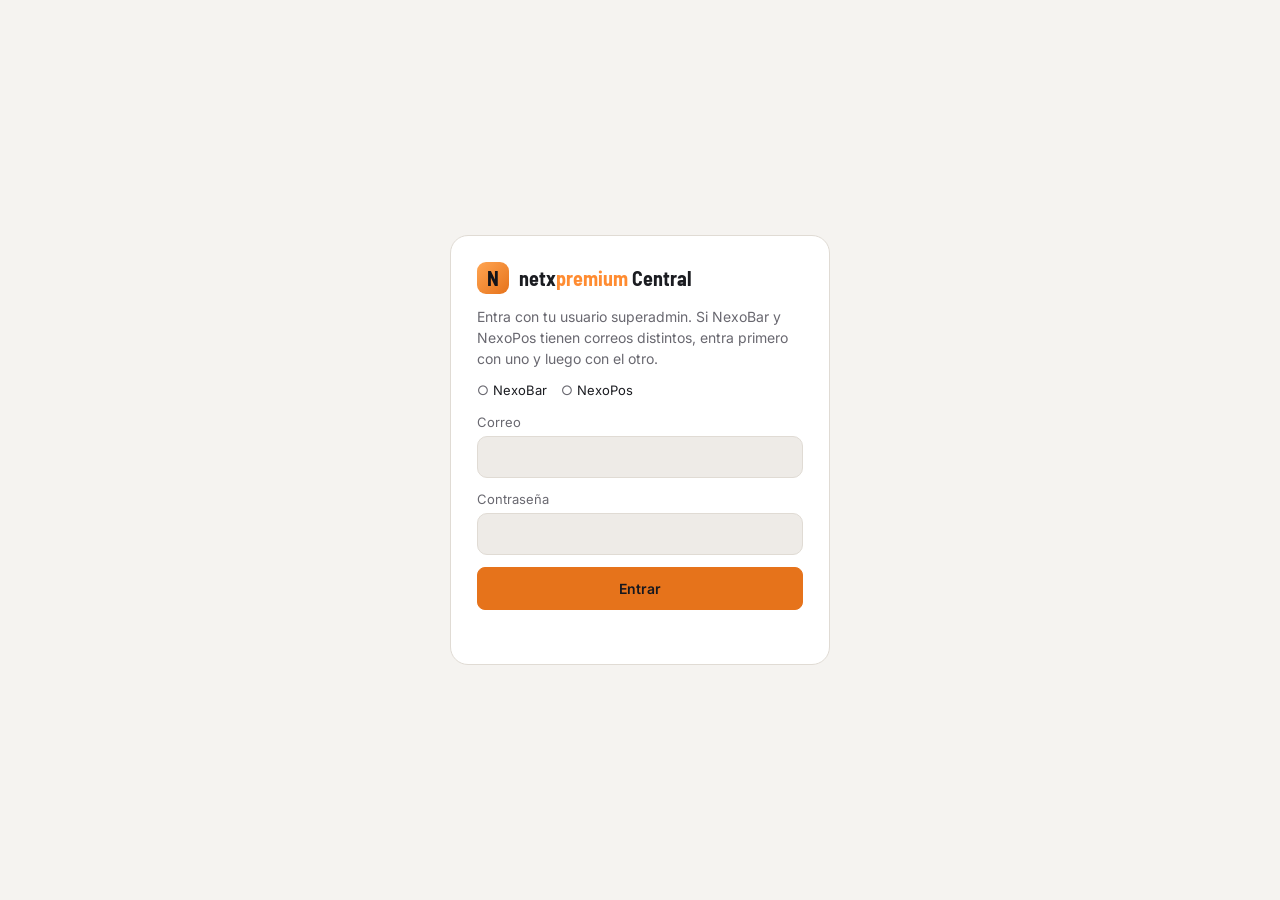
<file: central.html>
<!doctype html>
<html lang="es-CO">
<head>
<meta charset="utf-8">
<meta name="viewport" content="width=device-width, initial-scale=1, viewport-fit=cover">
<meta name="robots" content="noindex, nofollow">
<title>Netxpremium Central</title>
<link rel="stylesheet" href="https://fonts.googleapis.com/css2?family=Barlow+Semi+Condensed:wght@600;700&family=Inter:wght@400;500;600&display=swap">
<script defer src="/assets/vendor/supabase-2.117.3.min.js"></script>
<style>
:root {
  --bg: #F5F3F0; --surface: #FFFFFF; --surface-2: #EEEBE7; --line: #E0DBD4;
  --text: #1B1C21; --muted: #696870; --accent: #E6731B; --accent-soft: rgba(230,115,27,.12);
  --ink: #12141A; --ink-2: #1B1E26; --ink-text: #E9EAEE; --ink-muted: #8E93A0;
  --ok: #0E9F6E; --warn: #B7791F; --bad: #D03B3B; --bar: #E6731B; --pos: #2F6FDB; --retail: #8B5CF6;
  --font-display: "Barlow Semi Condensed", Bahnschrift, "Segoe UI", sans-serif;
  --font-ui: Inter, "Segoe UI", system-ui, sans-serif;
}
@media (prefers-color-scheme: dark) { :root:not([data-theme="light"]) {
  --bg: #181A20; --surface: #20232B; --surface-2: #282C37; --line: #323745; --text: #F3F4F6; --muted: #9CA3AF;
  --accent: #FF8C32; --accent-soft: rgba(255,140,50,.14); --ok: #10B981; --warn: #F59E0B; --bad: #EF4444;
  --bar: #FF8C32; --pos: #60A5FA; --retail: #A78BFA; color-scheme: dark } }
:root[data-theme="dark"] {
  --bg: #181A20; --surface: #20232B; --surface-2: #282C37; --line: #323745; --text: #F3F4F6; --muted: #9CA3AF;
  --accent: #FF8C32; --accent-soft: rgba(255,140,50,.14); --ok: #10B981; --warn: #F59E0B; --bad: #EF4444;
  --bar: #FF8C32; --pos: #60A5FA; --retail: #A78BFA; color-scheme: dark }
* { box-sizing: border-box }
html, body { margin: 0 }
body { background: var(--bg); color: var(--text); font: 14px/1.5 var(--font-ui) }
.app { display: grid; grid-template-columns: 220px minmax(0, 1fr); min-height: 100vh }
aside { background: var(--ink); color: var(--ink-text); padding: 20px 14px; display: flex; flex-direction: column; gap: 18px; position: sticky; top: 0; height: 100vh }
.marca { display: flex; align-items: center; gap: 10px; font-family: var(--font-display); font-size: 20px; font-weight: 700 }
.marca i { width: 32px; height: 32px; border-radius: 9px; background: linear-gradient(135deg, #FFA552, #E6731B); display: grid; place-items: center; font-style: normal; color: var(--ink) }
.marca span { color: #FF8C32 }
nav { display: grid; gap: 2px }
nav a { color: var(--ink-muted); text-decoration: none; padding: 8px 10px; border-radius: 9px; font-weight: 500 }
nav a.on, nav a:hover { background: var(--ink-2); color: var(--ink-text) }
.conexiones { margin-top: auto; display: grid; gap: 6px; font-size: 12px; color: var(--ink-muted) }
.conexiones div { display: flex; align-items: center; gap: 8px }
.punto { width: 8px; height: 8px; border-radius: 50%; flex: none }
main { padding-block: 22px 48px; padding-left: max(24px, env(safe-area-inset-left, 0px)); padding-right: max(24px, env(safe-area-inset-right, 0px)); display: grid; gap: 22px; align-content: start; min-width: 0 }
.borrador { background: var(--accent-soft); border: 1px dashed var(--accent); border-radius: 12px; padding: 10px 14px; font-size: 13px }
.cab { display: flex; justify-content: space-between; align-items: end; gap: 12px; flex-wrap: wrap }
h1 { font-family: var(--font-display); font-size: 30px; margin: 0; line-height: 1.1 }
h2 { font-family: var(--font-display); font-size: 21px; margin: 0 0 10px }
.muted { color: var(--muted) }
.kpis { display: grid; grid-template-columns: repeat(4, minmax(0, 1fr)); gap: 12px }
.kpi { background: var(--surface); border: 1px solid var(--line); border-radius: 14px; padding: 14px 16px; min-width: 0; color: var(--text); text-decoration: none; display: block }
a.kpi:hover { border-color: var(--accent) }
.panel { display: grid; gap: 22px; align-content: start; min-width: 0 }
nav a { display: flex; justify-content: space-between; align-items: center; gap: 8px }
.cuenta { background: var(--bad); color: #fff; font-size: 11px; font-weight: 700; border-radius: 999px; padding: 0 7px; line-height: 18px }
.kpi small { color: var(--muted); font-size: 12px; text-transform: uppercase; letter-spacing: .06em }
.kpi b { display: block; font-family: var(--font-display); font-size: 32px; font-variant-numeric: tabular-nums; line-height: 1.15 }
.kpi .det { font-size: 12px; color: var(--muted) }
.sistemas { display: grid; grid-template-columns: repeat(3, minmax(0, 1fr)); gap: 12px }
.sis { background: var(--surface); border: 1px solid var(--line); border-radius: 14px; padding: 14px 16px; display: grid; gap: 8px; border-top: 3px solid var(--c) }
.sis h3 { margin: 0; font-family: var(--font-display); font-size: 19px; display: flex; justify-content: space-between; align-items: center }
.sis dl { margin: 0; display: grid; grid-template-columns: 1fr auto; gap: 4px 12px; font-variant-numeric: tabular-nums }
.sis dt { color: var(--muted) } .sis dd { margin: 0; font-weight: 600; text-align: right }
.sis.pendiente { border-style: dashed; border-top-style: solid }
.pill { font-size: 11px; font-weight: 600; border-radius: 999px; padding: 2px 9px; border: 1px solid currentColor; white-space: nowrap; font-family: var(--font-ui) }
.dos { display: grid; grid-template-columns: 1.15fr 1fr; gap: 16px; align-items: start }
.bloque { background: var(--surface); border: 1px solid var(--line); border-radius: 14px; padding: 16px; min-width: 0 }
.fila { display: flex; justify-content: space-between; gap: 10px; padding: 9px 0; border-top: 1px solid var(--line); align-items: center }
.fila:first-of-type { border-top: 0 }
.fila .n { font-weight: 600 } .fila .s { font-size: 12px; color: var(--muted) }
.btn { font: inherit; font-size: 12px; font-weight: 600; border: 1px solid var(--line); background: var(--surface-2); color: var(--text); border-radius: 8px; padding: 5px 10px; cursor: pointer; white-space: nowrap }
.btn.pri { background: var(--accent); border-color: var(--accent); color: #16181F }
.sistema { font-size: 11px; font-weight: 700; border-radius: 6px; padding: 2px 7px; color: #fff; white-space: nowrap }
.s-bar { background: var(--bar); color: #16181F } .s-pos { background: var(--pos) } .s-retail { background: var(--retail) }
.ok { color: var(--ok) } .warn { color: var(--warn) } .bad { color: var(--bad) }
.filtros { display: flex; gap: 8px; flex-wrap: wrap; margin-bottom: 10px }
.filtros input, .filtros select { font: inherit; color: var(--text); background: var(--surface-2); border: 1px solid var(--line); border-radius: 9px; padding: 7px 10px; min-width: 0 }
.filtros input { flex: 1 1 200px }
.tabla { overflow-x: auto }
table { width: 100%; border-collapse: collapse; font-variant-numeric: tabular-nums; min-width: 760px }
th { text-align: left; font-size: 12px; color: var(--muted); font-weight: 600; text-transform: uppercase; letter-spacing: .05em; padding: 8px 10px; border-bottom: 1px solid var(--line) }
td { padding: 10px; border-bottom: 1px solid var(--line); vertical-align: middle }
td.num { text-align: right }
.embudo { display: grid; grid-template-columns: repeat(5, minmax(0, 1fr)); gap: 6px }
.etapa { background: var(--surface-2); border-radius: 10px; padding: 10px; text-align: center }
.etapa b { display: block; font-family: var(--font-display); font-size: 24px }
.etapa small { font-size: 11px; color: var(--muted) }
.barra { height: 8px; border-radius: 99px; background: var(--surface-2); overflow: hidden; margin-top: 6px }
.barra i { display: block; height: 100%; background: var(--accent); border-radius: 99px }
a:focus-visible, .btn:focus-visible { outline: 2px solid var(--pos); outline-offset: 2px }
@media (max-width: 900px) {
  .app { grid-template-columns: 1fr } aside { position: static; height: auto; flex-direction: row; flex-wrap: wrap; align-items: center; padding-left: max(16px, env(safe-area-inset-left, 0px)); padding-right: max(16px, env(safe-area-inset-right, 0px)) }
  nav { grid-auto-flow: column; overflow-x: auto } .conexiones { display: none }
  main { padding-left: max(16px, env(safe-area-inset-left, 0px)); padding-right: max(16px, env(safe-area-inset-right, 0px)) }
  .kpis { grid-template-columns: repeat(2, minmax(0, 1fr)) } .sistemas, .dos { grid-template-columns: 1fr }
  .embudo { grid-template-columns: repeat(3, minmax(0, 1fr)) }
}

[hidden] { display: none !important }
.login { min-height: 100vh; display: grid; place-items: center; padding: 24px max(16px, env(safe-area-inset-left, 0px)) }
.login form { width: min(380px, 100%); background: var(--surface); border: 1px solid var(--line); border-radius: 18px; padding: 26px; display: grid; gap: 12px }
.login label { display: grid; gap: 4px; font-size: 13px; color: var(--muted) }
.login input { font: inherit; color: var(--text); background: var(--surface-2); border: 1px solid var(--line); border-radius: 10px; padding: 10px 12px }
.login .btn { padding: 10px; font-size: 14px }
.error { color: var(--bad); font-size: 13px; min-height: 1.2em }
.vacio { color: var(--muted); padding: 10px 0 }
.acciones { display: flex; gap: 6px; flex-wrap: wrap }
.btn.peligro { color: var(--bad); border-color: color-mix(in srgb, var(--bad) 40%, transparent) }
.btn:disabled { opacity: .5; cursor: wait }
dialog { border: 1px solid var(--line); border-radius: 18px; background: var(--surface); color: var(--text); padding: 0; width: min(460px, calc(100vw - 32px)) }
dialog::backdrop { background: rgba(0,0,0,.55) }
dialog form { padding: 22px; display: grid; gap: 12px }
dialog h3 { margin: 0; font-family: var(--font-display); font-size: 22px }
dialog label { display: grid; gap: 4px; font-size: 13px; color: var(--muted) }
dialog input, dialog select, dialog textarea { font: inherit; color: var(--text); background: var(--surface-2); border: 1px solid var(--line); border-radius: 10px; padding: 9px 11px; width: 100%; min-width: 0 }
dialog .pie { display: flex; gap: 8px; justify-content: flex-end; flex-wrap: wrap }
dialog .dos-col { display: grid; grid-template-columns: 1fr 1fr; gap: 10px }
dialog textarea { min-height: 170px; font-family: ui-monospace, Consolas, monospace; font-size: 13px }
.toast { position: fixed; left: 50%; transform: translateX(-50%); bottom: calc(18px + env(safe-area-inset-bottom, 0px)); background: var(--text); color: var(--bg); padding: 9px 18px; border-radius: 999px; font-weight: 600; z-index: 50 }
.prospecto { border-top: 1px solid var(--line); padding: 12px 0; display: grid; gap: 8px }
.prospecto:first-child { border-top: 0 }
.prospecto .top { display: flex; justify-content: space-between; gap: 10px; flex-wrap: wrap; align-items: flex-start }
.prospecto .ctl { display: grid; grid-template-columns: 1fr 1fr 1fr 2fr; gap: 8px }
.prospecto .ctl select, .prospecto .ctl input { font: inherit; font-size: 13px; color: var(--text); background: var(--surface-2); border: 1px solid var(--line); border-radius: 8px; padding: 6px 8px; width: 100%; min-width: 0 }
.chip { font-size: 11px; font-weight: 600; border-radius: 999px; padding: 1px 8px; border: 1px solid currentColor; white-space: nowrap }
.etapa.click { cursor: pointer; border: 1px solid transparent; font: inherit; color: var(--text) }
.etapa.click[aria-pressed="true"] { border-color: var(--accent); background: var(--accent-soft) }
@media (max-width: 700px) { .prospecto .ctl { grid-template-columns: 1fr 1fr } .prospecto .ctl input.notas { grid-column: 1 / -1 } }
.salir { background: none; border: 1px solid #2c303b; color: var(--ink-muted); border-radius: 8px; padding: 6px 10px; font: inherit; font-size: 12px; cursor: pointer }
</style>
</head>
<body>

<div class="login" id="vista-login">
  <form id="form-login">
    <div class="marca" style="color:var(--text)"><i>N</i><b style="font-weight:700">netx<span>premium</span> Central</b></div>
    <p class="muted" style="margin:0">Entra con tu usuario superadmin. Si NexoBar y NexoPos tienen correos distintos, entra primero con uno y luego con el otro.</p>
    <div id="estado-login" style="display:flex; gap:14px; font-size:13px"></div>
    <label>Correo<input id="correo" type="email" autocomplete="username" required></label>
    <label>Contraseña<input id="clave" type="password" autocomplete="current-password" required></label>
    <button class="btn pri" type="submit" id="btn-entrar">Entrar</button>
    <div class="error" id="error-login" role="alert"></div>
    <button class="btn" type="button" id="btn-continuar" hidden>Continuar</button>
  </form>
</div>

<div class="app" id="vista-app" hidden>
  <aside>
    <div class="marca"><i>N</i><b style="font-weight:700">netx<span>premium</span></b></div>
    <nav aria-label="Secciones">
      <a href="#resumen" data-tab="resumen">Resumen</a>
      <a href="#atencion" data-tab="atencion">Requieren atención <span class="cuenta" id="cuenta-atencion" hidden></span></a>
      <a href="#clientes" data-tab="clientes">Clientes</a>
      <a href="#ventas" data-tab="ventas">Ventas</a>
      <a href="#pagos" data-tab="pagos">Pagos</a>
    </nav>
    <div class="conexiones" aria-label="Conexiones" id="conexiones"></div>
    <button class="salir" id="btn-salir" type="button">Cerrar sesión</button>
  </aside>

  <main>
    <div class="panel" data-panel="resumen">
      <section class="cab">
        <div><h1 id="saludo">Resumen</h1><p class="muted" style="margin:2px 0 0" id="fecha-hoy"></p></div>
        <div style="display:flex; gap:8px; flex-wrap:wrap"><button class="btn" id="btn-actualizar" type="button">Actualizar</button><button class="btn pri" type="button" data-nuevo>+ Nuevo negocio</button></div>
      </section>
      <div class="kpis">
        <a class="kpi" href="#clientes"><small>Clientes activos</small><b id="k-activos">—</b><span class="det" id="k-activos-det"></span></a>
        <a class="kpi" href="#pagos"><small>Ingresos del mes</small><b id="k-ingresos">—</b><span class="det" id="k-ingresos-det"></span></a>
        <a class="kpi" href="#atencion"><small>Vencen en 7 días</small><b class="warn" id="k-vencen">—</b><span class="det" id="k-vencen-det"></span></a>
        <a class="kpi" href="#atencion"><small>Suspendidos o vencidos</small><b class="bad" id="k-suspendidos">—</b><span class="det">Hay que renovar o dar de baja</span></a>
      </div>
      <div class="sistemas" id="sistemas"></div>
    </div>

    <div class="panel" data-panel="atencion" hidden>
      <section class="bloque"><h2>Requieren atención</h2><div id="lista-atencion"></div></section>
    </div>

    <section class="bloque panel" data-panel="clientes" hidden>
      <div style="display:flex; justify-content:space-between; gap:10px; flex-wrap:wrap; align-items:center"><h2>Clientes de todos los sistemas</h2><button class="btn pri" type="button" data-nuevo>+ Nuevo negocio</button></div>
      <div class="filtros">
        <input type="search" id="f-buscar" placeholder="Buscar negocio o ID" aria-label="Buscar negocio">
        <select id="f-sistema" aria-label="Sistema"><option value="">Todos los sistemas</option><option>NexoBar</option><option>NexoPos</option></select>
        <select id="f-estado" aria-label="Estado"><option value="">Todos los estados</option><option value="activo">Activos</option><option value="vence">Por vencer (7 días)</option><option value="suspendido">Suspendidos o vencidos</option></select>
      </div>
      <div class="tabla"><table><thead><tr><th>Negocio</th><th>Sistema</th><th>Plan</th><th>Vence</th><th class="num">Ventas</th><th class="num">Productos</th><th>Contacto</th><th>Acciones</th></tr></thead><tbody id="tabla-clientes"></tbody></table></div>
    </section>

    <div class="panel" data-panel="ventas" hidden>
      <section class="bloque">
        <h2>Ventas del mes</h2>
        <div class="embudo" id="embudo-ventas"></div>
        <div style="margin-top:14px" id="ventas-detalle"></div>
      </section>
      <section class="bloque">
        <div style="display:flex; justify-content:space-between; gap:10px; flex-wrap:wrap; align-items:center"><h2>Prospectos</h2><button class="btn pri" type="button" id="btn-nuevo-prospecto">+ Prospecto</button></div>
        <div class="embudo" id="embudo-prospectos" style="grid-template-columns:repeat(6, minmax(0,1fr))"></div>
        <p class="muted" id="competencia" style="margin:10px 0 0; font-size:13px"></p>
        <div class="filtros" style="margin-top:12px">
          <select id="p-vista" aria-label="Vista"><option value="hoy">Para hoy</option><option value="todos">Todos</option></select>
          <input type="search" id="p-buscar" placeholder="Buscar bar, barrio o teléfono" aria-label="Buscar prospecto">
          <select id="p-ciudad" aria-label="Ciudad"><option value="">Todas las ciudades</option></select>
          <select id="p-prioridad" aria-label="Prioridad"><option value="">Toda prioridad</option><option>Alta</option><option>Media</option><option>Baja</option></select>
        </div>
        <div id="lista-prospectos"></div>
      </section>
      <section class="bloque">
        <h2>Guion rápido</h2>
        <p style="margin:0 0 6px"><b>Oferta: un mes gratis en su propia cuenta + su catálogo cargado.</b> Cuando acepte: pídele la foto de su carta o lista de precios, crea su cuenta con «+ Nuevo negocio» (<b>30 días</b>, plan Pro) y súbele el catálogo con el importador de Excel de la caja (Productos → «Importar Productos»; la plantilla sale de «Descargar Plantilla»). Pásale la foto a Claude y te arma el Excel con el formato del importador. Un bar que ya tiene su carta cargada empieza a usarlo el mismo día.</p>
        <p style="margin:0 0 6px"><b>Durante el mes:</b> día 3 «¿cómo te fue el fin de semana?» · día 15 muéstrale su propio reporte de ventas · día 25 recuérdale que vence y que si renueva antes queda con precio fundador. Pon esas fechas en «Próxima acción».</p>
        <p style="margin:0 0 6px"><b>Para pagar:</b> en netxpremium.com/nexobar con el <b>mismo correo</b> de su cuenta: se renueva la misma, sin perder nada, y los días que le queden se suman.</p>
        <p class="muted" style="margin:0">No envíes más de 20 a 30 mensajes nuevos al día desde tu WhatsApp, para evitar bloqueos.</p>
      </section>
    </div>

    <section class="bloque panel" data-panel="pagos" hidden>
      <h2>Últimos pagos</h2>
      <div class="tabla"><table><thead><tr><th>Fecha</th><th>Negocio</th><th>Sistema</th><th>Plan</th><th class="num">Valor</th><th>Estado</th></tr></thead><tbody id="tabla-pagos"></tbody></table></div>
    </section>
  </main>
</div>

<dialog id="dlg-nuevo" aria-labelledby="dlg-nuevo-t">
  <form id="form-nuevo" method="dialog">
    <h3 id="dlg-nuevo-t">Nuevo negocio</h3>
    <label>Sistema<select id="n-sistema"><option>NexoBar</option><option>NexoPos</option></select></label>
    <label>Nombre del negocio<input id="n-nombre" required autocomplete="off"></label>
    <label>ID del negocio<input id="n-id" required pattern="[a-z0-9_]{3,40}" autocomplete="off"></label>
    <label>Correo de la terminal<input id="n-correo" type="email" required autocomplete="off"></label>
    <label>Contraseña temporal<span style="display:flex; gap:6px"><input id="n-clave" required minlength="8" autocomplete="off"><button class="btn" type="button" id="n-generar">Otra</button></span></label>
    <div class="dos-col">
      <label>Plan<select id="n-plan"><option value="pro">Pro</option><option value="basico">Básico</option></select></label>
      <label>Días de vigencia<input id="n-dias" type="number" min="1" max="3650" value="30" required></label>
    </div>
    <p class="muted" style="margin:0; font-size:12px">El cliente deberá cambiar la contraseña la primera vez que vincule su caja.</p>
    <div class="error" id="n-error" role="alert"></div>
    <div class="pie"><button class="btn" type="button" data-cerrar>Cancelar</button><button class="btn pri" type="submit" id="n-crear">Crear negocio</button></div>
  </form>
</dialog>

<dialog id="dlg-creado" aria-labelledby="dlg-creado-t">
  <form method="dialog">
    <h3 id="dlg-creado-t">Negocio creado</h3>
    <p class="muted" style="margin:0">Envía estos datos al cliente por WhatsApp. La contraseña no se vuelve a mostrar.</p>
    <textarea id="creado-texto" readonly></textarea>
    <div class="pie"><button class="btn" type="button" id="btn-copiar-creado">Copiar</button><button class="btn pri" type="submit">Listo</button></div>
  </form>
</dialog>

<dialog id="dlg-confirmar" aria-labelledby="dlg-confirmar-t">
  <form id="form-confirmar" method="dialog">
    <h3 id="dlg-confirmar-t">Confirmar</h3>
    <p id="confirmar-texto" style="margin:0"></p>
    <label id="confirmar-id-label" hidden>Escribe el ID <b id="confirmar-id"></b> para confirmar<input id="confirmar-input" autocomplete="off"></label>
    <div class="error" id="confirmar-error" role="alert"></div>
    <div class="pie"><button class="btn" type="button" data-cerrar>Cancelar</button><button class="btn pri" type="submit" id="confirmar-ok">Confirmar</button></div>
  </form>
</dialog>
<dialog id="dlg-prospecto" aria-labelledby="dlg-prospecto-t">
  <form id="form-prospecto" method="dialog">
    <h3 id="dlg-prospecto-t">Nuevo prospecto</h3>
    <label>Nombre del negocio<input id="pr-nombre" required autocomplete="off"></label>
    <div class="dos-col">
      <label>Ciudad<input id="pr-ciudad" required value="Ibagué" autocomplete="off"></label>
      <label>Teléfono<input id="pr-telefono" inputmode="numeric" autocomplete="off"></label>
    </div>
    <label>Dirección o barrio<input id="pr-direccion" autocomplete="off"></label>
    <div class="dos-col">
      <label>Producto<select id="pr-producto"><option>NexoBar</option><option>NexoPos</option><option>Nexo Retail</option></select></label>
      <label>Prioridad<select id="pr-prioridad"><option>Alta</option><option selected>Media</option><option>Baja</option></select></label>
    </div>
    <label>Notas<input id="pr-notas" autocomplete="off" placeholder="Cómo lo conociste, a quién preguntar…"></label>
    <div class="error" id="pr-error" role="alert"></div>
    <div class="pie"><button class="btn" type="button" data-cerrar>Cancelar</button><button class="btn pri" type="submit">Guardar</button></div>
  </form>
</dialog>
<div class="toast" id="toast" role="status" aria-live="polite" hidden></div>

<script>
// Netxpremium Central (fase 2): reúne y administra los negocios y pagos de NexoBar y NexoPos: reúne los negocios y pagos de NexoBar y NexoPos.
// Cada sistema sigue en su propio proyecto de Supabase; aquí se inicia sesión de superadmin en cada uno y se leen
// las mismas funciones que usan sus paneles (admin_get_all_negocios) y la tabla compras (política superadmin).
const SISTEMAS = [
  { id: 'NexoBar', clase: 's-bar', url: 'https://fthjtbhxqqzqpyhtynaa.supabase.co', key: 'sb_publishable_qg2FVUMhBsIshhIRCOGISg_vLF1PLuy', panel: 'https://nexobar.netxpremium.com/admin.html', compra: 'https://netxpremium.com/nexobar', color: 'var(--bar)' },
  { id: 'NexoPos', clase: 's-pos', url: 'https://voesyutyotonbktndrum.supabase.co', key: 'sb_publishable_FCYyjpjy8SOBzQkEcYAfjA_N6hzP3bh', panel: 'https://nexopos.netxpremium.com/admin.html', compra: 'https://netxpremium.com/nexopos', color: 'var(--pos)' },
];
const ZONA = 'America/Bogota';
const $ = s => document.querySelector(s);
const esc = s => String(s ?? '').replace(/[&<>"']/g, c => ({ '&': '&amp;', '<': '&lt;', '>': '&gt;', '"': '&quot;', "'": '&#39;' }[c]));
const pesos = n => '$' + Math.round(Number(n) || 0).toLocaleString('es-CO');
const fFecha = new Intl.DateTimeFormat('es-CO', { timeZone: ZONA, day: 'numeric', month: 'short', year: 'numeric' });
const fFechaHora = new Intl.DateTimeFormat('es-CO', { timeZone: ZONA, day: 'numeric', month: 'short', hour: 'numeric', minute: '2-digit' });
const planNombre = p => ({ basico: 'Básico', pro: 'Pro', prueba: 'Prueba' }[String(p || '').toLowerCase().replace(/_anual$/, '')] || p || '—');

let datos = { negocios: [], compras: [], estado: {}, prospectos: [] };
const clientes = {};

function cliente(s) {
  if (!clientes[s.id]) {
    let storage; try { storage = sessionStorage; } catch { storage = undefined; }
    clientes[s.id] = window.supabase.createClient(s.url, s.key, { auth: { persistSession: true, autoRefreshToken: true, detectSessionInUrl: false, storageKey: 'netx-central-' + s.id.toLowerCase(), ...(storage ? { storage } : {}) } });
  }
  return clientes[s.id];
}
const esSuperadmin = u => u?.app_metadata?.role === 'superadmin';

// ---------- Sesión ----------
// Solo intenta los sistemas que aún no tienen sesión: cada uno puede tener su propio correo de superadmin.
async function entrar(correo, clave) {
  const conectados = await sesionesActivas();
  const res = await Promise.all(SISTEMAS.filter(s => !conectados.includes(s.id)).map(async s => {
    const { data, error } = await cliente(s).auth.signInWithPassword({ email: correo, password: clave });
    if (error) return { s, ok: false, motivo: error.message === 'Invalid login credentials' ? 'correo o contraseña no válidos' : error.message };
    if (!esSuperadmin(data.user)) { await cliente(s).auth.signOut(); return { s, ok: false, motivo: 'la cuenta no es superadmin' }; }
    return { s, ok: true };
  }));
  return res;
}
async function sesionesActivas() {
  const res = await Promise.all(SISTEMAS.map(async s => { const { data } = await cliente(s).auth.getSession(); return esSuperadmin(data.session?.user) ? s.id : null; }));
  return res.filter(Boolean);
}

// ---------- Datos ----------
async function cargar() {
  $('#btn-actualizar').disabled = true;
  const negocios = [], compras = [], estado = {};
  await Promise.all(SISTEMAS.map(async s => {
    const sb = cliente(s);
    const { data: sesion } = await sb.auth.getSession();
    if (!esSuperadmin(sesion.session?.user)) { estado[s.id] = 'Sin sesión'; return; }
    const [neg, com] = await Promise.all([
      sb.rpc('admin_get_all_negocios'),
      sb.from('compras').select('*').order('created_at', { ascending: false }).limit(500),
    ]);
    if (neg.error) { estado[s.id] = 'Error: ' + neg.error.message; return; }
    estado[s.id] = com.error ? 'Conectado (sin acceso a pagos)' : 'Conectado';
    (neg.data || []).forEach(n => negocios.push({ ...n, sistema: s.id }));
    (com.data || []).forEach(c => compras.push({ ...c, sistema: s.id }));
  }));
  // CRM: la tabla prospectos vive en el proyecto de NexoBar (el proyecto «central»)
  let prospectos = [];
  if (estado.NexoBar?.startsWith('Conectado')) {
    const { data, error } = await cliente(SISTEMAS[0]).from('prospectos').select('*').order('nombre').limit(2000);
    if (!error) prospectos = data || [];
  }
  datos = { negocios, compras, estado, prospectos };
  await enlazarClientes();
  pintar();
  $('#btn-actualizar').disabled = false;
}

// ---------- Cálculos ----------
const DIA = 86400000;
function diasPara(fecha) { if (!fecha) return null; const t = new Date(fecha).getTime(); return Number.isNaN(t) ? null : Math.ceil((t - Date.now()) / DIA); }
function estadoNegocio(n) {
  const d = diasPara(n.fecha_vencimiento);
  if (n.activo === false) return { clave: 'suspendido', texto: 'Suspendido', tono: 'bad' };
  if (d !== null && d < 0) return { clave: 'suspendido', texto: `Vencido hace ${-d} d`, tono: 'bad' };
  if (d !== null && d <= 7) return { clave: 'vence', texto: d === 0 ? 'Vence hoy' : `Vence en ${d} d`, tono: 'warn' };
  return { clave: 'activo', texto: d === null ? 'Sin fecha' : `En ${d} días`, tono: 'ok' };
}
function inicioMes() { const p = new Intl.DateTimeFormat('en-CA', { timeZone: ZONA, year: 'numeric', month: '2-digit' }).format(new Date()); return new Date(p + '-01T00:00:00-05:00').getTime(); }
const pagada = c => ['pagado', 'entregado'].includes(c.estado) && !c.duplicado_de;
function contactoDe(n) { return datos.compras.find(c => c.sistema === n.sistema && c.negocio_id === n.id && c.telefono) || null; }
function waRecordatorio(n) {
  const c = contactoDe(n); if (!c?.telefono) return '';
  const s = SISTEMAS.find(x => x.id === n.sistema);
  const fecha = n.fecha_vencimiento ? fFecha.format(new Date(n.fecha_vencimiento)) : '';
  const txt = `Hola ${c.responsable ? c.responsable.split(' ')[0] : ''}, le escribe Andrés de Netxpremium. El plan ${planNombre(n.plan)} de ${n.sistema} de ${n.nombre} vence el ${fecha}. Puede renovarlo aquí con el mismo correo (${c.email}): ${s.compra} ¡Gracias por confiar en nosotros!`;
  return `https://wa.me/57${c.telefono}?text=${encodeURIComponent(txt)}`;
}

// ---------- Pintar ----------
function pintar() {
  const { negocios, compras, estado } = datos;
  // Conexiones
  $('#conexiones').innerHTML = SISTEMAS.map(s => `<div><span class="punto" style="background:${estado[s.id]?.startsWith('Conectado') ? 'var(--ok)' : 'var(--bad)'}"></span>${s.id} · ${esc(estado[s.id] || '…')}${estado[s.id] === 'Sin sesión' ? ' <button class="salir" data-conectar type="button">Conectar</button>' : ''}</div>`).join('') + '<div><span class="punto" style="background:var(--ink-muted)"></span>Nexo Retail · sin base</div>';
  $('#fecha-hoy').textContent = new Intl.DateTimeFormat('es-CO', { timeZone: ZONA, weekday: 'long', day: 'numeric', month: 'long' }).format(new Date()) + ' · todos tus sistemas en un solo lugar';

  const conEstado = negocios.map(n => ({ ...n, est: estadoNegocio(n) }));
  const activos = conEstado.filter(n => n.est.clave !== 'suspendido');
  const vencen = conEstado.filter(n => n.est.clave === 'vence');
  const suspendidos = conEstado.filter(n => n.est.clave === 'suspendido');
  const desde = inicioMes();
  const delMes = compras.filter(c => pagada(c) && new Date(c.pagado_at || c.created_at).getTime() >= desde);
  const porSis = id => activos.filter(n => n.sistema === id).length;

  $('#k-activos').textContent = activos.length;
  $('#k-activos-det').textContent = SISTEMAS.map(s => `${porSis(s.id)} ${s.id}`).join(' · ');
  $('#k-ingresos').textContent = pesos(delMes.reduce((a, c) => a + (c.monto_cop || 0), 0));
  $('#k-ingresos-det').textContent = `${delMes.length} pago${delMes.length === 1 ? '' : 's'} por Wompi`;
  $('#k-vencen').textContent = vencen.length;
  $('#k-vencen-det').textContent = vencen.length ? 'Toca recordarles la renovación' : 'Nadie vence esta semana';
  $('#k-suspendidos').textContent = suspendidos.length;

  // Tarjetas por sistema
  $('#sistemas').innerHTML = SISTEMAS.map(s => {
    const ns = conEstado.filter(n => n.sistema === s.id), act = ns.filter(n => n.est.clave !== 'suspendido');
    const cs = delMes.filter(c => c.sistema === s.id);
    const fundadores = new Set(compras.filter(c => c.sistema === s.id && c.precio_fundador && pagada(c)).map(c => c.email)).size;
    const ok = estado[s.id]?.startsWith('Conectado');
    return `<article class="sis" style="--c:${s.color}">
      <h3>${s.id} <span class="pill ${ok ? 'ok' : 'bad'}">${ok ? 'En línea' : 'Sin conexión'}</span></h3>
      <dl><dt>Activos</dt><dd>${act.length} de ${ns.length}</dd>
      <dt>Plan Básico / Pro</dt><dd>${act.filter(n => planNombre(n.plan) === 'Básico').length} / ${act.filter(n => planNombre(n.plan) === 'Pro').length}</dd>
      ${s.id === 'NexoBar' ? `<dt>Precio fundador</dt><dd>${fundadores} de 20 cupos</dd>` : ''}
      <dt>Pagos del mes</dt><dd>${pesos(cs.reduce((a, c) => a + (c.monto_cop || 0), 0))}</dd></dl>
      <a class="btn" href="${s.panel}" target="_blank" rel="noopener" style="justify-self:start; text-decoration:none">Abrir panel de ${s.id}</a>
    </article>`;
  }).join('') + `<article class="sis pendiente" style="--c:var(--retail)"><h3>Nexo Retail <span class="pill" style="color:var(--muted)">Sin base de datos</span></h3><p class="muted" style="margin:0">Aparecerá aquí cuando tenga su proyecto de Supabase (requiere el plan Pro).</p></article>`;

  // Atención
  const fallidas = compras.filter(c => c.estado === 'pagado' && c.provision_error && !c.duplicado_de);
  const items = [
    ...fallidas.map(c => ({ orden: -1, html: `<div class="fila"><div><div class="n">Pago sin entregar <span class="sistema ${SISTEMAS.find(s => s.id === c.sistema).clase}">${c.sistema}</span></div><div class="s bad">${esc(c.referencia)} · ${esc(c.comercio)} · ${esc(c.provision_error)}</div></div><a class="btn" href="${SISTEMAS.find(s => s.id === c.sistema).panel}" target="_blank" rel="noopener" style="text-decoration:none">Abrir panel</a></div>` })),
    ...[...vencen, ...suspendidos].map(n => {
      const wa = waRecordatorio(n);
      return { orden: diasPara(n.fecha_vencimiento) ?? 0, html: `<div class="fila"><div><div class="n">${esc(n.nombre)} <span class="sistema ${SISTEMAS.find(s => s.id === n.sistema).clase}">${n.sistema}</span></div><div class="s ${n.est.tono}">${esc(n.est.texto)} · ${esc(planNombre(n.plan))}</div></div>${wa ? `<a class="btn" href="${wa}" target="_blank" rel="noopener" style="text-decoration:none">Recordar por WhatsApp</a>` : '<span class="s">Sin teléfono</span>'}</div>` };
    }),
  ].sort((a, b) => a.orden - b.orden);
  $('#lista-atencion').innerHTML = items.map(i => i.html).join('') || '<p class="vacio">Todo en orden: nadie vence esta semana y no hay pagos con problemas.</p>';
  const pendientesHoy = datos.prospectos.filter(prospectoParaHoy);
  if (pendientesHoy.length) {
    $('#lista-atencion').insertAdjacentHTML('afterbegin', `<div class="fila"><div><div class="n">Prospectos para contactar hoy</div><div class="s warn">${pendientesHoy.length} entre seguimientos y prioridad alta sin contactar</div></div><a class="btn" href="#ventas" style="text-decoration:none">Ver en Ventas</a></div>`);
    $('#lista-atencion .vacio')?.remove();
  }
  const total = items.length + (pendientesHoy.length ? 1 : 0);
  const cuenta = $('#cuenta-atencion'); cuenta.hidden = !total; cuenta.textContent = total;
  pintarProspectos();

  pintarClientes();

  // Ventas del mes
  const nuevos = delMes.filter(c => !c.es_renovacion).length, renov = delMes.filter(c => c.es_renovacion).length;
  const iniciadas = compras.filter(c => new Date(c.created_at).getTime() >= desde && !c.duplicado_de);
  const abandonadas = iniciadas.filter(c => c.estado === 'pendiente').length;
  $('#embudo-ventas').innerHTML = [['Compras iniciadas', iniciadas.length], ['Pagadas', delMes.length], ['Clientes nuevos', nuevos], ['Renovaciones', renov], ['Sin terminar', abandonadas]]
    .map(([t, v]) => `<div class="etapa"><b>${v}</b><small>${t}</small></div>`).join('');
  const meta = 10;
  $('#ventas-detalle').innerHTML = `<div class="fila"><div style="flex:1"><div class="n">Meta del mes: ${meta} clientes nuevos</div><div class="barra"><i style="width:${Math.min(100, nuevos / meta * 100)}%"></i></div><div class="s">${nuevos} de ${meta}</div></div></div>
    <div class="fila"><div><div class="n">Compras sin terminar</div><div class="s">${abandonadas} personas llenaron el formulario y no pagaron este mes: vale la pena escribirles.</div></div></div>`;

  // Pagos
  const ultimos = compras.filter(c => !c.duplicado_de && c.estado !== 'pendiente').slice().sort((a, b) => new Date(b.pagado_at || b.created_at) - new Date(a.pagado_at || a.created_at)).slice(0, 60);
  $('#tabla-pagos').innerHTML = ultimos.map(c => {
    const s = SISTEMAS.find(x => x.id === c.sistema);
    const tono = c.estado === 'entregado' ? 'ok' : c.estado === 'pagado' ? (c.provision_error ? 'bad' : 'warn') : 'bad';
    const txt = c.estado === 'entregado' ? `Entregado${c.es_renovacion ? ' (renovación)' : ''}` : c.estado === 'pagado' ? (c.provision_error ? 'Pagado · falló la creación' : 'Pagado') : esc(c.estado);
    return `<tr><td>${fFechaHora.format(new Date(c.pagado_at || c.created_at))}</td><td>${esc(c.comercio)}</td><td><span class="sistema ${s.clase}">${s.id}</span></td><td>${esc(planNombre(c.plan_id))}${c.plan_id?.endsWith('_anual') ? ' anual' : ' mensual'}${c.precio_fundador ? ' · fundador' : ''}</td><td class="num">${pesos(c.monto_cop)}</td><td class="${tono}">${txt}</td></tr>`;
  }).join('') || '<tr><td colspan="6" class="vacio">Todavía no hay pagos registrados.</td></tr>';
}

function pintarClientes() {
  const q = $('#f-buscar').value.trim().toLowerCase(), sis = $('#f-sistema').value, est = $('#f-estado').value;
  const filas = datos.negocios.map(n => ({ ...n, est: estadoNegocio(n) }))
    .filter(n => (!sis || n.sistema === sis) && (!est || n.est.clave === est) && (!q || `${n.nombre} ${n.id}`.toLowerCase().includes(q)))
    .sort((a, b) => (diasPara(a.fecha_vencimiento) ?? 9999) - (diasPara(b.fecha_vencimiento) ?? 9999));
  $('#tabla-clientes').innerHTML = filas.map(n => {
    const s = SISTEMAS.find(x => x.id === n.sistema), c = contactoDe(n), wa = waRecordatorio(n);
    return `<tr><td><b>${esc(n.nombre)}</b><div class="muted" style="font-size:12px">${esc(n.id)}</div></td><td><span class="sistema ${s.clase}">${s.id}</span></td><td>${esc(planNombre(n.plan))}</td><td class="${n.est.tono}">${esc(n.est.texto)}</td><td class="num">${(Number(n.total_ventas) || 0).toLocaleString('es-CO')}</td><td class="num">${(Number(n.total_productos) || 0).toLocaleString('es-CO')}</td><td>${c ? `<span style="user-select:all">${esc(c.telefono)}</span>${wa ? ` · <a href="${wa}" target="_blank" rel="noopener">WhatsApp</a>` : ''}` : '<span class="muted">—</span>'}</td>
      <td><div class="acciones" data-sis="${esc(n.sistema)}" data-id="${esc(n.id)}">
        <button class="btn" type="button" data-accion="extender">+30 días</button>
        <button class="btn" type="button" data-accion="plan">→ ${planNombre(n.plan) === 'Básico' ? 'Pro' : 'Básico'}</button>
        <button class="btn" type="button" data-accion="estado">${n.activo === false ? 'Reactivar' : 'Suspender'}</button>
        <button class="btn peligro" type="button" data-accion="eliminar">Eliminar</button>
      </div></td></tr>`;
  }).join('') || '<tr><td colspan="8" class="vacio">Ningún negocio coincide con los filtros.</td></tr>';
}

// ---------- Acciones (las mismas funciones que usaban los paneles de cada sistema) ----------
const DIAS_EXTENDER = 30;
const sistemaPor = id => SISTEMAS.find(s => s.id === id);
function toast(t) { const el = $('#toast'); el.textContent = t; el.hidden = false; clearTimeout(toast.t); toast.t = setTimeout(() => { el.hidden = true; }, 2600); }

// Confirmación en página: resuelve true/false. Con `escribirId`, exige teclear el ID (borrado definitivo).
function confirmar({ titulo, texto, boton = 'Confirmar', peligro = false, escribirId = '' }) {
  return new Promise(resolve => {
    const d = $('#dlg-confirmar');
    $('#dlg-confirmar-t').textContent = titulo; $('#confirmar-texto').textContent = texto;
    $('#confirmar-ok').textContent = boton; $('#confirmar-ok').className = 'btn ' + (peligro ? 'peligro' : 'pri');
    $('#confirmar-id-label').hidden = !escribirId; $('#confirmar-id').textContent = escribirId; $('#confirmar-input').value = ''; $('#confirmar-error').textContent = '';
    const alEnviar = e => {
      e.preventDefault();
      if (escribirId && $('#confirmar-input').value.trim() !== escribirId) { $('#confirmar-error').textContent = 'El ID escrito no coincide.'; return; }
      terminar(true);
    };
    const alCerrar = () => terminar(false);
    function terminar(v) { $('#form-confirmar').removeEventListener('submit', alEnviar); d.removeEventListener('close', alCerrar); if (d.open) d.close(); resolve(v); }
    $('#form-confirmar').addEventListener('submit', alEnviar); d.addEventListener('close', alCerrar);
    d.showModal(); (escribirId ? $('#confirmar-input') : $('#confirmar-ok')).focus();
  });
}

async function accionNegocio(sisId, id, accion, boton) {
  const s = sistemaPor(sisId), n = datos.negocios.find(x => x.sistema === sisId && x.id === id); if (!s || !n) return;
  const nombre = n.nombre || n.id, sb = cliente(s);
  const base = { p_negocio_id: String(n.id), p_activo: n.activo !== false, p_plan: n.plan || null, p_extender_dias: 0 };
  let params = null, texto = '';
  if (accion === 'extender') { params = { ...base, p_activo: true, p_extender_dias: DIAS_EXTENDER }; texto = `Se suman ${DIAS_EXTENDER} días a «${nombre}» (${s.id})${n.activo === false ? ' y se reactiva' : ''}.`; }
  if (accion === 'plan') { const nuevo = planNombre(n.plan) === 'Básico' ? 'pro' : 'basico'; params = { ...base, p_plan: nuevo }; texto = `«${nombre}» pasa al plan ${planNombre(nuevo)}.${nuevo === 'basico' ? ' Quedará con 10 mesas, 2 usuarios y sin reportes avanzados.' : ''}`; }
  if (accion === 'estado') { params = { ...base, p_activo: n.activo === false }; texto = n.activo === false ? `Se reactiva «${nombre}» (${s.id}).` : `Se suspende «${nombre}» (${s.id}): su caja quedará bloqueada hasta reactivarlo.`; }
  if (accion === 'eliminar') {
    const ok = await confirmar({ titulo: 'Eliminar negocio', texto: `Se borran para siempre «${nombre}» (${s.id}), sus ventas, productos y cuentas de acceso. No se puede deshacer.`, boton: 'Eliminar definitivamente', peligro: true, escribirId: String(n.id) });
    if (!ok) return;
    boton.disabled = true;
    const { error } = await sb.rpc('admin_delete_negocio', { p_negocio_id: String(n.id), p_confirmacion: String(n.id) });
    boton.disabled = false;
    if (error) return toast('No se pudo eliminar: ' + (error.message || 'error'));
    toast(`«${nombre}» eliminado`); return cargar();
  }
  if (!params) return;
  if (!(await confirmar({ titulo: s.id + ' · ' + nombre, texto, peligro: accion === 'estado' && n.activo !== false }))) return;
  boton.disabled = true;
  const { error } = await sb.rpc('admin_update_negocio_status', params);
  boton.disabled = false;
  if (error) return toast('No se pudo guardar: ' + (error.message || 'error'));
  toast('Guardado'); cargar();
}

// Nuevo negocio: Edge Function admin-crear-negocio de cada proyecto (la contraseña viaja por HTTPS, nunca en SQL)
const CLAVE_SETS = ['ABCDEFGHJKLMNPQRSTUVWXYZ', 'abcdefghijkmnpqrstuvwxyz', '23456789'];
function indiceAzar(max) { const lim = 256 - (256 % max), b = new Uint8Array(1); do { crypto.getRandomValues(b); } while (b[0] >= lim); return b[0] % max; }
function generarClave(largo = 10) {
  const todos = CLAVE_SETS.join(''), c = CLAVE_SETS.map(s => s[indiceAzar(s.length)]);
  while (c.length < largo) c.push(todos[indiceAzar(todos.length)]);
  for (let i = c.length - 1; i > 0; i--) { const j = indiceAzar(i + 1); [c[i], c[j]] = [c[j], c[i]]; }
  return c.join('');
}
function sugerirId(nombre, sisId) {
  const base = String(nombre || '').normalize('NFD').replace(/[̀-ͯ]/g, '').toLowerCase().replace(/[^a-z0-9]+/g, '_').replace(/^_+|_+$/g, '');
  if (!base) return '';
  if (sisId === 'NexoBar') { const core = base.replace(/^(?:(?:gastro)?bar|restobar|pub|taberna|cantina|discoteca|licorera|estadero)_+/, '') || base; return `bar_${core}`.slice(0, 40).replace(/_+$/, ''); }
  return (base.length < 3 ? `negocio_${base}` : base).slice(0, 40).replace(/_+$/, '');
}
let idEditado = false;
function abrirNuevo() {
  $('#form-nuevo').reset(); idEditado = false; $('#n-error').textContent = ''; $('#n-clave').value = generarClave(); $('#n-dias').value = 30;
  $('#dlg-nuevo').showModal(); $('#n-nombre').focus();
}
async function crearNegocio(e) {
  e.preventDefault();
  const s = sistemaPor($('#n-sistema').value);
  const p = { p_id: $('#n-id').value.trim().toLowerCase(), p_nombre: $('#n-nombre').value.trim(), p_email: $('#n-correo').value.trim().toLowerCase(), p_password: $('#n-clave').value, p_plan: $('#n-plan').value, p_dias_vigencia: Number($('#n-dias').value) };
  if (!/^[a-z0-9_]{3,40}$/.test(p.p_id)) { $('#n-error').textContent = 'El ID debe tener entre 3 y 40 caracteres: minúsculas, números o guion bajo.'; return; }
  if (p.p_password.length < 8 || /\s/.test(p.p_password)) { $('#n-error').textContent = 'La contraseña debe tener al menos 8 caracteres y sin espacios.'; return; }
  if (!Number.isInteger(p.p_dias_vigencia) || p.p_dias_vigencia < 1 || p.p_dias_vigencia > 3650) { $('#n-error').textContent = 'Los días deben ser un número entero entre 1 y 3650.'; return; }
  const btn = $('#n-crear'); btn.disabled = true; btn.textContent = 'Creando…'; $('#n-error').textContent = '';
  let res;
  try { res = await cliente(s).functions.invoke('admin-crear-negocio', { body: p }); } catch { res = { error: { message: 'No se pudo conectar con el servidor.' } }; }
  btn.disabled = false; btn.textContent = 'Crear negocio';
  const err = res.error || (!res.data?.ok && (res.data?.error || { message: 'Respuesta inesperada' }));
  if (err) {
    const t = `${err.message || ''} ${err.details || ''}`.toLowerCase();
    $('#n-error').textContent = /already registered|users_email|correo|email/.test(t) ? 'Ya existe una cuenta con ese correo. Usa otro correo para la terminal.'
      : /duplicate|already|ya existe|unique|23505/.test(t) ? 'Ese ID de negocio ya está en uso. Elige otro.' : 'No se pudo crear el negocio: ' + (err.message || 'error');
    return;
  }
  $('#dlg-nuevo').close();
  $('#creado-texto').value = [
    `¡Bienvenido a ${s.id === 'NexoBar' ? 'NexoBar POS' : 'NexoPos'}, ${p.p_nombre}!`, '',
    'Datos para vincular tu caja (pantalla «Vincular Terminal»):',
    `• Enlace: ${s.id === 'NexoBar' ? 'https://nexobar.netxpremium.com' : 'https://nexopos.netxpremium.com'}`,
    `• Correo: ${p.p_email}`, `• Contraseña temporal: ${p.p_password}`, '',
    'La primera vez te pedirá crear tu propia contraseña.',
    `Plan ${planNombre(p.p_plan)} · Vigencia inicial: ${p.p_dias_vigencia} ${p.p_dias_vigencia === 1 ? 'día' : 'días'}`,
    `ID de negocio: ${p.p_id}`,
  ].join('\n');
  $('#dlg-creado').showModal();
  cargar();
}

document.addEventListener('click', e => {
  const b = e.target.closest('button'); if (!b) return;
  if (b.dataset.accion) { const a = b.closest('.acciones'); return accionNegocio(a.dataset.sis, a.dataset.id, b.dataset.accion, b); }
  if ('nuevo' in b.dataset) return abrirNuevo();
  if ('cerrar' in b.dataset) return b.closest('dialog').close();
});
$('#n-nombre').addEventListener('input', () => { if (!idEditado) $('#n-id').value = sugerirId($('#n-nombre').value, $('#n-sistema').value); });
$('#n-sistema').addEventListener('change', () => { if (!idEditado) $('#n-id').value = sugerirId($('#n-nombre').value, $('#n-sistema').value); });
$('#n-id').addEventListener('input', () => { idEditado = true; });
$('#n-generar').addEventListener('click', () => { $('#n-clave').value = generarClave(); });
$('#form-nuevo').addEventListener('submit', crearNegocio);
$('#dlg-creado').addEventListener('close', () => { $('#creado-texto').value = ''; });
$('#btn-copiar-creado').addEventListener('click', async () => {
  try { await navigator.clipboard.writeText($('#creado-texto').value); toast('Copiado'); } catch { $('#creado-texto').select(); toast('Selecciona y copia el texto'); }
});

// ---------- CRM de prospectos ----------
const ETAPAS = ['Prospecto', 'Contactado', 'Cita', 'Demo hecha', 'Cliente', 'Descartado'];
let etapaFiltro = '';
const hoyISO = () => new Intl.DateTimeFormat('en-CA', { timeZone: ZONA }).format(new Date());
const soloDigitos = t => String(t || '').replace(/\D/g, '').replace(/^57(?=3\d{9}$)/, '');
function prospectoParaHoy(p) {
  if (['Cliente', 'Descartado'].includes(p.estado)) return false;
  if (p.proxima) return p.proxima <= hoyISO();
  return p.estado === 'Prospecto' && p.prioridad === 'Alta';
}
// Mensajes por defecto (si el prospecto no tiene uno propio guardado)
function mensajes(p) {
  const bar = p.producto !== 'NexoPos' && p.producto !== 'Nexo Retail', presencial = (p.ciudad || '').toLowerCase().startsWith('ibagu');
  const que = p.producto === 'NexoPos' ? 'NexoPos, un sistema de caja para restaurantes y bares con comandas a cocina y barra'
    : p.producto === 'Nexo Retail' ? 'Nexo Retail, un sistema de caja para tiendas con lector de código de barras, inventario y fiado'
    : 'NexoBar, un sistema de caja hecho solo para bares: se cobra en 2 toques';
  const cita = presencial ? '¿Le puedo mostrar en 15 minutos, en su local y el día que le quede bien, cómo funciona?' : '¿Le puedo mostrar en una videollamada de 15 minutos por Zoom o Meet cómo funciona?';
  const demo = p.producto === 'NexoPos' ? 'nexopos.netxpremium.com/?demo=true' : p.producto === 'Nexo Retail' ? 'nexoretail.netxpremium.com/?demo=true' : 'nexobar.netxpremium.com/?demo=true';
  // Tono: un colega dueño de bar (Elites Drinks) que ofrece un servicio, de tú, con un mes gratis en su propia cuenta
  const sistema = p.producto === 'NexoPos' ? 'NexoPos' : p.producto === 'Nexo Retail' ? 'Nexo Retail' : 'NexoBar';
  const queHace = p.producto === 'NexoPos' ? 'una caja para restaurantes y bares que manda las comandas a cocina y barra, te cuadra al cierre y te deja ver las ventas desde el celular, aunque se vaya el internet'
    : p.producto === 'Nexo Retail' ? 'una caja para tiendas con lector de código de barras, inventario y fiado, que te deja ver las ventas desde el celular, aunque se vaya el internet'
    : 'un sistema para bares donde abres cuentas personalizadas por cliente o por mesa, ves tu salón en un mapa de mesas y tus meseros toman los pedidos en la mesa desde el celular; además te cuadra la caja al cierre y ves las ventas desde tu celular, aunque se vaya el internet';
  // Cierra con la oferta y una pregunta que califica: con lo que responda se elige la respuesta (RESPUESTAS) y se sabe contra quién competimos
  const oferta = `Me gustaría crearte tu cuenta y dejártela un mes gratis, y de plus te dejo cargado todo tu catálogo para que empieces a vender sin perder tiempo. Si te gusta, solo renuevas y sigues en la misma cuenta.\n\nCuéntame, para saber cómo te ayudo mejor: ¿hoy con qué manejas las cuentas en ${p.nombre}? ¿Algún programa, cuaderno o caja registradora?`;
  return [
    p.mensaje1 || `Hola, ¿qué más? 👋 Te escribe Andrés, dueño de Elites Drinks. Te escribo para ofrecerte algo que hice pensando en los que tenemos ${bar ? 'bar' : 'negocio'}: ${sistema}, ${queHace}. ${oferta}`,
    p.mensaje2 || `Hola de nuevo 👋 Por si quieres darle una mirada antes, aquí puedes jugar con un negocio de ejemplo, sin registrarte: ${demo} El mes gratis con tu propia cuenta y tu catálogo ya cargado sigue en pie: me mandas la foto de tu carta y te la dejo lista.`,
    p.mensaje3 || (bar ? `Hola, último mensaje para no molestarte 🙌 Este mes los primeros 20 bares que entren quedan con precio de fundador de por vida, desde $39.990 al mes (y si empiezas con el mes gratis y renuevas antes de que termine, lo conservas). Si más adelante te animas, aquí estoy. ¡Éxitos con ${p.nombre}!`
      : `Hola, último mensaje para no molestarte 🙌 Si más adelante quieres probar ${sistema} un mes gratis con tu propia cuenta y tu catálogo ya cargado, aquí estoy. ¡Éxitos con ${p.nombre}!`),
  ];
}
// Respuesta según lo que use hoy el prospecto (campo sistema_actual). Tono de colega; sin hablar mal de nadie:
// preguntas sobre lo que suele faltarle a cada opción y la prueba de un mes en paralelo, sin desinstalar nada.
const USA_HOY = ['', 'Nada / cuaderno', 'Excel', 'Caja registradora', 'Loggro', 'Siigo', 'Alegra', 'POS Colombia', 'SumaPOS', 'Gestro', 'Fudo', 'Otro programa'];
function respuestaSugerida(p) {
  const n = p.nombre, uso = p.sistema_actual || '';
  const cierre = `Te propongo algo sin riesgo: te creo tu cuenta, te cargo tu carta y lo usas un mes gratis${/Nada|Excel|registradora/.test(uso) ? '' : ' en paralelo, sin desinstalar lo que tienes'}. Si no te convence, no pasa nada. ¿Te lo dejo listo esta semana?`;
  if (!uso) return '';
  if (uso === 'Nada / cuaderno' || uso === 'Excel') return `Te entiendo, así arranqué yo con Elites Drinks 🙌 El problema del ${uso === 'Excel' ? 'Excel' : 'cuaderno'} es que una noche llena se pierde el rastro: quién debe qué, qué se llevó cada mesa y por qué al cierre no cuadra. Con NexoBar cada cuenta queda a nombre del cliente o de la mesa, los meseros piden desde el celular y al cierre te dice cuánto debía haber y cuánto hay. ${cierre}`;
  if (uso === 'Caja registradora') return `Bien, la registradora te da el total del día, pero no te dice qué se vendió, cuánto vendió cada mesero ni cuánto trago te queda 🍾 NexoBar te da eso, con cuentas por cliente o por mesa, mapa de mesas y las ventas en tu celular, aunque se vaya el internet. ${cierre}`;
  const preguntas = `Una pregunta de colega: ¿te sigue vendiendo si se cae el internet? ¿Y lo puedes ver desde el celular cuando no estás en ${n}? Muchos programas están hechos para restaurante y en un bar se quedan cortos con las cuentas abiertas por cliente.`;
  const extra = {
    'Loggro': ' NexoBar está hecho solo para bares, funciona sin internet y con precio fundador queda desde $39.990 al mes.',
    'Siigo': ' Siigo es muy bueno para la contabilidad; NexoBar se enfoca en la operación del bar: cuentas por cliente, mapa de mesas y meseros pidiendo desde el celular.',
    'Alegra': ' Alegra es fuerte en contabilidad y facturación; NexoBar se enfoca en la operación del bar: cuentas por cliente, mapa de mesas y meseros pidiendo desde el celular.',
    'POS Colombia': ' En NexoBar no hay costos aparte por usuario y con precio fundador queda desde $39.990 al mes.',
    'SumaPOS': ' NexoBar también funciona sin internet, y con precio fundador el plan completo queda en $69.990 al mes.',
    'Gestro': ' NexoBar funciona aunque se caiga el internet y con precio fundador queda desde $39.990 al mes.',
    'Fudo': ' NexoBar funciona aunque se caiga el internet, es solo para bares y lo atendemos aquí en Colombia por WhatsApp.',
  }[uso] || ' NexoBar está hecho solo para bares, funciona sin internet y lo atendemos directamente por WhatsApp.';
  return `${preguntas}${extra} ${cierre}`;
}
// Un prospecto cuyo teléfono aparece en una compra pagada pasa a Cliente solo (y queda enlazado al negocio)
async function enlazarClientes() {
  const pagos = datos.compras.filter(c => pagada(c) && c.telefono);
  for (const p of datos.prospectos) {
    if (p.estado === 'Cliente' || !p.telefono) continue;
    const c = pagos.find(x => soloDigitos(x.telefono) === soloDigitos(p.telefono)); if (!c) continue;
    const cambios = { estado: 'Cliente', sistema: c.sistema, negocio_id: c.negocio_id || null, notas: (p.notas ? p.notas + ' · ' : '') + `Compró ${planNombre(c.plan_id)} (${c.referencia})` };
    const { error } = await cliente(SISTEMAS[0]).from('prospectos').update(cambios).eq('id', p.id);
    if (!error) Object.assign(p, cambios);
  }
}
async function guardarProspecto(id, campo, valor) {
  const p = datos.prospectos.find(x => x.id === id); if (!p || p[campo] === valor) return;
  const antes = p[campo]; p[campo] = valor;
  const { error } = await cliente(SISTEMAS[0]).from('prospectos').update({ [campo]: valor || (campo === 'proxima' ? null : '') }).eq('id', id);
  if (error) { p[campo] = antes; toast('No se pudo guardar: ' + error.message); return; }
  toast('Guardado');
  if (campo === 'estado') { pintarProspectos(); pintar(); }
  else if (campo === 'sistema_actual') pintarProspectos();
}
function pintarProspectos() {
  const lista = datos.prospectos, cont = $('#lista-prospectos'); if (!cont) return;
  if (!datos.estado.NexoBar?.startsWith('Conectado')) { cont.innerHTML = '<p class="vacio">Conecta NexoBar para ver los prospectos.</p>'; return; }
  $('#embudo-prospectos').innerHTML = ETAPAS.map(e => `<button type="button" class="etapa click" data-etapa="${e}" aria-pressed="${etapaFiltro === e}"><b>${lista.filter(p => p.estado === e).length}</b><small>${e}</small></button>`).join('');
  // Competencia: qué usan hoy los prospectos que ya respondieron
  const usos = {}; lista.forEach(p => { if (p.sistema_actual) usos[p.sistema_actual] = (usos[p.sistema_actual] || 0) + 1; });
  const resumen = Object.entries(usos).sort((a, b) => b[1] - a[1]);
  $('#competencia').innerHTML = resumen.length
    ? '<b>Lo que usan hoy:</b> ' + resumen.map(([u, n]) => `${esc(u)} <b>${n}</b>`).join(' · ')
    : 'Cuando un prospecto te diga con qué maneja hoy las cuentas, márcalo en «Usa hoy» y aquí verás contra quién compites.';
  const sel = $('#p-ciudad'), actual = sel.value;
  sel.innerHTML = '<option value="">Todas las ciudades</option>' + [...new Set(lista.map(p => p.ciudad).filter(Boolean))].sort().map(c => `<option${c === actual ? ' selected' : ''}>${esc(c)}</option>`).join('');
  const q = $('#p-buscar').value.trim().toLowerCase(), vista = $('#p-vista').value, ciudad = $('#p-ciudad').value, prio = $('#p-prioridad').value;
  const orden = { Alta: 0, Media: 1, Baja: 2 };
  const filas = lista.filter(p => (etapaFiltro ? p.estado === etapaFiltro : (vista !== 'hoy' || prospectoParaHoy(p))) && (!ciudad || p.ciudad === ciudad) && (!prio || p.prioridad === prio)
      && (!q || `${p.nombre} ${p.direccion} ${p.telefono} ${p.tipo}`.toLowerCase().includes(q)))
    .sort((a, b) => (a.proxima || '9999').localeCompare(b.proxima || '9999') || orden[a.prioridad] - orden[b.prioridad] || (b.resenas || 0) - (a.resenas || 0));
  cont.innerHTML = filas.map(p => {
    const [m1] = mensajes(p), tel = soloDigitos(p.telefono);
    const wa = /^3\d{9}$/.test(tel) ? `https://wa.me/57${tel}?text=${encodeURIComponent(m1)}` : '';
    const atrasada = p.proxima && p.proxima < hoyISO() && !['Cliente', 'Descartado'].includes(p.estado);
    const tonoP = p.prioridad === 'Alta' ? 'bad' : p.prioridad === 'Media' ? 'warn' : 'muted';
    return `<div class="prospecto" data-pid="${esc(p.id)}">
      <div class="top"><div style="min-width:0"><b>${esc(p.nombre)}</b> <span class="chip ${tonoP}">${esc(p.prioridad)}</span> <span class="chip muted">${esc(p.producto)}</span>
        <div class="s muted" style="font-size:12px">${esc(p.tipo)} · ${esc(p.ciudad)}${p.direccion ? ' · ' + esc(p.direccion) : ''}${p.calificacion ? ` · ★ ${p.calificacion} (${p.resenas})` : ''}${atrasada ? ' · <span class="bad">acción atrasada</span>' : ''}</div></div>
        <div class="acciones">${p.telefono ? `<span style="user-select:all; font-weight:600; align-self:center">${esc(p.telefono)}</span>` : '<span class="muted" style="align-self:center">Sin teléfono</span>'}
          <button class="btn pri" type="button" data-msg="0">Copiar mensaje 1</button><button class="btn" type="button" data-msg="1">2</button><button class="btn" type="button" data-msg="2">3</button>
          ${wa ? `<a class="btn" href="${wa}" target="_blank" rel="noopener" style="text-decoration:none">WhatsApp</a>` : ''}</div></div>
      ${respuestaSugerida(p) ? `<div class="s" style="background:var(--surface-2); border-radius:10px; padding:8px 10px; font-size:13px"><b>Respuesta si usa ${esc(p.sistema_actual)}:</b> <button class="btn" type="button" data-respuesta style="margin-left:6px">Copiar respuesta</button></div>` : ''}
      <div class="ctl">
        <select data-campo="sistema_actual" aria-label="Qué usa hoy">${USA_HOY.map(u => `<option value="${esc(u)}"${u === (p.sistema_actual || '') ? ' selected' : ''}>${u ? esc(u) : 'Usa hoy: ¿?'}</option>`).join('')}</select>
        <select data-campo="estado" aria-label="Etapa">${ETAPAS.map(e => `<option${e === p.estado ? ' selected' : ''}>${e}</option>`).join('')}</select>
        <input type="date" data-campo="proxima" value="${esc(p.proxima || '')}" aria-label="Próxima acción">
        <input class="notas" data-campo="notas" value="${esc(p.notas)}" placeholder="Notas: quién atendió, qué usan hoy…" aria-label="Notas">
      </div></div>`;
  }).join('') || `<p class="vacio">${vista === 'hoy' && !etapaFiltro ? 'No hay pendientes para hoy. Cambia a «Todos».' : 'Ningún prospecto coincide.'}</p>`;
}
document.addEventListener('click', async e => {
  const b = e.target.closest('button'); if (!b) return;
  if (b.dataset.etapa) { etapaFiltro = etapaFiltro === b.dataset.etapa ? '' : b.dataset.etapa; return pintarProspectos(); }
  if ('respuesta' in b.dataset || b.dataset.msg) {
    const p = datos.prospectos.find(x => x.id === b.closest('[data-pid]').dataset.pid);
    const txt = 'respuesta' in b.dataset ? respuestaSugerida(p) : mensajes(p)[Number(b.dataset.msg)];
    try { await navigator.clipboard.writeText(txt); toast('Mensaje copiado'); } catch { window.prompt('Copia el mensaje:', txt); }
  }
});
document.addEventListener('change', e => {
  const c = e.target.dataset?.campo, f = e.target.closest('[data-pid]'); if (!c || !f) return;
  guardarProspecto(f.dataset.pid, c, e.target.value);
});
['#p-buscar', '#p-vista', '#p-ciudad', '#p-prioridad'].forEach(s => $(s).addEventListener('input', () => { etapaFiltro = ''; pintarProspectos(); }));
$('#btn-nuevo-prospecto').addEventListener('click', () => { $('#form-prospecto').reset(); $('#pr-error').textContent = ''; $('#dlg-prospecto').showModal(); $('#pr-nombre').focus(); });
$('#form-prospecto').addEventListener('submit', async e => {
  e.preventDefault();
  const nombre = $('#pr-nombre').value.trim(), ciudad = $('#pr-ciudad').value.trim();
  const id = `${ciudad}-${nombre}`.normalize('NFD').replace(/[̀-ͯ]/g, '').toLowerCase().replace(/[^a-z0-9]+/g, '-').replace(/^-+|-+$/g, '').slice(0, 80);
  const fila = { id, nombre, ciudad, direccion: $('#pr-direccion').value.trim(), telefono: soloDigitos($('#pr-telefono').value), producto: $('#pr-producto').value,
    prioridad: $('#pr-prioridad').value, notas: $('#pr-notas').value.trim(), modalidad: ciudad.toLowerCase().startsWith('ibagu') ? 'Presencial' : 'Zoom / Meet', fuente: 'Manual · ' + hoyISO() };
  if (id.length < 3) { $('#pr-error').textContent = 'Escribe el nombre y la ciudad.'; return; }
  const { data, error } = await cliente(SISTEMAS[0]).from('prospectos').insert(fila).select().single();
  if (error) { $('#pr-error').textContent = /duplicate|23505/.test(error.message + error.code) ? 'Ya existe un prospecto con ese nombre en esa ciudad.' : 'No se pudo guardar: ' + error.message; return; }
  datos.prospectos.push(data); $('#dlg-prospecto').close(); toast('Prospecto agregado'); $('#p-vista').value = 'todos'; pintarProspectos();
});

// ---------- Pestañas ----------
const PESTANAS = ['resumen', 'atencion', 'clientes', 'ventas', 'pagos'];
function mostrar(nombre) {
  const p = PESTANAS.includes(nombre) ? nombre : 'resumen';
  document.querySelectorAll('[data-panel]').forEach(el => { el.hidden = el.dataset.panel !== p; });
  document.querySelectorAll('[data-tab]').forEach(a => { const on = a.dataset.tab === p; a.classList.toggle('on', on); if (on) a.setAttribute('aria-current', 'page'); else a.removeAttribute('aria-current'); });
  window.scrollTo(0, 0);
}
window.addEventListener('hashchange', () => mostrar(location.hash.slice(1)));

// ---------- Arranque ----------
async function abrirApp() { $('#vista-login').hidden = true; $('#vista-app').hidden = false; mostrar(location.hash.slice(1)); await cargar(); }
window.addEventListener('DOMContentLoaded', async () => {
  if (!window.supabase?.createClient) { $('#error-login').textContent = 'No se pudo cargar la conexión con Supabase. Recarga la página.'; return; }
  const pintarLogin = async () => {
    const con = await sesionesActivas(), faltan = SISTEMAS.filter(s => !con.includes(s.id)).map(s => s.id);
    $('#estado-login').innerHTML = SISTEMAS.map(s => `<div>${con.includes(s.id) ? '<span class="ok">✓</span>' : '<span class="muted">○</span>'} ${s.id}${con.includes(s.id) ? ' conectado' : ''}</div>`).join('');
    $('#btn-continuar').hidden = !con.length;
    if (con.length && faltan.length) $('#btn-continuar').textContent = `Continuar sin ${faltan.join(' y ')}`;
    return faltan;
  };
  const faltan = await pintarLogin();
  if (!faltan.length || (sessionStorage.getItem('netx-central-parcial') === '1' && faltan.length < SISTEMAS.length)) return abrirApp();
  $('#form-login').addEventListener('submit', async e => {
    e.preventDefault();
    const btn = $('#btn-entrar'); btn.disabled = true; btn.textContent = 'Entrando…'; $('#error-login').textContent = '';
    const res = await entrar($('#correo').value.trim(), $('#clave').value);
    btn.disabled = false; btn.textContent = 'Entrar';
    const pendientes = await pintarLogin();
    if (!pendientes.length) { $('#clave').value = ''; return abrirApp(); }
    const fallos = res.filter(r => !r.ok);
    $('#error-login').textContent = (res.some(r => r.ok) ? `Listo: ${res.filter(r => r.ok).map(r => r.s.id).join(' y ')}. ` : '') +
      `${pendientes.join(' y ')}: ${fallos.map(r => r.motivo)[0] || 'falta conectar'}. Escribe el correo y la contraseña de superadmin de ${pendientes.join(' y ')}.`;
    $('#clave').value = '';
  });
  $('#btn-continuar').addEventListener('click', () => { try { sessionStorage.setItem('netx-central-parcial', '1'); } catch {} abrirApp(); });
});
$('#btn-actualizar').addEventListener('click', cargar);
['#f-buscar', '#f-sistema', '#f-estado'].forEach(s => $(s).addEventListener('input', pintarClientes));
$('#btn-salir').addEventListener('click', async () => { try { sessionStorage.removeItem('netx-central-parcial'); } catch {} await Promise.all(SISTEMAS.map(s => cliente(s).auth.signOut())); location.hash = ''; location.reload(); });
// Un sistema «Sin sesión» en la barra lateral vuelve al inicio de sesión para conectarlo (sin cerrar el otro)
$('#conexiones').addEventListener('click', e => { if (!e.target.closest('[data-conectar]')) return; try { sessionStorage.removeItem('netx-central-parcial'); } catch {} location.reload(); });
</script>
</body>
</html>
</file>
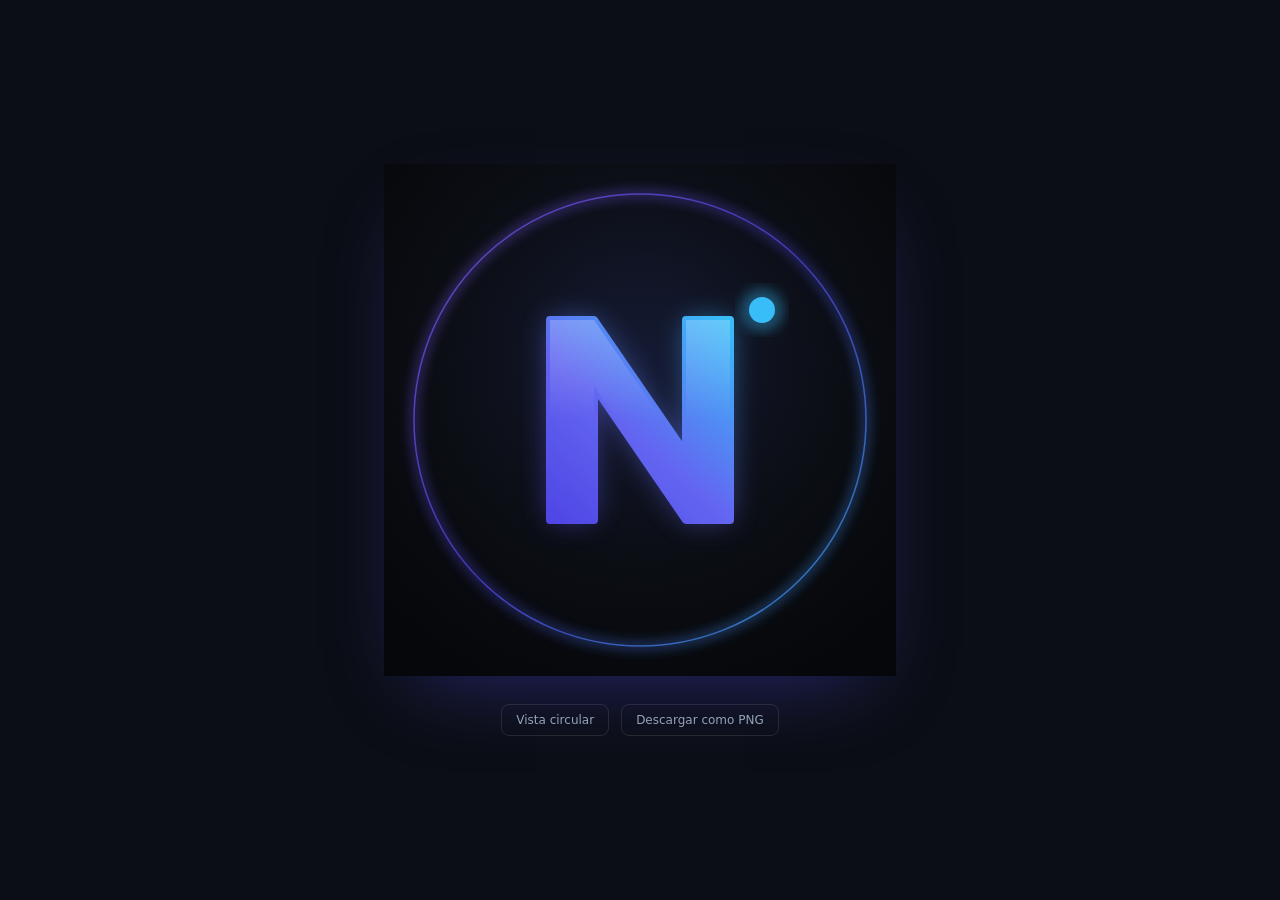
<file: netxpremium-avatar.html>
<!DOCTYPE html>
<html lang="es">
<head>
  <meta charset="UTF-8">
  <meta name="viewport" content="width=device-width, initial-scale=1.0">
  <title>Netxpremium Avatar</title>
  <style>
    :root {
      --obsidian-950: #06070A;
      --obsidian-900: #0B0E14;
      --indigo: #6366F1;
      --slate-400: #94A3B8;
    }

    * { box-sizing: border-box; }

    body {
      margin: 0;
      min-height: 100vh;
      display: flex;
      flex-direction: column;
      align-items: center;
      justify-content: center;
      gap: 28px;
      padding: 16px;
      background: var(--obsidian-900);
      color: var(--slate-400);
      font-family: system-ui, -apple-system, "Segoe UI", sans-serif;
    }

    .avatar {
      width: min(512px, 100%);
      aspect-ratio: 1;
      transition: border-radius 0.3s ease;
      overflow: hidden;
      box-shadow: 0 30px 80px -30px rgba(79, 70, 229, 0.45);
    }

    .avatar.is-round { border-radius: 50%; }

    .avatar svg {
      display: block;
      width: 100%;
      height: 100%;
    }

    .actions {
      display: flex;
      align-items: center;
      gap: 12px;
      font-size: 12px;
    }

    .actions button {
      font: inherit;
      color: var(--slate-400);
      background: transparent;
      border: 1px solid rgba(255, 255, 255, 0.1);
      border-radius: 8px;
      padding: 8px 14px;
      cursor: pointer;
      transition: color 0.2s, border-color 0.2s;
    }

    .actions button:hover {
      color: #fff;
      border-color: var(--indigo);
    }
  </style>
</head>
<body>

  <div id="avatar" class="avatar">
    <svg id="avatar-svg" xmlns="http://www.w3.org/2000/svg" width="512" height="512" viewBox="0 0 512 512">
      <defs>
        <!-- Fondo: obsidian con un foco índigo muy tenue arriba -->
        <radialGradient id="bg" cx="50%" cy="38%" r="70%">
          <stop offset="0%" stop-color="#151A33"/>
          <stop offset="55%" stop-color="#0B0E14"/>
          <stop offset="100%" stop-color="#06070A"/>
        </radialGradient>

        <!-- Isotipo: índigo → cyan eléctrico -->
        <linearGradient id="mark" x1="166" y1="356" x2="346" y2="156" gradientUnits="userSpaceOnUse">
          <stop offset="0%" stop-color="#4F46E5"/>
          <stop offset="45%" stop-color="#6366F1"/>
          <stop offset="100%" stop-color="#38BDF8"/>
        </linearGradient>

        <!-- Brillo superior sobre el isotipo -->
        <linearGradient id="sheen" x1="0" y1="156" x2="0" y2="356" gradientUnits="userSpaceOnUse">
          <stop offset="0%" stop-color="#FFFFFF" stop-opacity="0.22"/>
          <stop offset="50%" stop-color="#FFFFFF" stop-opacity="0"/>
        </linearGradient>

        <!-- Anillo exterior índigo/violeta -->
        <linearGradient id="ring" x1="0" y1="0" x2="512" y2="512" gradientUnits="userSpaceOnUse">
          <stop offset="0%" stop-color="#8B5CF6"/>
          <stop offset="50%" stop-color="#4F46E5"/>
          <stop offset="100%" stop-color="#38BDF8"/>
        </linearGradient>

        <filter id="glow" x="-30%" y="-30%" width="160%" height="160%">
          <feGaussianBlur stdDeviation="14"/>
        </filter>

        <filter id="ring-glow" x="-10%" y="-10%" width="120%" height="120%">
          <feGaussianBlur stdDeviation="6"/>
        </filter>
      </defs>

      <!-- Fondo cuadrado completo: WhatsApp recorta en círculo, las esquinas no deben quedar en blanco -->
      <rect width="512" height="512" fill="url(#bg)"/>

      <!-- Anillo con iluminación tenue, dentro del círculo visible -->
      <circle cx="256" cy="256" r="226" fill="none" stroke="url(#ring)" stroke-width="6" opacity="0.55" filter="url(#ring-glow)"/>
      <circle cx="256" cy="256" r="226" fill="none" stroke="url(#ring)" stroke-width="1.5" opacity="0.7"/>

      <!-- Halo detrás del isotipo -->
      <path d="M166 356V156H210L302 290V156H346V356H302L210 222V356Z" fill="url(#mark)" opacity="0.55" filter="url(#glow)"/>

      <!-- Isotipo "N" geométrica -->
      <path d="M166 356V156H210L302 290V156H346V356H302L210 222V356Z" fill="url(#mark)" stroke="url(#mark)" stroke-width="8" stroke-linejoin="round"/>
      <path d="M166 356V156H210L302 290V156H346V356H302L210 222V356Z" fill="url(#sheen)"/>

      <!-- Punto de estado, eco del indicador "en línea" de la web -->
      <circle cx="378" cy="146" r="22" fill="#38BDF8" opacity="0.35" filter="url(#ring-glow)"/>
      <circle cx="378" cy="146" r="13" fill="#38BDF8"/>
    </svg>
  </div>

  <div class="actions">
    <button id="btn-round" type="button">Vista circular</button>
    <button id="btn-download" type="button">Descargar como PNG</button>
  </div>

  <script>
    const SIZE = 512;

    document.getElementById('btn-round').addEventListener('click', (e) => {
      const isRound = document.getElementById('avatar').classList.toggle('is-round');
      e.currentTarget.textContent = isRound ? 'Vista cuadrada' : 'Vista circular';
    });

    document.getElementById('btn-download').addEventListener('click', () => {
      const svg = document.getElementById('avatar-svg');
      const markup = new XMLSerializer().serializeToString(svg);
      const img = new Image();

      img.onload = () => {
        const canvas = document.createElement('canvas');
        canvas.width = SIZE;
        canvas.height = SIZE;
        canvas.getContext('2d').drawImage(img, 0, 0, SIZE, SIZE);

        canvas.toBlob((blob) => {
          const link = document.createElement('a');
          link.href = URL.createObjectURL(blob);
          link.download = 'netxpremium-avatar.png';
          link.click();
          setTimeout(() => URL.revokeObjectURL(link.href), 1000);
        }, 'image/png');
      };

      img.src = 'data:image/svg+xml;charset=utf-8,' + encodeURIComponent(markup);
    });
  </script>
</body>
</html>
</file>
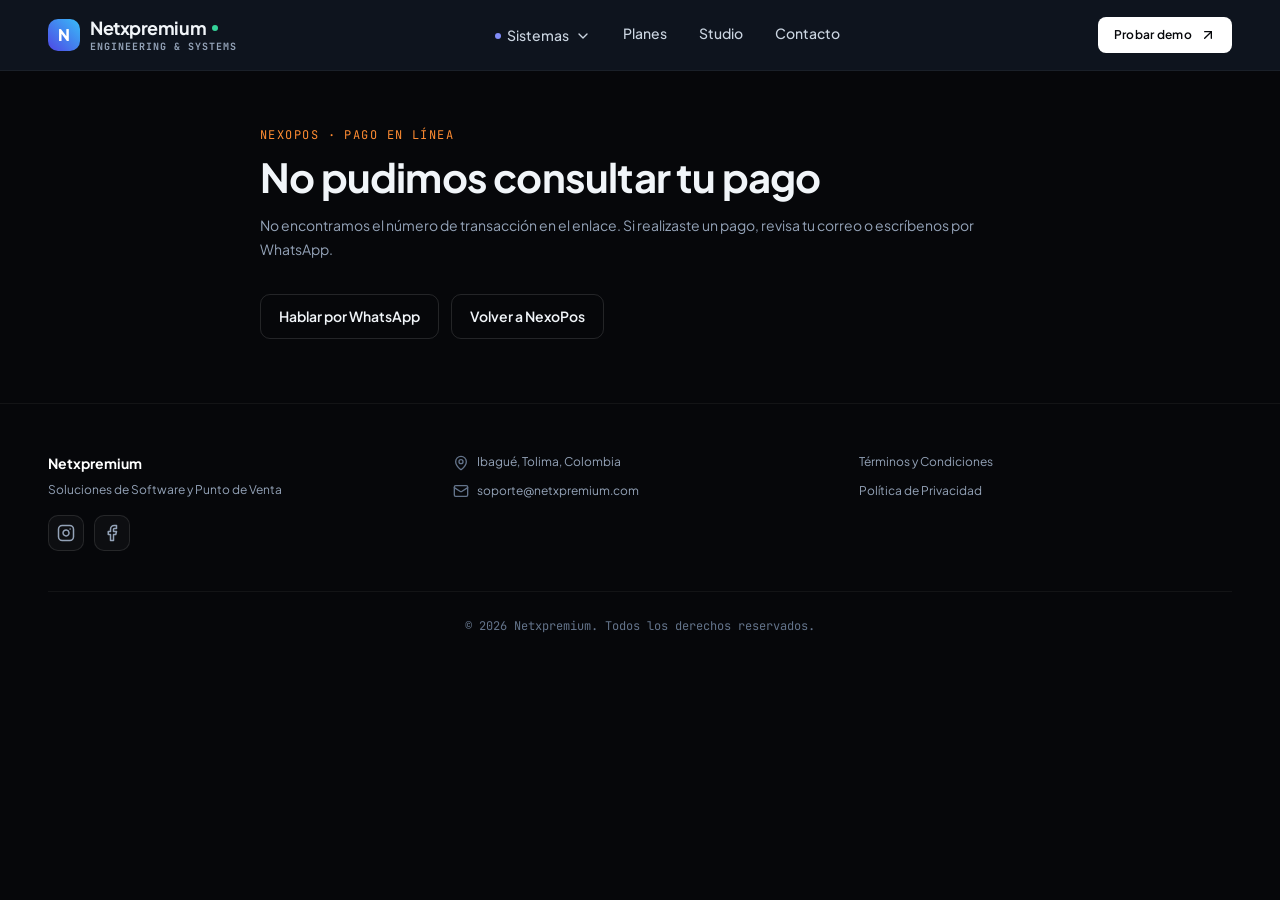
<file: pago-nexopos.html>
<!DOCTYPE html>
<html lang="es">
<head>
  <meta charset="UTF-8">
  <meta name="viewport" content="width=device-width, initial-scale=1.0">
  <title>Estado del Pago | Netxpremium</title>
  <meta name="description" content="Estado del pago de tu suscripción a NexoPos.">
  <link rel="icon" type="image/png" href="/assets/nexopos/icon-192.png">
  <meta name="robots" content="noindex">
  <link rel="preconnect" href="https://fonts.googleapis.com">
  <link rel="preconnect" href="https://fonts.gstatic.com" crossorigin>
  <link href="https://fonts.googleapis.com/css2?family=Plus+Jakarta+Sans:wght@400;500;600;700;800&family=JetBrains+Mono:wght@400;500&display=swap" rel="stylesheet">
  <style>
    :root {
      --bg: #06070A;
      --surface: #0B0E14;
      --border: rgba(255, 255, 255, 0.08);
      --text: #F1F5F9;
      --muted: #94A3B8;
      --accent: #FF8C32;
      --focus: #38BDF8;
    }

    * { box-sizing: border-box; }

    html { scroll-behavior: smooth; }

    body {
      margin: 0;
      background: var(--bg);
      color: var(--text);
      font-family: "Plus Jakarta Sans", system-ui, sans-serif;
      line-height: 1.7;
    }

    a { color: var(--accent); text-underline-offset: 3px; }
    a:hover { color: #A5B4FC; }

    :focus-visible {
      outline: 2px solid var(--focus);
      outline-offset: 3px;
      border-radius: 4px;
    }

    .skip-link {
      position: absolute;
      left: 16px;
      top: -48px;
      padding: 8px 14px;
      background: var(--accent);
      color: #06070A;
      border-radius: 8px;
      font-weight: 600;
      z-index: 10;
    }
    .skip-link:focus { top: 12px; }

    /* Navbar: réplica del index (logo, enlaces y CTA) */
    .nav {
      position: sticky;
      top: 0;
      z-index: 5;
      background: rgba(16, 21, 32, 0.92);
      border-bottom: 1px solid rgba(255, 255, 255, 0.05);
      padding: 16px 24px;
    }

    .container {
      max-width: 1280px;
      margin: 0 auto;
    }

    .nav .container {
      display: flex;
      align-items: center;
      justify-content: space-between;
      flex-wrap: wrap;
      gap: 12px 32px;
    }

    .brand-text { display: flex; flex-direction: column; line-height: 1.35; }

    .brand-name {
      display: flex;
      align-items: center;
      gap: 6px;
      font-size: 18px;
      font-weight: 700;
      letter-spacing: -0.025em;
    }

    .brand-dot { width: 6px; height: 6px; border-radius: 50%; background: #34D399; }

    .brand-tag {
      font-family: "JetBrains Mono", monospace;
      font-size: 10px;
      color: var(--muted);
      text-transform: uppercase;
      letter-spacing: 0.1em;
    }

    .nav-links {
      display: flex;
      flex-wrap: wrap;
      gap: 8px 32px;
      font-size: 14px;
      font-weight: 500;
    }

    .nav-links a { color: #CBD5E1; text-decoration: none; }
    .nav-links a:hover { color: #fff; }

    .nav-cta {
      display: inline-flex;
      align-items: center;
      gap: 8px;
      padding: 8px 16px;
      border-radius: 8px;
      background: #fff;
      color: #06070A;
      font-size: 12px;
      font-weight: 600;
      letter-spacing: 0.025em;
      text-decoration: none;
    }

    .nav-cta:hover { background: #E2E8F0; color: #06070A; }

    .nav svg, .foot svg {
      width: 16px;
      height: 16px;
      fill: none;
      stroke: currentColor;
      stroke-width: 2;
      stroke-linecap: round;
      stroke-linejoin: round;
      flex-shrink: 0;
    }

    @media (max-width: 767px) {
      .nav { position: static; }
      .nav-cta { display: none; }
      .nav-links { order: 3; width: 100%; flex-wrap: nowrap; gap: 20px; overflow-x: auto; white-space: nowrap; padding-bottom: 2px; }
    }

    @media (min-width: 768px) {
      .nav { padding: 16px 48px; }
    }

    .wrap {
      max-width: 760px;
      margin: 0 auto;
    }

    .brand {
      display: inline-flex;
      align-items: center;
      gap: 10px;
      color: var(--text);
      text-decoration: none;
      font-weight: 700;
    }

    .brand-mark {
      width: 32px;
      height: 32px;
      border-radius: 10px;
      background: linear-gradient(45deg, #4F46E5, #38BDF8);
      display: grid;
      place-items: center;
      color: #fff;
      font-weight: 800;
    }

    main { padding: 48px 16px 64px; }

    .eyebrow {
      font-family: "JetBrains Mono", monospace;
      font-size: 12px;
      letter-spacing: 0.12em;
      text-transform: uppercase;
      color: var(--accent);
    }

    h1 {
      font-size: clamp(28px, 5vw, 40px);
      line-height: 1.15;
      letter-spacing: -0.02em;
      margin: 8px 0 12px;
    }

    h2 {
      font-size: 20px;
      letter-spacing: -0.01em;
      margin: 48px 0 12px;
      padding-top: 8px;
      scroll-margin-top: 112px;
    }

    h3 { font-size: 16px; margin: 24px 0 8px; }

    p, li { color: #CBD5E1; font-size: 15px; }

    .meta { color: var(--muted); font-size: 14px; }

    .card {
      background: var(--surface);
      border: 1px solid var(--border);
      border-radius: 16px;
      padding: 20px 24px;
      margin: 24px 0;
    }

    .card p { margin: 4px 0; }

    nav.toc ol { padding-left: 20px; margin: 8px 0 0; }
    nav.toc li { margin: 4px 0; }

    table {
      width: 100%;
      border-collapse: collapse;
      font-size: 14px;
      margin: 16px 0;
    }
    th, td {
      text-align: left;
      vertical-align: top;
      padding: 10px 12px;
      border-bottom: 1px solid var(--border);
    }
    th { color: var(--text); font-weight: 600; }
    td { color: #CBD5E1; }
    .table-scroll { overflow-x: auto; }

    /* Footer: réplica del index */
    .foot {
      border-top: 1px solid rgba(255, 255, 255, 0.05);
      padding: 48px 24px;
      color: var(--muted);
    }

    .foot-grid {
      display: grid;
      gap: 32px;
      text-align: center;
    }

    .foot p { margin: 0; color: inherit; }
    .foot-name { font-size: 14px; font-weight: 700; color: #fff !important; }
    .foot-tag { font-size: 12px; margin-top: 4px !important; }

    .foot-col {
      display: flex;
      flex-direction: column;
      align-items: center;
      gap: 8px;
      font-size: 12px;
      font-style: normal;
    }

    .foot a { color: var(--muted); text-decoration: none; }
    .foot a:hover, .foot a[aria-current="page"] { color: #fff; }

    .foot-item { display: inline-flex; align-items: center; gap: 8px; }
    .foot-item svg { color: #64748B; }

    .foot-copy {
      margin-top: 40px;
      padding-top: 24px;
      border-top: 1px solid rgba(255, 255, 255, 0.05);
      text-align: center;
      font-family: "JetBrains Mono", monospace;
      font-size: 12px;
      color: #64748B;
    }

    @media (min-width: 768px) {
      .foot { padding: 48px; }
      .foot-grid { grid-template-columns: repeat(3, 1fr); text-align: left; }
      .foot-col { align-items: flex-start; }
    }

    /* Estado del pago */
    .card-title { margin: 0 0 8px; padding: 0; font-size: 16px; }
    .card ol { margin: 0; padding-left: 20px; }

    .pill {
      display: inline-block;
      padding: 2px 10px;
      border-radius: 999px;
      font-family: "JetBrains Mono", monospace;
      font-size: 12px;
      border: 1px solid var(--border);
      color: var(--muted);
    }
    .pill.ok { color: #34D399; border-color: rgba(52, 211, 153, 0.3); background: rgba(52, 211, 153, 0.08); }
    .pill.wait { color: #FBBF24; border-color: rgba(251, 191, 36, 0.3); background: rgba(251, 191, 36, 0.08); }
    .pill.fail { color: #FB7185; border-color: rgba(251, 113, 133, 0.3); background: rgba(251, 113, 133, 0.08); }

    .actions { display: flex; flex-wrap: wrap; gap: 12px; margin-top: 32px; }
    .btn {
      display: inline-flex;
      align-items: center;
      padding: 10px 18px;
      border-radius: 10px;
      border: 1px solid rgba(255, 255, 255, 0.12);
      color: var(--text);
      font-size: 14px;
      font-weight: 600;
      text-decoration: none;
    }
    .btn:hover { color: #fff; border-color: var(--accent); }
    .btn-primary { background: #4F46E5; border-color: #4F46E5; color: #fff; }
    .btn-primary:hover { background: #6366F1; }
    [hidden] { display: none !important; }

    /* Menú «Sistemas» (igual al del inicio) */
    .apps-menu { position: relative; }
    .apps-toggle { display: inline-flex; align-items: center; gap: 6px; color: #CBD5E1; font: inherit; background: none; border: 0; cursor: pointer; padding: 0; white-space: nowrap; transition: color .2s; }
    .apps-toggle:hover, .apps-toggle[aria-expanded="true"] { color: #fff; }
    .apps-toggle svg { transition: transform .2s; }
    .apps-toggle[aria-expanded="true"] svg { transform: rotate(180deg); }
    .apps-punto { width: 6px; height: 6px; border-radius: 50%; background: #818CF8; }
    .apps-panel { position: absolute; top: calc(100% + 18px); left: 50%; z-index: 20; width: 360px; padding: 10px; border-radius: 16px;
      background: #0D111A; border: 1px solid rgba(255, 255, 255, 0.1); box-shadow: 0 24px 60px -20px rgba(0, 0, 0, 0.8); white-space: normal;
      opacity: 0; visibility: hidden; transform: translate(-50%, -6px); transition: opacity .18s, transform .18s, visibility .18s; }
    .apps-menu.is-open .apps-panel { opacity: 1; visibility: visible; transform: translate(-50%, 0); }
    .apps-titulo { padding: 8px 10px 10px; font-size: 10px; letter-spacing: .14em; text-transform: uppercase; color: #818CF8; font-family: "JetBrains Mono", monospace; }
    .nav-links .apps-item { display: flex; align-items: center; gap: 12px; padding: 10px; border-radius: 12px; color: #E2E8F0; text-decoration: none; transition: background-color .15s; }
    .nav-links a.apps-item:hover, .nav-links a.apps-item:focus-visible { background: rgba(255, 255, 255, 0.05); outline: none; }
    .apps-item-off { opacity: .55; cursor: default; }
    .apps-ico { width: 40px; height: 40px; border-radius: 10px; display: inline-flex; align-items: center; justify-content: center; flex-shrink: 0; }
    .nav .apps-ico svg { width: 20px; height: 20px; }
    .apps-texto { flex: 1; min-width: 0; }
    .apps-nombre { display: flex; align-items: center; gap: 8px; font-weight: 700; font-size: 14px; color: #fff; }
    .apps-negocio { display: block; font-size: 12px; font-weight: 400; color: #94A3B8; margin-top: 2px; }
    .apps-chip { font-size: 9px; font-weight: 600; letter-spacing: .06em; text-transform: uppercase; padding: 2px 7px; border-radius: 999px; color: #94A3B8; border: 1px solid rgba(148, 163, 184, 0.25); font-family: "JetBrains Mono", monospace; }
    .apps-chip-nuevo { color: #FFB070; border-color: rgba(255, 140, 50, 0.35); background: rgba(255, 140, 50, 0.1); }
    .apps-flecha { color: #64748B; transition: transform .15s, color .15s; }
    .nav-links a.apps-item:hover .apps-flecha { color: #fff; transform: translateX(2px); }
    .apps-pie { display: flex; align-items: center; justify-content: space-between; gap: 8px; margin-top: 6px; padding: 12px 10px 6px; border-top: 1px solid rgba(255, 255, 255, 0.06); font-size: 12px; font-weight: 400; color: #94A3B8; }
    .nav-links .apps-pie a { color: #A5B4FC; font-weight: 600; white-space: nowrap; }
    .nav-links .apps-pie a:hover { color: #fff; }
    /* En el celular los enlaces van en una fila con scroll horizontal, que recortaría el panel: ahí se fija a la pantalla */
    @media (max-width: 767px) {
      .apps-panel { position: fixed; top: var(--apps-top, 120px); left: 16px; right: 16px; width: auto; max-width: 400px; transform: translateY(-6px); }
      .apps-menu.is-open .apps-panel { transform: none; }
    }
    /* Íconos de redes sociales en el pie de página */
    .redes { display: flex; gap: 10px; margin-top: 14px; justify-content: center; }
    .redes a { width: 36px; height: 36px; border-radius: 10px; display: inline-flex; align-items: center; justify-content: center;
      color: #94A3B8; border: 1px solid rgba(255, 255, 255, .1); background: rgba(255, 255, 255, .03);
      transition: color .2s, border-color .2s, transform .2s; }
    .redes a:hover, .redes a:focus-visible { color: #fff; border-color: rgba(129, 140, 248, .55); transform: translateY(-2px); }
    .redes svg { width: 18px; height: 18px; fill: none; stroke: currentColor; flex-shrink: 0; }
    @media (min-width: 768px) { .redes { justify-content: flex-start; } }
  </style>
</head>
<body>
  <a class="skip-link" href="#contenido">Saltar al contenido</a>

  <nav class="nav" aria-label="Navegación principal">
    <div class="container">
      <a class="brand" href="/" aria-label="Netxpremium — Ir al inicio">
        <span class="brand-mark" aria-hidden="true">N</span>
        <span class="brand-text">
          <span class="brand-name">Netxpremium <span class="brand-dot" aria-hidden="true"></span></span>
          <span class="brand-tag">Engineering &amp; Systems</span>
        </span>
      </a>

      <div class="nav-links">
        <div class="apps-menu" id="apps-menu">
          <button type="button" id="apps-toggle" class="apps-toggle" aria-haspopup="true" aria-expanded="false" aria-controls="apps-panel">
            <span class="apps-punto" aria-hidden="true"></span> Sistemas <svg viewBox="0 0 24 24" aria-hidden="true"><path d="m6 9 6 6 6-6"/></svg>
          </button>
          <div id="apps-panel" class="apps-panel" role="menu" aria-labelledby="apps-toggle">
            <div class="apps-titulo">Encuentra el sistema para tu negocio</div>
            <a href="/nexobar" class="apps-item" role="menuitem">
              <span class="apps-ico" style="color:#818CF8;background:rgba(99,102,241,.12)"><svg viewBox="0 0 24 24" aria-hidden="true"><path d="M8 22h8"/><path d="M7 10h10"/><path d="M12 15v7"/><path d="M12 15a5 5 0 0 0 5-5c0-2-.5-4-2-8H9c-1.5 4-2 6-2 8a5 5 0 0 0 5 5Z"/></svg></span>
              <span class="apps-texto">
                <span class="apps-nombre">NexoBar POS</span>
                <span class="apps-negocio">Bares, gastrobares y discotecas</span>
              </span>
              <svg viewBox="0 0 24 24" aria-hidden="true" class="apps-flecha"><path d="M5 12h14"/><path d="m12 5 7 7-7 7"/></svg>
            </a>
            <a href="/nexopos" class="apps-item" role="menuitem">
              <img src="/assets/nexopos/logo.svg" alt="" width="40" height="40" class="apps-ico">
              <span class="apps-texto">
                <span class="apps-nombre">NexoPos <span class="apps-chip apps-chip-nuevo">Nuevo</span></span>
                <span class="apps-negocio">Restaurantes y cafeterías</span>
              </span>
              <svg viewBox="0 0 24 24" aria-hidden="true" class="apps-flecha"><path d="M5 12h14"/><path d="m12 5 7 7-7 7"/></svg>
            </a>
            <a href="/nexoretail" class="apps-item" role="menuitem">
              <img src="/assets/nexoretail/logo.svg" alt="" width="40" height="40" class="apps-ico">
              <span class="apps-texto">
                <span class="apps-nombre">Nexo Retail <span class="apps-chip apps-chip-nuevo">Nuevo</span></span>
                <span class="apps-negocio">Tiendas, minimercados, petshops y licoreras</span>
              </span>
              <svg viewBox="0 0 24 24" aria-hidden="true" class="apps-flecha"><path d="M5 12h14"/><path d="m12 5 7 7-7 7"/></svg>
            </a>
            <div class="apps-item apps-item-off" aria-disabled="true">
              <span class="apps-ico" style="color:#94A3B8;background:rgba(148,163,184,.1)"><svg viewBox="0 0 24 24" aria-hidden="true"><circle cx="6" cy="6" r="3"/><path d="M8.12 8.12 12 12"/><path d="M20 4 8.12 15.88"/><circle cx="6" cy="18" r="3"/><path d="M14.8 14.8 20 20"/></svg></span>
              <span class="apps-texto">
                <span class="apps-nombre">NexoBarber <span class="apps-chip">Próximamente</span></span>
                <span class="apps-negocio">Barberías</span>
              </span>
            </div>
            <div class="apps-pie">
              <span>¿No ves tu tipo de negocio?</span>
              <a href="/#studio">Lo creamos a la medida →</a>
            </div>
          </div>
        </div>
        <a href="/planes">Planes</a>
        <a href="/#studio">Studio</a>
        <a href="/#contacto">Contacto</a>
      </div>

      <a class="nav-cta" href="/#sistemas">
        <span>Probar demo</span>
        <svg viewBox="0 0 24 24" aria-hidden="true"><path d="M7 7h10v10"/><path d="M7 17 17 7"/></svg>
      </a>
    </div>
  </nav>


  <main id="contenido">
    <article class="wrap">
      <span class="eyebrow">NexoPos · Pago en línea</span>
      <h1 id="pago-titulo">Consultando tu pago…</h1>
      <p id="pago-mensaje" class="meta" role="status" aria-live="polite">Estamos verificando el estado de la transacción con Wompi. Esto toma unos segundos.</p>

      <div id="pago-detalle" class="card" hidden>
        <p><strong>Estado:</strong> <span id="pago-estado" class="pill">—</span></p>
        <p><strong>Referencia:</strong> <span id="pago-referencia">—</span></p>
        <p><strong>Valor:</strong> <span id="pago-valor">—</span></p>
        <p><strong>Medio de pago:</strong> <span id="pago-metodo">—</span></p>
        <p><strong>Transacción Wompi:</strong> <span id="pago-id">—</span></p>
      </div>

      <div id="pago-siguientes" class="card" hidden>
        <h2 class="card-title">¿Qué sigue?</h2>
        <ol>
          <li>En unos segundos recibirás un correo con tus datos de acceso. Si no lo ves, revisa la carpeta de spam.</li>
          <li>Abre <a href="https://nexopos.netxpremium.com" target="_blank" rel="noopener noreferrer">nexopos.netxpremium.com</a> en el equipo de tu caja.</li>
          <li>Ingresa con tu correo y la contraseña temporal, y pulsa <em>Vincular y Descargar Catálogo</em>.</li>
          <li>Crea tu contraseña definitiva cuando la app te la pida: es la que usarás de ahí en adelante.</li>
        </ol>
      </div>

      <div class="actions">
        <a id="pago-reintentar" class="btn btn-primary" href="/nexopos?comprar=1" hidden>Intentar de nuevo</a>
        <a class="btn" href="https://wa.me/573052484278" target="_blank" rel="noopener noreferrer">Hablar por WhatsApp</a>
        <a class="btn" href="/nexopos">Volver a NexoPos</a>
      </div>
    </article>
  </main>

  <footer class="foot">
    <div class="container foot-grid">
      <div>
        <p class="foot-name">Netxpremium</p>
        <p class="foot-tag">Soluciones de Software y Punto de Venta</p>
        <div class="redes" aria-label="Redes sociales de Netxpremium">
          <a href="https://www.instagram.com/netxpremium/" target="_blank" rel="noopener noreferrer me" aria-label="Netxpremium en Instagram">
            <svg width="18" height="18" viewBox="0 0 24 24" fill="none" stroke="currentColor" stroke-width="2" stroke-linecap="round" stroke-linejoin="round" aria-hidden="true"><rect width="20" height="20" x="2" y="2" rx="5" ry="5"/><path d="M16 11.37A4 4 0 1 1 12.63 8 4 4 0 0 1 16 11.37z"/><line x1="17.5" x2="17.51" y1="6.5" y2="6.5"/></svg>
          </a>
          <a href="https://www.facebook.com/profile.php?id=61577096870495" target="_blank" rel="noopener noreferrer me" aria-label="Netxpremium en Facebook">
            <svg width="18" height="18" viewBox="0 0 24 24" fill="none" stroke="currentColor" stroke-width="2" stroke-linecap="round" stroke-linejoin="round" aria-hidden="true"><path d="M18 2h-3a5 5 0 0 0-5 5v3H7v4h3v8h4v-8h3l1-4h-4V7a1 1 0 0 1 1-1h3z"/></svg>
          </a>
        </div>
      </div>

      <address class="foot-col">
        <span class="foot-item">
          <svg viewBox="0 0 24 24" aria-hidden="true"><path d="M20 10c0 4.993-5.539 10.193-7.399 11.799a1 1 0 0 1-1.202 0C9.539 20.193 4 14.993 4 10a8 8 0 0 1 16 0"/><circle cx="12" cy="10" r="3"/></svg>
          Ibagué, Tolima, Colombia
        </span>
        <a class="foot-item" href="mailto:soporte@netxpremium.com">
          <svg viewBox="0 0 24 24" aria-hidden="true"><rect width="20" height="16" x="2" y="4" rx="2"/><path d="m22 7-8.97 5.7a1.94 1.94 0 0 1-2.06 0L2 7"/></svg>
          soporte@netxpremium.com
        </a>
      </address>

      <nav class="foot-col" aria-label="Enlaces legales">
        <a href="/terminos">Términos y Condiciones</a>
        <a href="/privacidad">Política de Privacidad</a>
      </nav>
    </div>

    <div class="container foot-copy">
      © 2026 Netxpremium. Todos los derechos reservados.
    </div>
  </footer>

  <script>
    // Wompi agrega ?id=<transacción> al volver. Esta página solo informa al cliente:
    // la confirmación real del pago llega al backend por el webhook firmado.
    // NexoPos se prueba primero en el sandbox de Wompi: si la transacción no está en producción, se busca allí
    const WOMPI_APIS = ['https://production.wompi.co/v1', 'https://sandbox.wompi.co/v1'];
    let wompiApi = null;

    async function buscarTransaccion(id) {
      for (const api of wompiApi ? [wompiApi] : WOMPI_APIS) {
        const res = await fetch(api + '/transactions/' + encodeURIComponent(id));
        if (res.ok) { wompiApi = api; return res; }
        if (res.status !== 404) return res;
      }
      return new Response(null, { status: 404 });
    }
    const MAX_INTENTOS = 10;

    const ESTADOS = {
      APPROVED: { texto: 'Aprobado', clase: 'ok', titulo: '¡Pago aprobado!', mensaje: 'Gracias por elegir NexoPos. Tu negocio ya está creado: te enviamos tus datos de acceso al correo que registraste.' },
      PENDING: { texto: 'En proceso', clase: 'wait', titulo: 'Tu pago está en proceso', mensaje: 'Tu banco aún no confirma la transacción. Esta página se actualiza sola; también te avisaremos por correo cuando se apruebe.' },
      DECLINED: { texto: 'Rechazado', clase: 'fail', titulo: 'El pago no fue aprobado', mensaje: 'Tu banco o la pasarela rechazó la transacción. No se realizó ningún cobro. Puedes intentarlo de nuevo con otro medio de pago.' },
      VOIDED: { texto: 'Anulado', clase: 'fail', titulo: 'El pago fue anulado', mensaje: 'La transacción fue anulada y no se realizó ningún cobro.' },
      ERROR: { texto: 'Error', clase: 'fail', titulo: 'No pudimos procesar el pago', mensaje: 'Ocurrió un error al procesar la transacción. No se realizó ningún cobro. Intenta de nuevo o escríbenos por WhatsApp.' },
    };

    const METODOS = { CARD: 'Tarjeta', PSE: 'PSE', NEQUI: 'Nequi', BANCOLOMBIA_TRANSFER: 'Botón Bancolombia', BANCOLOMBIA_QR: 'QR Bancolombia', DAVIPLATA: 'Daviplata' };

    const $ = (id) => document.getElementById(id);

    function mostrar(tx) {
      const estado = ESTADOS[tx.status] || ESTADOS.PENDING;
      $('pago-titulo').textContent = estado.titulo;
      $('pago-mensaje').textContent = estado.mensaje;
      $('pago-estado').textContent = estado.texto;
      $('pago-estado').className = 'pill ' + estado.clase;
      $('pago-referencia').textContent = tx.reference || '—';
      $('pago-valor').textContent = tx.amount_in_cents ? '$ ' + (tx.amount_in_cents / 100).toLocaleString('es-CO') + ' COP' : '—';
      $('pago-metodo').textContent = METODOS[tx.payment_method_type] || tx.payment_method_type || '—';
      $('pago-id').textContent = tx.id || '—';
      $('pago-detalle').hidden = false;
      $('pago-siguientes').hidden = tx.status !== 'APPROVED';
      $('pago-reintentar').hidden = estado.clase !== 'fail';
    }

    function sinInformacion(mensaje) {
      $('pago-titulo').textContent = 'No pudimos consultar tu pago';
      $('pago-mensaje').textContent = mensaje;
    }

    async function consultar(id, intento) {
      try {
        const res = await buscarTransaccion(id);
        if (!res.ok) throw new Error('HTTP ' + res.status);
        const { data } = await res.json();
        mostrar(data);
        if (data.status === 'PENDING' && intento < MAX_INTENTOS) {
          setTimeout(() => consultar(id, intento + 1), 3000);
        }
      } catch (err) {
        console.error(err);
        sinInformacion('Si completaste el pago, te confirmaremos por correo en unos minutos. Si tienes dudas, escríbenos por WhatsApp con el número de transacción: ' + id + '.');
      }
    }

    const id = new URLSearchParams(location.search).get('id');
    if (id) {
      consultar(id, 1);
    } else {
      sinInformacion('No encontramos el número de transacción en el enlace. Si realizaste un pago, revisa tu correo o escríbenos por WhatsApp.');
    }
  </script>

  <script>
    // Menú «Sistemas»: clic abre y cierra; Escape, clic afuera o scroll lo cierran
    (function () {
      const menu = document.getElementById('apps-menu');
      const toggle = document.getElementById('apps-toggle');
      const abrir = (si) => {
        if (si) menu.style.setProperty('--apps-top', (toggle.getBoundingClientRect().bottom + 12) + 'px');
        menu.classList.toggle('is-open', si);
        toggle.setAttribute('aria-expanded', String(si));
      };
      toggle.addEventListener('click', () => abrir(!menu.classList.contains('is-open')));
      document.addEventListener('click', (e) => { if (!menu.contains(e.target)) abrir(false); });
      document.addEventListener('keydown', (e) => {
        if (e.key === 'Escape' && menu.classList.contains('is-open')) { abrir(false); toggle.focus(); }
      });
      window.addEventListener('scroll', () => { if (menu.classList.contains('is-open')) abrir(false); }, { passive: true });
    })();
  </script>
</body>
</html>
</file>
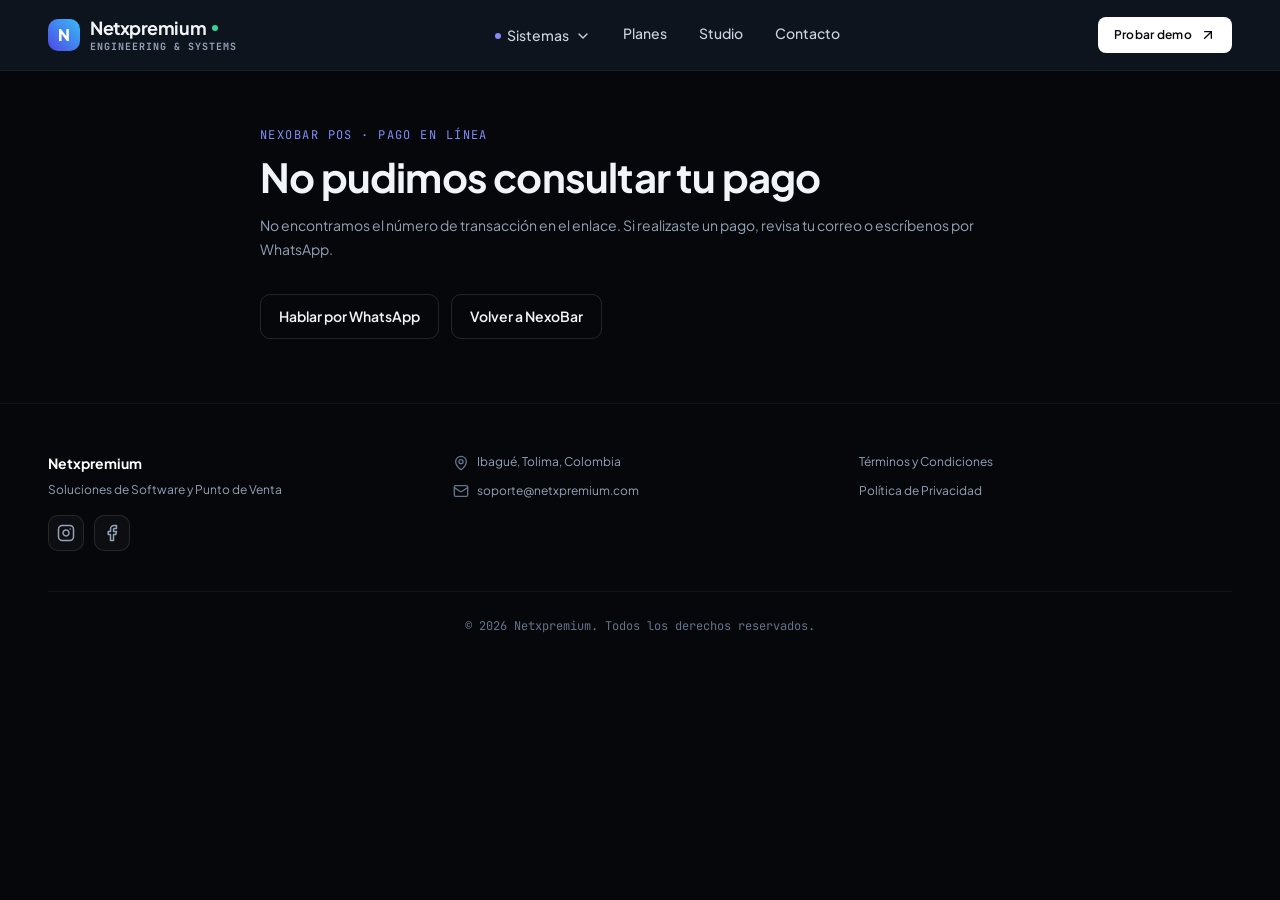
<file: pago.html>
<!DOCTYPE html>
<html lang="es">
<head>
  <meta charset="UTF-8">
  <meta name="viewport" content="width=device-width, initial-scale=1.0">
  <title>Estado del Pago | Netxpremium</title>
  <meta name="description" content="Estado del pago de tu suscripción a NexoBar POS.">
  <meta name="robots" content="noindex">
  <link rel="icon" href="/favicon.svg" type="image/svg+xml">
  <link rel="icon" href="/favicon.ico" sizes="16x16 32x32 48x48">
  <link rel="apple-touch-icon" href="/apple-touch-icon.png">
  <link rel="preconnect" href="https://fonts.googleapis.com">
  <link rel="preconnect" href="https://fonts.gstatic.com" crossorigin>
  <link href="https://fonts.googleapis.com/css2?family=Plus+Jakarta+Sans:wght@400;500;600;700;800&family=JetBrains+Mono:wght@400;500&display=swap" rel="stylesheet">
  <style>
    :root {
      --bg: #06070A;
      --surface: #0B0E14;
      --border: rgba(255, 255, 255, 0.08);
      --text: #F1F5F9;
      --muted: #94A3B8;
      --accent: #818CF8;
      --focus: #38BDF8;
    }

    * { box-sizing: border-box; }

    html { scroll-behavior: smooth; }

    body {
      margin: 0;
      background: var(--bg);
      color: var(--text);
      font-family: "Plus Jakarta Sans", system-ui, sans-serif;
      line-height: 1.7;
    }

    a { color: var(--accent); text-underline-offset: 3px; }
    a:hover { color: #A5B4FC; }

    :focus-visible {
      outline: 2px solid var(--focus);
      outline-offset: 3px;
      border-radius: 4px;
    }

    .skip-link {
      position: absolute;
      left: 16px;
      top: -48px;
      padding: 8px 14px;
      background: var(--accent);
      color: #06070A;
      border-radius: 8px;
      font-weight: 600;
      z-index: 10;
    }
    .skip-link:focus { top: 12px; }

    /* Navbar: réplica del index (logo, enlaces y CTA) */
    .nav {
      position: sticky;
      top: 0;
      z-index: 5;
      background: rgba(16, 21, 32, 0.92);
      border-bottom: 1px solid rgba(255, 255, 255, 0.05);
      padding: 16px 24px;
    }

    .container {
      max-width: 1280px;
      margin: 0 auto;
    }

    .nav .container {
      display: flex;
      align-items: center;
      justify-content: space-between;
      flex-wrap: wrap;
      gap: 12px 32px;
    }

    .brand-text { display: flex; flex-direction: column; line-height: 1.35; }

    .brand-name {
      display: flex;
      align-items: center;
      gap: 6px;
      font-size: 18px;
      font-weight: 700;
      letter-spacing: -0.025em;
    }

    .brand-dot { width: 6px; height: 6px; border-radius: 50%; background: #34D399; }

    .brand-tag {
      font-family: "JetBrains Mono", monospace;
      font-size: 10px;
      color: var(--muted);
      text-transform: uppercase;
      letter-spacing: 0.1em;
    }

    .nav-links {
      display: flex;
      flex-wrap: wrap;
      gap: 8px 32px;
      font-size: 14px;
      font-weight: 500;
    }

    .nav-links a { color: #CBD5E1; text-decoration: none; }
    .nav-links a:hover { color: #fff; }

    .nav-cta {
      display: inline-flex;
      align-items: center;
      gap: 8px;
      padding: 8px 16px;
      border-radius: 8px;
      background: #fff;
      color: #06070A;
      font-size: 12px;
      font-weight: 600;
      letter-spacing: 0.025em;
      text-decoration: none;
    }

    .nav-cta:hover { background: #E2E8F0; color: #06070A; }

    .nav svg, .foot svg {
      width: 16px;
      height: 16px;
      fill: none;
      stroke: currentColor;
      stroke-width: 2;
      stroke-linecap: round;
      stroke-linejoin: round;
      flex-shrink: 0;
    }

    @media (max-width: 767px) {
      .nav { position: static; }
      .nav-cta { display: none; }
      .nav-links { order: 3; width: 100%; flex-wrap: nowrap; gap: 20px; overflow-x: auto; white-space: nowrap; padding-bottom: 2px; }
    }

    @media (min-width: 768px) {
      .nav { padding: 16px 48px; }
    }

    .wrap {
      max-width: 760px;
      margin: 0 auto;
    }

    .brand {
      display: inline-flex;
      align-items: center;
      gap: 10px;
      color: var(--text);
      text-decoration: none;
      font-weight: 700;
    }

    .brand-mark {
      width: 32px;
      height: 32px;
      border-radius: 10px;
      background: linear-gradient(45deg, #4F46E5, #38BDF8);
      display: grid;
      place-items: center;
      color: #fff;
      font-weight: 800;
    }

    main { padding: 48px 16px 64px; }

    .eyebrow {
      font-family: "JetBrains Mono", monospace;
      font-size: 12px;
      letter-spacing: 0.12em;
      text-transform: uppercase;
      color: var(--accent);
    }

    h1 {
      font-size: clamp(28px, 5vw, 40px);
      line-height: 1.15;
      letter-spacing: -0.02em;
      margin: 8px 0 12px;
    }

    h2 {
      font-size: 20px;
      letter-spacing: -0.01em;
      margin: 48px 0 12px;
      padding-top: 8px;
      scroll-margin-top: 112px;
    }

    h3 { font-size: 16px; margin: 24px 0 8px; }

    p, li { color: #CBD5E1; font-size: 15px; }

    .meta { color: var(--muted); font-size: 14px; }

    .card {
      background: var(--surface);
      border: 1px solid var(--border);
      border-radius: 16px;
      padding: 20px 24px;
      margin: 24px 0;
    }

    .card p { margin: 4px 0; }

    nav.toc ol { padding-left: 20px; margin: 8px 0 0; }
    nav.toc li { margin: 4px 0; }

    table {
      width: 100%;
      border-collapse: collapse;
      font-size: 14px;
      margin: 16px 0;
    }
    th, td {
      text-align: left;
      vertical-align: top;
      padding: 10px 12px;
      border-bottom: 1px solid var(--border);
    }
    th { color: var(--text); font-weight: 600; }
    td { color: #CBD5E1; }
    .table-scroll { overflow-x: auto; }

    /* Footer: réplica del index */
    .foot {
      border-top: 1px solid rgba(255, 255, 255, 0.05);
      padding: 48px 24px;
      color: var(--muted);
    }

    .foot-grid {
      display: grid;
      gap: 32px;
      text-align: center;
    }

    .foot p { margin: 0; color: inherit; }
    .foot-name { font-size: 14px; font-weight: 700; color: #fff !important; }
    .foot-tag { font-size: 12px; margin-top: 4px !important; }

    .foot-col {
      display: flex;
      flex-direction: column;
      align-items: center;
      gap: 8px;
      font-size: 12px;
      font-style: normal;
    }

    .foot a { color: var(--muted); text-decoration: none; }
    .foot a:hover, .foot a[aria-current="page"] { color: #fff; }

    .foot-item { display: inline-flex; align-items: center; gap: 8px; }
    .foot-item svg { color: #64748B; }

    .foot-copy {
      margin-top: 40px;
      padding-top: 24px;
      border-top: 1px solid rgba(255, 255, 255, 0.05);
      text-align: center;
      font-family: "JetBrains Mono", monospace;
      font-size: 12px;
      color: #64748B;
    }

    @media (min-width: 768px) {
      .foot { padding: 48px; }
      .foot-grid { grid-template-columns: repeat(3, 1fr); text-align: left; }
      .foot-col { align-items: flex-start; }
    }

    /* Estado del pago */
    .card-title { margin: 0 0 8px; padding: 0; font-size: 16px; }
    .card ol { margin: 0; padding-left: 20px; }

    .pill {
      display: inline-block;
      padding: 2px 10px;
      border-radius: 999px;
      font-family: "JetBrains Mono", monospace;
      font-size: 12px;
      border: 1px solid var(--border);
      color: var(--muted);
    }
    .pill.ok { color: #34D399; border-color: rgba(52, 211, 153, 0.3); background: rgba(52, 211, 153, 0.08); }
    .pill.wait { color: #FBBF24; border-color: rgba(251, 191, 36, 0.3); background: rgba(251, 191, 36, 0.08); }
    .pill.fail { color: #FB7185; border-color: rgba(251, 113, 133, 0.3); background: rgba(251, 113, 133, 0.08); }

    .actions { display: flex; flex-wrap: wrap; gap: 12px; margin-top: 32px; }
    .btn {
      display: inline-flex;
      align-items: center;
      padding: 10px 18px;
      border-radius: 10px;
      border: 1px solid rgba(255, 255, 255, 0.12);
      color: var(--text);
      font-size: 14px;
      font-weight: 600;
      text-decoration: none;
    }
    .btn:hover { color: #fff; border-color: var(--accent); }
    .btn-primary { background: #4F46E5; border-color: #4F46E5; color: #fff; }
    .btn-primary:hover { background: #6366F1; }
    [hidden] { display: none !important; }

    /* Menú «Sistemas» (igual al del inicio) */
    .apps-menu { position: relative; }
    .apps-toggle { display: inline-flex; align-items: center; gap: 6px; color: #CBD5E1; font: inherit; background: none; border: 0; cursor: pointer; padding: 0; white-space: nowrap; transition: color .2s; }
    .apps-toggle:hover, .apps-toggle[aria-expanded="true"] { color: #fff; }
    .apps-toggle svg { transition: transform .2s; }
    .apps-toggle[aria-expanded="true"] svg { transform: rotate(180deg); }
    .apps-punto { width: 6px; height: 6px; border-radius: 50%; background: #818CF8; }
    .apps-panel { position: absolute; top: calc(100% + 18px); left: 50%; z-index: 20; width: 360px; padding: 10px; border-radius: 16px;
      background: #0D111A; border: 1px solid rgba(255, 255, 255, 0.1); box-shadow: 0 24px 60px -20px rgba(0, 0, 0, 0.8); white-space: normal;
      opacity: 0; visibility: hidden; transform: translate(-50%, -6px); transition: opacity .18s, transform .18s, visibility .18s; }
    .apps-menu.is-open .apps-panel { opacity: 1; visibility: visible; transform: translate(-50%, 0); }
    .apps-titulo { padding: 8px 10px 10px; font-size: 10px; letter-spacing: .14em; text-transform: uppercase; color: #818CF8; font-family: "JetBrains Mono", monospace; }
    .nav-links .apps-item { display: flex; align-items: center; gap: 12px; padding: 10px; border-radius: 12px; color: #E2E8F0; text-decoration: none; transition: background-color .15s; }
    .nav-links a.apps-item:hover, .nav-links a.apps-item:focus-visible { background: rgba(255, 255, 255, 0.05); outline: none; }
    .apps-item-off { opacity: .55; cursor: default; }
    .apps-ico { width: 40px; height: 40px; border-radius: 10px; display: inline-flex; align-items: center; justify-content: center; flex-shrink: 0; }
    .nav .apps-ico svg { width: 20px; height: 20px; }
    .apps-texto { flex: 1; min-width: 0; }
    .apps-nombre { display: flex; align-items: center; gap: 8px; font-weight: 700; font-size: 14px; color: #fff; }
    .apps-negocio { display: block; font-size: 12px; font-weight: 400; color: #94A3B8; margin-top: 2px; }
    .apps-chip { font-size: 9px; font-weight: 600; letter-spacing: .06em; text-transform: uppercase; padding: 2px 7px; border-radius: 999px; color: #94A3B8; border: 1px solid rgba(148, 163, 184, 0.25); font-family: "JetBrains Mono", monospace; }
    .apps-chip-nuevo { color: #FFB070; border-color: rgba(255, 140, 50, 0.35); background: rgba(255, 140, 50, 0.1); }
    .apps-flecha { color: #64748B; transition: transform .15s, color .15s; }
    .nav-links a.apps-item:hover .apps-flecha { color: #fff; transform: translateX(2px); }
    .apps-pie { display: flex; align-items: center; justify-content: space-between; gap: 8px; margin-top: 6px; padding: 12px 10px 6px; border-top: 1px solid rgba(255, 255, 255, 0.06); font-size: 12px; font-weight: 400; color: #94A3B8; }
    .nav-links .apps-pie a { color: #A5B4FC; font-weight: 600; white-space: nowrap; }
    .nav-links .apps-pie a:hover { color: #fff; }
    /* En el celular los enlaces van en una fila con scroll horizontal, que recortaría el panel: ahí se fija a la pantalla */
    @media (max-width: 767px) {
      .apps-panel { position: fixed; top: var(--apps-top, 120px); left: 16px; right: 16px; width: auto; max-width: 400px; transform: translateY(-6px); }
      .apps-menu.is-open .apps-panel { transform: none; }
    }
    /* Íconos de redes sociales en el pie de página */
    .redes { display: flex; gap: 10px; margin-top: 14px; justify-content: center; }
    .redes a { width: 36px; height: 36px; border-radius: 10px; display: inline-flex; align-items: center; justify-content: center;
      color: #94A3B8; border: 1px solid rgba(255, 255, 255, .1); background: rgba(255, 255, 255, .03);
      transition: color .2s, border-color .2s, transform .2s; }
    .redes a:hover, .redes a:focus-visible { color: #fff; border-color: rgba(129, 140, 248, .55); transform: translateY(-2px); }
    .redes svg { width: 18px; height: 18px; fill: none; stroke: currentColor; flex-shrink: 0; }
    @media (min-width: 768px) { .redes { justify-content: flex-start; } }
  </style>
</head>
<body>
  <a class="skip-link" href="#contenido">Saltar al contenido</a>

  <nav class="nav" aria-label="Navegación principal">
    <div class="container">
      <a class="brand" href="/" aria-label="Netxpremium — Ir al inicio">
        <span class="brand-mark" aria-hidden="true">N</span>
        <span class="brand-text">
          <span class="brand-name">Netxpremium <span class="brand-dot" aria-hidden="true"></span></span>
          <span class="brand-tag">Engineering &amp; Systems</span>
        </span>
      </a>

      <div class="nav-links">
        <div class="apps-menu" id="apps-menu">
          <button type="button" id="apps-toggle" class="apps-toggle" aria-haspopup="true" aria-expanded="false" aria-controls="apps-panel">
            <span class="apps-punto" aria-hidden="true"></span> Sistemas <svg viewBox="0 0 24 24" aria-hidden="true"><path d="m6 9 6 6 6-6"/></svg>
          </button>
          <div id="apps-panel" class="apps-panel" role="menu" aria-labelledby="apps-toggle">
            <div class="apps-titulo">Encuentra el sistema para tu negocio</div>
            <a href="/nexobar" class="apps-item" role="menuitem">
              <span class="apps-ico" style="color:#818CF8;background:rgba(99,102,241,.12)"><svg viewBox="0 0 24 24" aria-hidden="true"><path d="M8 22h8"/><path d="M7 10h10"/><path d="M12 15v7"/><path d="M12 15a5 5 0 0 0 5-5c0-2-.5-4-2-8H9c-1.5 4-2 6-2 8a5 5 0 0 0 5 5Z"/></svg></span>
              <span class="apps-texto">
                <span class="apps-nombre">NexoBar POS</span>
                <span class="apps-negocio">Bares, gastrobares y discotecas</span>
              </span>
              <svg viewBox="0 0 24 24" aria-hidden="true" class="apps-flecha"><path d="M5 12h14"/><path d="m12 5 7 7-7 7"/></svg>
            </a>
            <a href="/nexopos" class="apps-item" role="menuitem">
              <img src="/assets/nexopos/logo.svg" alt="" width="40" height="40" class="apps-ico">
              <span class="apps-texto">
                <span class="apps-nombre">NexoPos <span class="apps-chip apps-chip-nuevo">Nuevo</span></span>
                <span class="apps-negocio">Restaurantes y cafeterías</span>
              </span>
              <svg viewBox="0 0 24 24" aria-hidden="true" class="apps-flecha"><path d="M5 12h14"/><path d="m12 5 7 7-7 7"/></svg>
            </a>
            <a href="/nexoretail" class="apps-item" role="menuitem">
              <img src="/assets/nexoretail/logo.svg" alt="" width="40" height="40" class="apps-ico">
              <span class="apps-texto">
                <span class="apps-nombre">Nexo Retail <span class="apps-chip apps-chip-nuevo">Nuevo</span></span>
                <span class="apps-negocio">Tiendas, minimercados, petshops y licoreras</span>
              </span>
              <svg viewBox="0 0 24 24" aria-hidden="true" class="apps-flecha"><path d="M5 12h14"/><path d="m12 5 7 7-7 7"/></svg>
            </a>
            <div class="apps-item apps-item-off" aria-disabled="true">
              <span class="apps-ico" style="color:#94A3B8;background:rgba(148,163,184,.1)"><svg viewBox="0 0 24 24" aria-hidden="true"><circle cx="6" cy="6" r="3"/><path d="M8.12 8.12 12 12"/><path d="M20 4 8.12 15.88"/><circle cx="6" cy="18" r="3"/><path d="M14.8 14.8 20 20"/></svg></span>
              <span class="apps-texto">
                <span class="apps-nombre">NexoBarber <span class="apps-chip">Próximamente</span></span>
                <span class="apps-negocio">Barberías</span>
              </span>
            </div>
            <div class="apps-pie">
              <span>¿No ves tu tipo de negocio?</span>
              <a href="/#studio">Lo creamos a la medida →</a>
            </div>
          </div>
        </div>
        <a href="/planes">Planes</a>
        <a href="/#studio">Studio</a>
        <a href="/#contacto">Contacto</a>
      </div>

      <a class="nav-cta" href="/#sistemas">
        <span>Probar demo</span>
        <svg viewBox="0 0 24 24" aria-hidden="true"><path d="M7 7h10v10"/><path d="M7 17 17 7"/></svg>
      </a>
    </div>
  </nav>


  <main id="contenido">
    <article class="wrap">
      <span class="eyebrow">NexoBar POS · Pago en línea</span>
      <h1 id="pago-titulo">Consultando tu pago…</h1>
      <p id="pago-mensaje" class="meta" role="status" aria-live="polite">Estamos verificando el estado de la transacción con Wompi. Esto toma unos segundos.</p>

      <div id="pago-detalle" class="card" hidden>
        <p><strong>Estado:</strong> <span id="pago-estado" class="pill">—</span></p>
        <p><strong>Referencia:</strong> <span id="pago-referencia">—</span></p>
        <p><strong>Valor:</strong> <span id="pago-valor">—</span></p>
        <p><strong>Medio de pago:</strong> <span id="pago-metodo">—</span></p>
        <p><strong>Transacción Wompi:</strong> <span id="pago-id">—</span></p>
      </div>

      <div id="pago-siguientes" class="card" hidden>
        <h2 class="card-title">¿Qué sigue?</h2>
        <ol>
          <li>En unos segundos recibirás un correo con tus datos de acceso. Si no lo ves, revisa la carpeta de spam.</li>
          <li>Abre <a href="https://nexobar.netxpremium.com" target="_blank" rel="noopener noreferrer">nexobar.netxpremium.com</a> en el equipo de tu caja.</li>
          <li>Ingresa con tu correo y la contraseña temporal, y pulsa <em>Vincular y Descargar Catálogo</em>.</li>
          <li>Crea tu contraseña definitiva cuando la app te la pida: es la que usarás de ahí en adelante.</li>
        </ol>
      </div>

      <div class="actions">
        <a id="pago-reintentar" class="btn btn-primary" href="/nexobar?comprar=1" hidden>Intentar de nuevo</a>
        <a class="btn" href="https://wa.me/573052484278" target="_blank" rel="noopener noreferrer">Hablar por WhatsApp</a>
        <a class="btn" href="/nexobar">Volver a NexoBar</a>
      </div>
    </article>
  </main>

  <footer class="foot">
    <div class="container foot-grid">
      <div>
        <p class="foot-name">Netxpremium</p>
        <p class="foot-tag">Soluciones de Software y Punto de Venta</p>
        <div class="redes" aria-label="Redes sociales de Netxpremium">
          <a href="https://www.instagram.com/netxpremium/" target="_blank" rel="noopener noreferrer me" aria-label="Netxpremium en Instagram">
            <svg width="18" height="18" viewBox="0 0 24 24" fill="none" stroke="currentColor" stroke-width="2" stroke-linecap="round" stroke-linejoin="round" aria-hidden="true"><rect width="20" height="20" x="2" y="2" rx="5" ry="5"/><path d="M16 11.37A4 4 0 1 1 12.63 8 4 4 0 0 1 16 11.37z"/><line x1="17.5" x2="17.51" y1="6.5" y2="6.5"/></svg>
          </a>
          <a href="https://www.facebook.com/profile.php?id=61577096870495" target="_blank" rel="noopener noreferrer me" aria-label="Netxpremium en Facebook">
            <svg width="18" height="18" viewBox="0 0 24 24" fill="none" stroke="currentColor" stroke-width="2" stroke-linecap="round" stroke-linejoin="round" aria-hidden="true"><path d="M18 2h-3a5 5 0 0 0-5 5v3H7v4h3v8h4v-8h3l1-4h-4V7a1 1 0 0 1 1-1h3z"/></svg>
          </a>
        </div>
      </div>

      <address class="foot-col">
        <span class="foot-item">
          <svg viewBox="0 0 24 24" aria-hidden="true"><path d="M20 10c0 4.993-5.539 10.193-7.399 11.799a1 1 0 0 1-1.202 0C9.539 20.193 4 14.993 4 10a8 8 0 0 1 16 0"/><circle cx="12" cy="10" r="3"/></svg>
          Ibagué, Tolima, Colombia
        </span>
        <a class="foot-item" href="mailto:soporte@netxpremium.com">
          <svg viewBox="0 0 24 24" aria-hidden="true"><rect width="20" height="16" x="2" y="4" rx="2"/><path d="m22 7-8.97 5.7a1.94 1.94 0 0 1-2.06 0L2 7"/></svg>
          soporte@netxpremium.com
        </a>
      </address>

      <nav class="foot-col" aria-label="Enlaces legales">
        <a href="/terminos">Términos y Condiciones</a>
        <a href="/privacidad">Política de Privacidad</a>
      </nav>
    </div>

    <div class="container foot-copy">
      © 2026 Netxpremium. Todos los derechos reservados.
    </div>
  </footer>

  <script>
    // Wompi agrega ?id=<transacción> al volver. Esta página solo informa al cliente:
    // la confirmación real del pago llega al backend por el webhook firmado.
    const WOMPI_API = 'https://production.wompi.co/v1'; // en pruebas: https://sandbox.wompi.co/v1
    const MAX_INTENTOS = 10;

    const ESTADOS = {
      APPROVED: { texto: 'Aprobado', clase: 'ok', titulo: '¡Pago aprobado!', mensaje: 'Gracias por elegir NexoBar POS. Tu comercio ya está creado: te enviamos tus datos de acceso al correo que registraste.' },
      PENDING: { texto: 'En proceso', clase: 'wait', titulo: 'Tu pago está en proceso', mensaje: 'Tu banco aún no confirma la transacción. Esta página se actualiza sola; también te avisaremos por correo cuando se apruebe.' },
      DECLINED: { texto: 'Rechazado', clase: 'fail', titulo: 'El pago no fue aprobado', mensaje: 'Tu banco o la pasarela rechazó la transacción. No se realizó ningún cobro. Puedes intentarlo de nuevo con otro medio de pago.' },
      VOIDED: { texto: 'Anulado', clase: 'fail', titulo: 'El pago fue anulado', mensaje: 'La transacción fue anulada y no se realizó ningún cobro.' },
      ERROR: { texto: 'Error', clase: 'fail', titulo: 'No pudimos procesar el pago', mensaje: 'Ocurrió un error al procesar la transacción. No se realizó ningún cobro. Intenta de nuevo o escríbenos por WhatsApp.' },
    };

    const METODOS = { CARD: 'Tarjeta', PSE: 'PSE', NEQUI: 'Nequi', BANCOLOMBIA_TRANSFER: 'Botón Bancolombia', BANCOLOMBIA_QR: 'QR Bancolombia', DAVIPLATA: 'Daviplata' };

    const $ = (id) => document.getElementById(id);

    function mostrar(tx) {
      const estado = ESTADOS[tx.status] || ESTADOS.PENDING;
      $('pago-titulo').textContent = estado.titulo;
      $('pago-mensaje').textContent = estado.mensaje;
      $('pago-estado').textContent = estado.texto;
      $('pago-estado').className = 'pill ' + estado.clase;
      $('pago-referencia').textContent = tx.reference || '—';
      $('pago-valor').textContent = tx.amount_in_cents ? '$ ' + (tx.amount_in_cents / 100).toLocaleString('es-CO') + ' COP' : '—';
      $('pago-metodo').textContent = METODOS[tx.payment_method_type] || tx.payment_method_type || '—';
      $('pago-id').textContent = tx.id || '—';
      $('pago-detalle').hidden = false;
      $('pago-siguientes').hidden = tx.status !== 'APPROVED';
      $('pago-reintentar').hidden = estado.clase !== 'fail';
    }

    function sinInformacion(mensaje) {
      $('pago-titulo').textContent = 'No pudimos consultar tu pago';
      $('pago-mensaje').textContent = mensaje;
    }

    async function consultar(id, intento) {
      try {
        const res = await fetch(WOMPI_API + '/transactions/' + encodeURIComponent(id));
        if (!res.ok) throw new Error('HTTP ' + res.status);
        const { data } = await res.json();
        mostrar(data);
        if (data.status === 'PENDING' && intento < MAX_INTENTOS) {
          setTimeout(() => consultar(id, intento + 1), 3000);
        }
      } catch (err) {
        console.error(err);
        sinInformacion('Si completaste el pago, te confirmaremos por correo en unos minutos. Si tienes dudas, escríbenos por WhatsApp con el número de transacción: ' + id + '.');
      }
    }

    const id = new URLSearchParams(location.search).get('id');
    if (id) {
      consultar(id, 1);
    } else {
      sinInformacion('No encontramos el número de transacción en el enlace. Si realizaste un pago, revisa tu correo o escríbenos por WhatsApp.');
    }
  </script>

  <script>
    // Menú «Sistemas»: clic abre y cierra; Escape, clic afuera o scroll lo cierran
    (function () {
      const menu = document.getElementById('apps-menu');
      const toggle = document.getElementById('apps-toggle');
      const abrir = (si) => {
        if (si) menu.style.setProperty('--apps-top', (toggle.getBoundingClientRect().bottom + 12) + 'px');
        menu.classList.toggle('is-open', si);
        toggle.setAttribute('aria-expanded', String(si));
      };
      toggle.addEventListener('click', () => abrir(!menu.classList.contains('is-open')));
      document.addEventListener('click', (e) => { if (!menu.contains(e.target)) abrir(false); });
      document.addEventListener('keydown', (e) => {
        if (e.key === 'Escape' && menu.classList.contains('is-open')) { abrir(false); toggle.focus(); }
      });
      window.addEventListener('scroll', () => { if (menu.classList.contains('is-open')) abrir(false); }, { passive: true });
    })();
  </script>
</body>
</html>
</file>
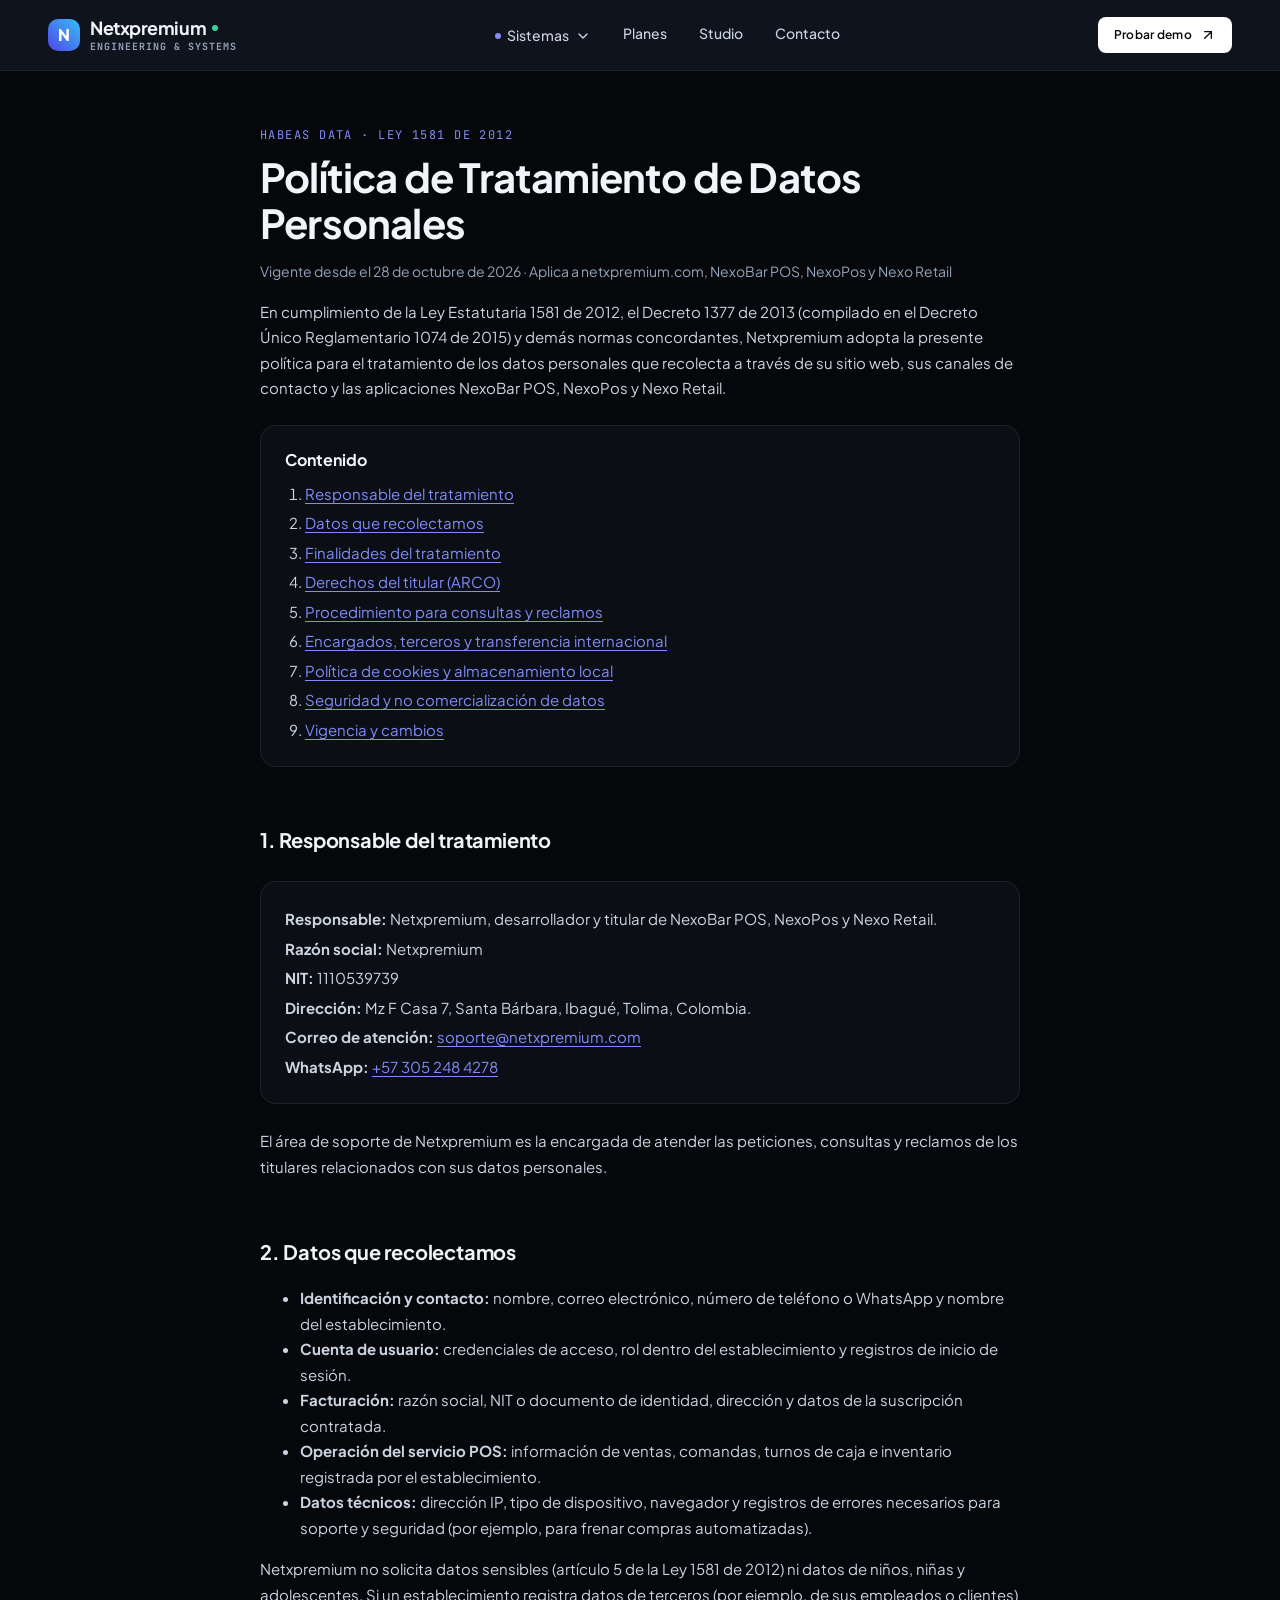
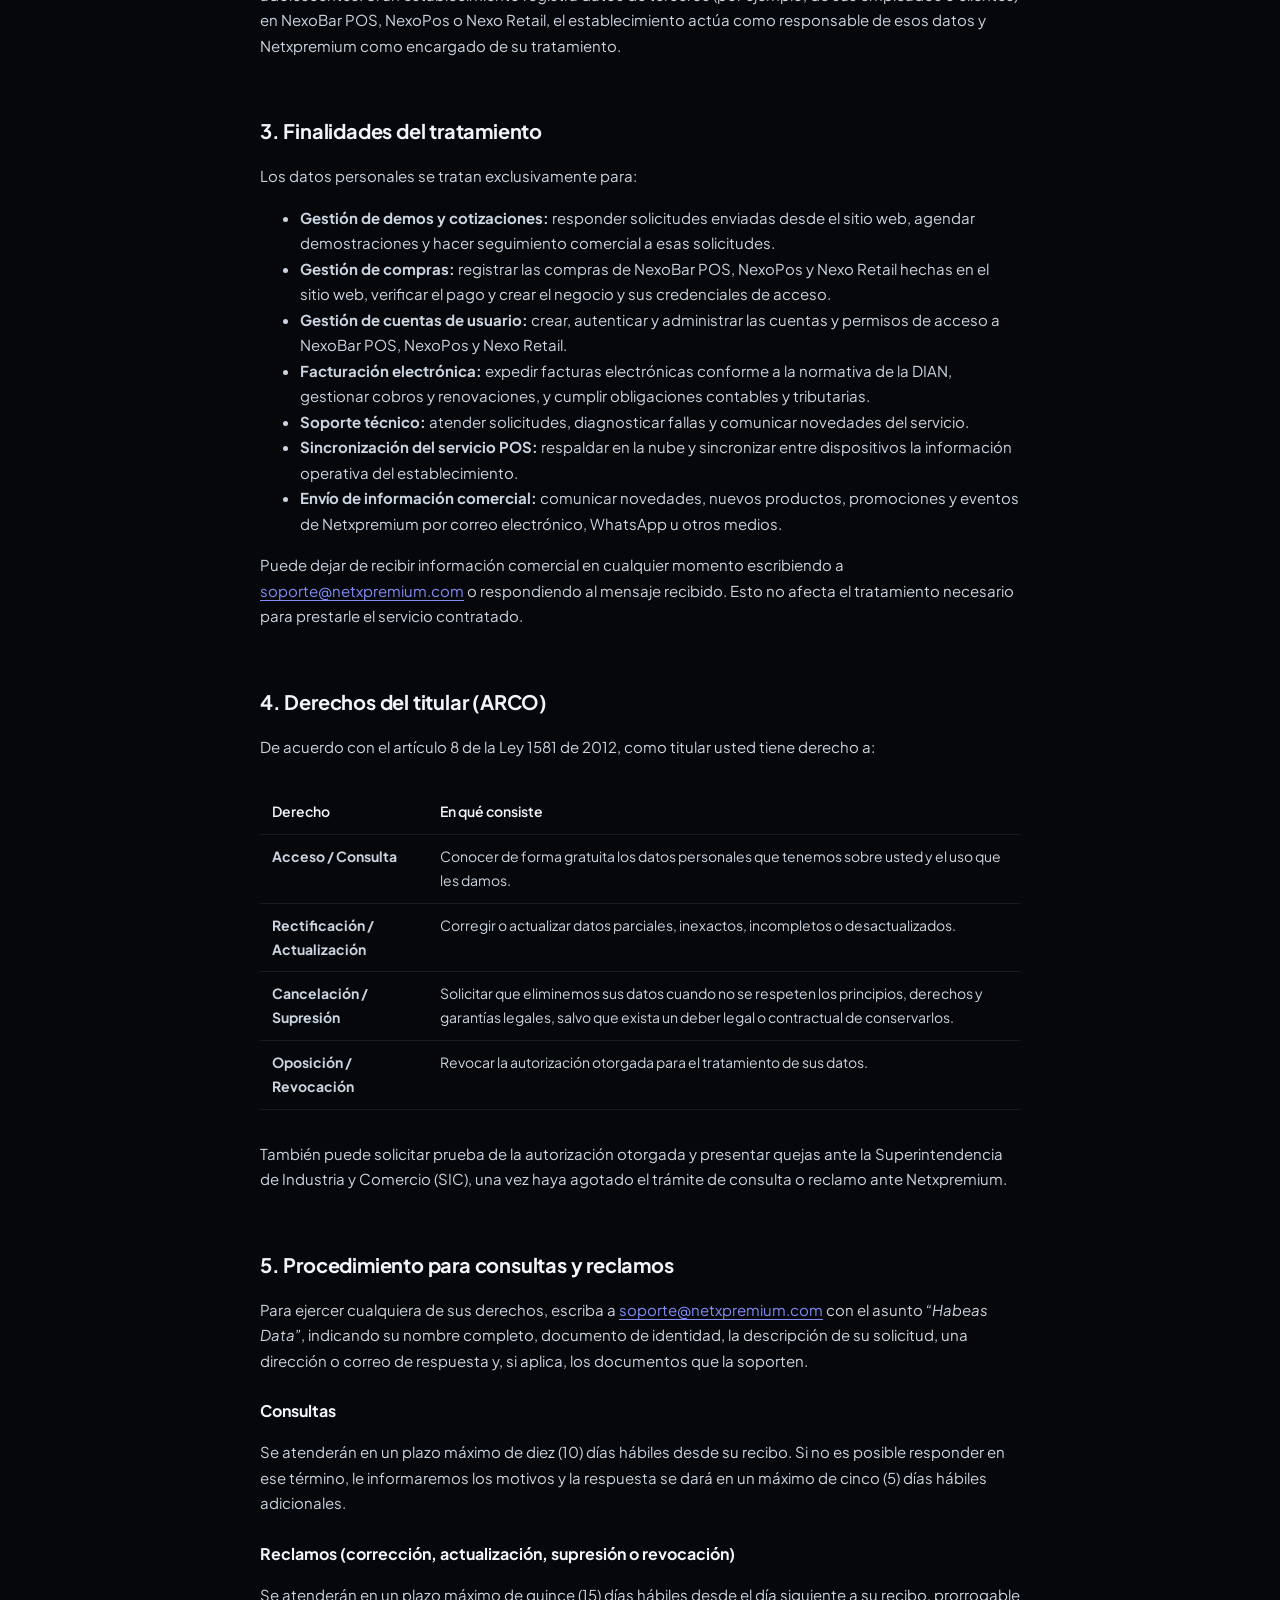
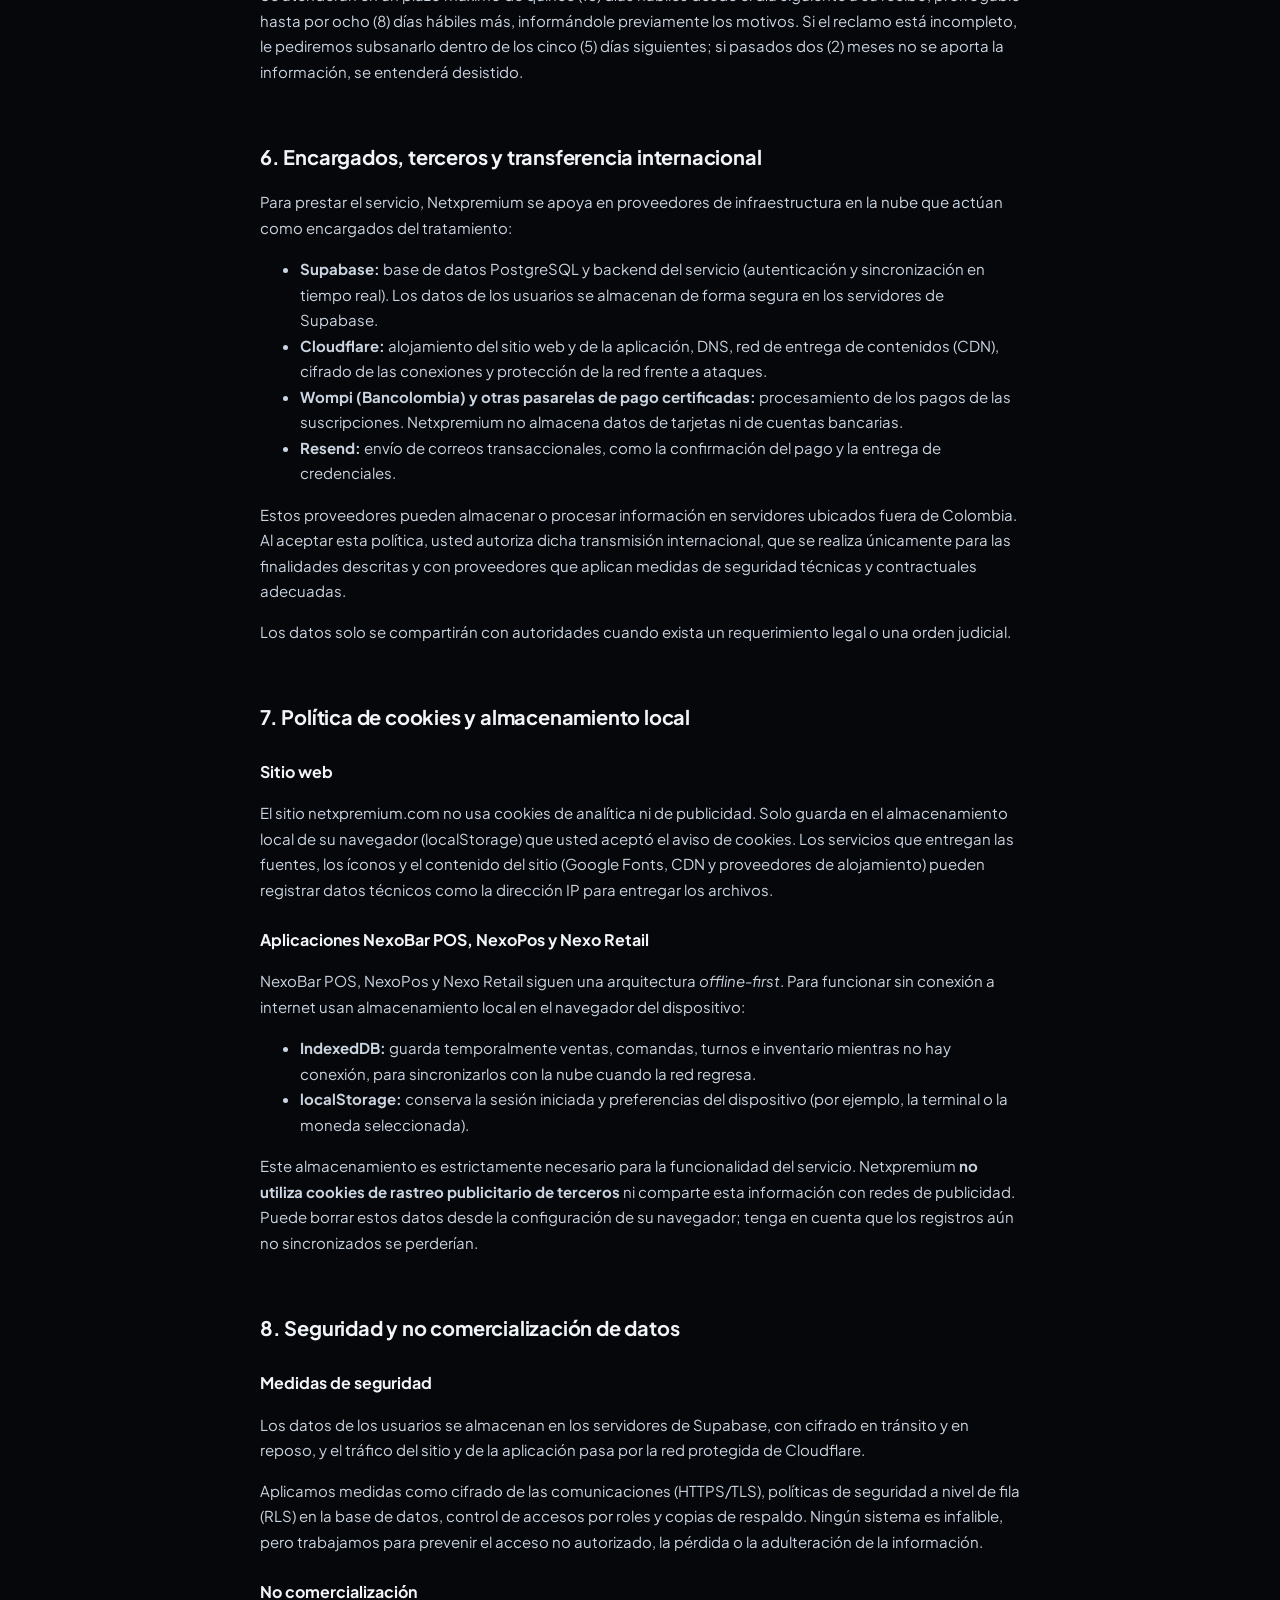
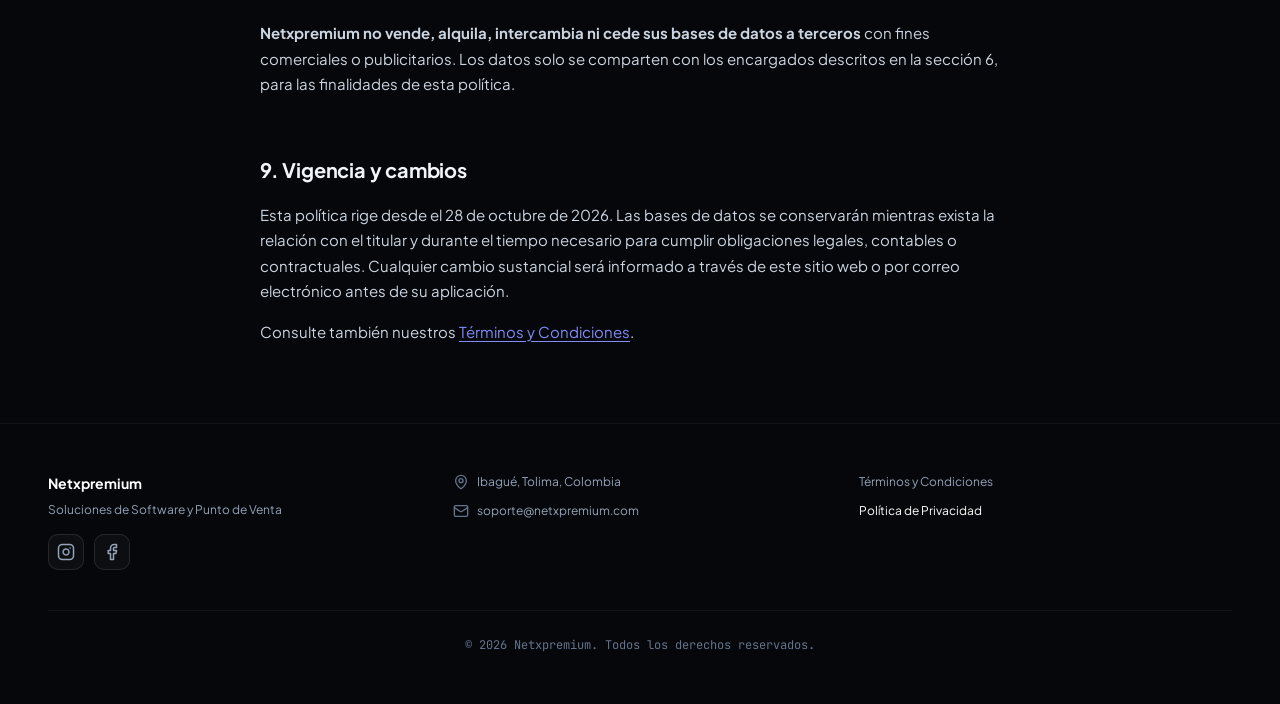
<file: privacidad.html>
<!DOCTYPE html>
<html lang="es">
<head>
  <meta charset="UTF-8">
  <meta name="viewport" content="width=device-width, initial-scale=1.0">
  <title>Política de Privacidad | Netxpremium</title>
  <link rel="canonical" href="https://netxpremium.com/privacidad">
  <meta name="description" content="Política de Tratamiento de Datos Personales de Netxpremium, NexoBar POS, NexoPos y Nexo Retail conforme a la Ley 1581 de 2012 y el Decreto 1377 de 2013.">
  <link rel="icon" href="/favicon.svg" type="image/svg+xml">
  <link rel="icon" href="/favicon.ico" sizes="16x16 32x32 48x48">
  <link rel="apple-touch-icon" href="/apple-touch-icon.png">
  <link rel="preconnect" href="https://fonts.googleapis.com">
  <link rel="preconnect" href="https://fonts.gstatic.com" crossorigin>
  <link href="https://fonts.googleapis.com/css2?family=Plus+Jakarta+Sans:wght@400;500;600;700;800&family=JetBrains+Mono:wght@400;500&display=swap" rel="stylesheet">
  <style>
    :root {
      --bg: #06070A;
      --surface: #0B0E14;
      --border: rgba(255, 255, 255, 0.08);
      --text: #F1F5F9;
      --muted: #94A3B8;
      --accent: #818CF8;
      --focus: #38BDF8;
    }

    * { box-sizing: border-box; }

    html { scroll-behavior: smooth; }

    body {
      margin: 0;
      background: var(--bg);
      color: var(--text);
      font-family: "Plus Jakarta Sans", system-ui, sans-serif;
      line-height: 1.7;
    }

    a { color: var(--accent); text-underline-offset: 3px; }
    a:hover { color: #A5B4FC; }

    :focus-visible {
      outline: 2px solid var(--focus);
      outline-offset: 3px;
      border-radius: 4px;
    }

    .skip-link {
      position: absolute;
      left: 16px;
      top: -48px;
      padding: 8px 14px;
      background: var(--accent);
      color: #06070A;
      border-radius: 8px;
      font-weight: 600;
      z-index: 10;
    }
    .skip-link:focus { top: 12px; }

    /* Navbar: réplica del index (logo, enlaces y CTA) */
    .nav {
      position: sticky;
      top: 0;
      z-index: 5;
      background: rgba(16, 21, 32, 0.92);
      border-bottom: 1px solid rgba(255, 255, 255, 0.05);
      padding: 16px 24px;
    }

    .container {
      max-width: 1280px;
      margin: 0 auto;
    }

    .nav .container {
      display: flex;
      align-items: center;
      justify-content: space-between;
      flex-wrap: wrap;
      gap: 12px 32px;
    }

    .brand-text { display: flex; flex-direction: column; line-height: 1.35; }

    .brand-name {
      display: flex;
      align-items: center;
      gap: 6px;
      font-size: 18px;
      font-weight: 700;
      letter-spacing: -0.025em;
    }

    .brand-dot { width: 6px; height: 6px; border-radius: 50%; background: #34D399; }

    .brand-tag {
      font-family: "JetBrains Mono", monospace;
      font-size: 10px;
      color: var(--muted);
      text-transform: uppercase;
      letter-spacing: 0.1em;
    }

    .nav-links {
      display: flex;
      flex-wrap: wrap;
      gap: 8px 32px;
      font-size: 14px;
      font-weight: 500;
    }

    .nav-links a { color: #CBD5E1; text-decoration: none; }
    .nav-links a:hover { color: #fff; }

    .nav-cta {
      display: inline-flex;
      align-items: center;
      gap: 8px;
      padding: 8px 16px;
      border-radius: 8px;
      background: #fff;
      color: #06070A;
      font-size: 12px;
      font-weight: 600;
      letter-spacing: 0.025em;
      text-decoration: none;
    }

    .nav-cta:hover { background: #E2E8F0; color: #06070A; }

    .nav svg, .foot svg {
      width: 16px;
      height: 16px;
      fill: none;
      stroke: currentColor;
      stroke-width: 2;
      stroke-linecap: round;
      stroke-linejoin: round;
      flex-shrink: 0;
    }

    @media (max-width: 767px) {
      .nav { position: static; }
      .nav-cta { display: none; }
      .nav-links { order: 3; width: 100%; flex-wrap: nowrap; gap: 20px; overflow-x: auto; white-space: nowrap; padding-bottom: 2px; }
    }

    @media (min-width: 768px) {
      .nav { padding: 16px 48px; }
    }

    .wrap {
      max-width: 760px;
      margin: 0 auto;
    }

    .brand {
      display: inline-flex;
      align-items: center;
      gap: 10px;
      color: var(--text);
      text-decoration: none;
      font-weight: 700;
    }

    .brand-mark {
      width: 32px;
      height: 32px;
      border-radius: 10px;
      background: linear-gradient(45deg, #4F46E5, #38BDF8);
      display: grid;
      place-items: center;
      color: #fff;
      font-weight: 800;
    }

    main { padding: 48px 16px 64px; }

    .eyebrow {
      font-family: "JetBrains Mono", monospace;
      font-size: 12px;
      letter-spacing: 0.12em;
      text-transform: uppercase;
      color: var(--accent);
    }

    h1 {
      font-size: clamp(28px, 5vw, 40px);
      line-height: 1.15;
      letter-spacing: -0.02em;
      margin: 8px 0 12px;
    }

    h2 {
      font-size: 20px;
      letter-spacing: -0.01em;
      margin: 48px 0 12px;
      padding-top: 8px;
      scroll-margin-top: 112px;
    }

    h3 { font-size: 16px; margin: 24px 0 8px; }

    p, li { color: #CBD5E1; font-size: 15px; }

    .meta { color: var(--muted); font-size: 14px; }

    .card {
      background: var(--surface);
      border: 1px solid var(--border);
      border-radius: 16px;
      padding: 20px 24px;
      margin: 24px 0;
    }

    .card p { margin: 4px 0; }

    nav.toc ol { padding-left: 20px; margin: 8px 0 0; }
    nav.toc li { margin: 4px 0; }

    table {
      width: 100%;
      border-collapse: collapse;
      font-size: 14px;
      margin: 16px 0;
    }
    th, td {
      text-align: left;
      vertical-align: top;
      padding: 10px 12px;
      border-bottom: 1px solid var(--border);
    }
    th { color: var(--text); font-weight: 600; }
    td { color: #CBD5E1; }
    .table-scroll { overflow-x: auto; }

    /* Footer: réplica del index */
    .foot {
      border-top: 1px solid rgba(255, 255, 255, 0.05);
      padding: 48px 24px;
      color: var(--muted);
    }

    .foot-grid {
      display: grid;
      gap: 32px;
      text-align: center;
    }

    .foot p { margin: 0; color: inherit; }
    .foot-name { font-size: 14px; font-weight: 700; color: #fff !important; }
    .foot-tag { font-size: 12px; margin-top: 4px !important; }

    .foot-col {
      display: flex;
      flex-direction: column;
      align-items: center;
      gap: 8px;
      font-size: 12px;
      font-style: normal;
    }

    .foot a { color: var(--muted); text-decoration: none; }
    .foot a:hover, .foot a[aria-current="page"] { color: #fff; }

    .foot-item { display: inline-flex; align-items: center; gap: 8px; }
    .foot-item svg { color: #64748B; }

    .foot-copy {
      margin-top: 40px;
      padding-top: 24px;
      border-top: 1px solid rgba(255, 255, 255, 0.05);
      text-align: center;
      font-family: "JetBrains Mono", monospace;
      font-size: 12px;
      color: #64748B;
    }

    @media (min-width: 768px) {
      .foot { padding: 48px; }
      .foot-grid { grid-template-columns: repeat(3, 1fr); text-align: left; }
      .foot-col { align-items: flex-start; }
    }

    /* Menú «Sistemas» (igual al del inicio) */
    .apps-menu { position: relative; }
    .apps-toggle { display: inline-flex; align-items: center; gap: 6px; color: #CBD5E1; font: inherit; background: none; border: 0; cursor: pointer; padding: 0; white-space: nowrap; transition: color .2s; }
    .apps-toggle:hover, .apps-toggle[aria-expanded="true"] { color: #fff; }
    .apps-toggle svg { transition: transform .2s; }
    .apps-toggle[aria-expanded="true"] svg { transform: rotate(180deg); }
    .apps-punto { width: 6px; height: 6px; border-radius: 50%; background: #818CF8; }
    .apps-panel { position: absolute; top: calc(100% + 18px); left: 50%; z-index: 20; width: 360px; padding: 10px; border-radius: 16px;
      background: #0D111A; border: 1px solid rgba(255, 255, 255, 0.1); box-shadow: 0 24px 60px -20px rgba(0, 0, 0, 0.8); white-space: normal;
      opacity: 0; visibility: hidden; transform: translate(-50%, -6px); transition: opacity .18s, transform .18s, visibility .18s; }
    .apps-menu.is-open .apps-panel { opacity: 1; visibility: visible; transform: translate(-50%, 0); }
    .apps-titulo { padding: 8px 10px 10px; font-size: 10px; letter-spacing: .14em; text-transform: uppercase; color: #818CF8; font-family: "JetBrains Mono", monospace; }
    .nav-links .apps-item { display: flex; align-items: center; gap: 12px; padding: 10px; border-radius: 12px; color: #E2E8F0; text-decoration: none; transition: background-color .15s; }
    .nav-links a.apps-item:hover, .nav-links a.apps-item:focus-visible { background: rgba(255, 255, 255, 0.05); outline: none; }
    .apps-item-off { opacity: .55; cursor: default; }
    .apps-ico { width: 40px; height: 40px; border-radius: 10px; display: inline-flex; align-items: center; justify-content: center; flex-shrink: 0; }
    .nav .apps-ico svg { width: 20px; height: 20px; }
    .apps-texto { flex: 1; min-width: 0; }
    .apps-nombre { display: flex; align-items: center; gap: 8px; font-weight: 700; font-size: 14px; color: #fff; }
    .apps-negocio { display: block; font-size: 12px; font-weight: 400; color: #94A3B8; margin-top: 2px; }
    .apps-chip { font-size: 9px; font-weight: 600; letter-spacing: .06em; text-transform: uppercase; padding: 2px 7px; border-radius: 999px; color: #94A3B8; border: 1px solid rgba(148, 163, 184, 0.25); font-family: "JetBrains Mono", monospace; }
    .apps-chip-nuevo { color: #FFB070; border-color: rgba(255, 140, 50, 0.35); background: rgba(255, 140, 50, 0.1); }
    .apps-flecha { color: #64748B; transition: transform .15s, color .15s; }
    .nav-links a.apps-item:hover .apps-flecha { color: #fff; transform: translateX(2px); }
    .apps-pie { display: flex; align-items: center; justify-content: space-between; gap: 8px; margin-top: 6px; padding: 12px 10px 6px; border-top: 1px solid rgba(255, 255, 255, 0.06); font-size: 12px; font-weight: 400; color: #94A3B8; }
    .nav-links .apps-pie a { color: #A5B4FC; font-weight: 600; white-space: nowrap; }
    .nav-links .apps-pie a:hover { color: #fff; }
    /* En el celular los enlaces van en una fila con scroll horizontal, que recortaría el panel: ahí se fija a la pantalla */
    @media (max-width: 767px) {
      .apps-panel { position: fixed; top: var(--apps-top, 120px); left: 16px; right: 16px; width: auto; max-width: 400px; transform: translateY(-6px); }
      .apps-menu.is-open .apps-panel { transform: none; }
    }
    /* Íconos de redes sociales en el pie de página */
    .redes { display: flex; gap: 10px; margin-top: 14px; justify-content: center; }
    .redes a { width: 36px; height: 36px; border-radius: 10px; display: inline-flex; align-items: center; justify-content: center;
      color: #94A3B8; border: 1px solid rgba(255, 255, 255, .1); background: rgba(255, 255, 255, .03);
      transition: color .2s, border-color .2s, transform .2s; }
    .redes a:hover, .redes a:focus-visible { color: #fff; border-color: rgba(129, 140, 248, .55); transform: translateY(-2px); }
    .redes svg { width: 18px; height: 18px; fill: none; stroke: currentColor; flex-shrink: 0; }
    @media (min-width: 768px) { .redes { justify-content: flex-start; } }
  </style>
</head>
<body>
  <a class="skip-link" href="#contenido">Saltar al contenido</a>

  <nav class="nav" aria-label="Navegación principal">
    <div class="container">
      <a class="brand" href="/" aria-label="Netxpremium — Ir al inicio">
        <span class="brand-mark" aria-hidden="true">N</span>
        <span class="brand-text">
          <span class="brand-name">Netxpremium <span class="brand-dot" aria-hidden="true"></span></span>
          <span class="brand-tag">Engineering &amp; Systems</span>
        </span>
      </a>

      <div class="nav-links">
        <div class="apps-menu" id="apps-menu">
          <button type="button" id="apps-toggle" class="apps-toggle" aria-haspopup="true" aria-expanded="false" aria-controls="apps-panel">
            <span class="apps-punto" aria-hidden="true"></span> Sistemas <svg viewBox="0 0 24 24" aria-hidden="true"><path d="m6 9 6 6 6-6"/></svg>
          </button>
          <div id="apps-panel" class="apps-panel" role="menu" aria-labelledby="apps-toggle">
            <div class="apps-titulo">Encuentra el sistema para tu negocio</div>
            <a href="/nexobar" class="apps-item" role="menuitem">
              <span class="apps-ico" style="color:#818CF8;background:rgba(99,102,241,.12)"><svg viewBox="0 0 24 24" aria-hidden="true"><path d="M8 22h8"/><path d="M7 10h10"/><path d="M12 15v7"/><path d="M12 15a5 5 0 0 0 5-5c0-2-.5-4-2-8H9c-1.5 4-2 6-2 8a5 5 0 0 0 5 5Z"/></svg></span>
              <span class="apps-texto">
                <span class="apps-nombre">NexoBar POS</span>
                <span class="apps-negocio">Bares, gastrobares y discotecas</span>
              </span>
              <svg viewBox="0 0 24 24" aria-hidden="true" class="apps-flecha"><path d="M5 12h14"/><path d="m12 5 7 7-7 7"/></svg>
            </a>
            <a href="/nexopos" class="apps-item" role="menuitem">
              <img src="/assets/nexopos/logo.svg" alt="" width="40" height="40" class="apps-ico">
              <span class="apps-texto">
                <span class="apps-nombre">NexoPos <span class="apps-chip apps-chip-nuevo">Nuevo</span></span>
                <span class="apps-negocio">Restaurantes y cafeterías</span>
              </span>
              <svg viewBox="0 0 24 24" aria-hidden="true" class="apps-flecha"><path d="M5 12h14"/><path d="m12 5 7 7-7 7"/></svg>
            </a>
            <a href="/nexoretail" class="apps-item" role="menuitem">
              <img src="/assets/nexoretail/logo.svg" alt="" width="40" height="40" class="apps-ico">
              <span class="apps-texto">
                <span class="apps-nombre">Nexo Retail <span class="apps-chip apps-chip-nuevo">Nuevo</span></span>
                <span class="apps-negocio">Tiendas, minimercados, petshops y licoreras</span>
              </span>
              <svg viewBox="0 0 24 24" aria-hidden="true" class="apps-flecha"><path d="M5 12h14"/><path d="m12 5 7 7-7 7"/></svg>
            </a>
            <div class="apps-item apps-item-off" aria-disabled="true">
              <span class="apps-ico" style="color:#94A3B8;background:rgba(148,163,184,.1)"><svg viewBox="0 0 24 24" aria-hidden="true"><circle cx="6" cy="6" r="3"/><path d="M8.12 8.12 12 12"/><path d="M20 4 8.12 15.88"/><circle cx="6" cy="18" r="3"/><path d="M14.8 14.8 20 20"/></svg></span>
              <span class="apps-texto">
                <span class="apps-nombre">NexoBarber <span class="apps-chip">Próximamente</span></span>
                <span class="apps-negocio">Barberías</span>
              </span>
            </div>
            <div class="apps-pie">
              <span>¿No ves tu tipo de negocio?</span>
              <a href="/#studio">Lo creamos a la medida →</a>
            </div>
          </div>
        </div>
        <a href="/planes">Planes</a>
        <a href="/#studio">Studio</a>
        <a href="/#contacto">Contacto</a>
      </div>

      <a class="nav-cta" href="/#sistemas">
        <span>Probar demo</span>
        <svg viewBox="0 0 24 24" aria-hidden="true"><path d="M7 7h10v10"/><path d="M7 17 17 7"/></svg>
      </a>
    </div>
  </nav>

  <main id="contenido">
    <article class="wrap">
      <span class="eyebrow">Habeas Data · Ley 1581 de 2012</span>
      <h1>Política de Tratamiento de Datos Personales</h1>
      <p class="meta">Vigente desde el 28 de octubre de 2026 · Aplica a netxpremium.com, NexoBar POS, NexoPos y Nexo Retail</p>

      <p>
        En cumplimiento de la Ley Estatutaria 1581 de 2012, el Decreto 1377 de 2013 (compilado en el Decreto Único Reglamentario 1074 de 2015) y demás normas concordantes,
        Netxpremium adopta la presente política para el tratamiento de los datos personales que recolecta a través de su sitio web, sus canales de contacto y las aplicaciones NexoBar POS, NexoPos y Nexo Retail.
      </p>

      <nav class="toc card" aria-label="Contenido de la política">
        <strong>Contenido</strong>
        <ol>
          <li><a href="#responsable">Responsable del tratamiento</a></li>
          <li><a href="#datos">Datos que recolectamos</a></li>
          <li><a href="#finalidades">Finalidades del tratamiento</a></li>
          <li><a href="#derechos">Derechos del titular (ARCO)</a></li>
          <li><a href="#procedimiento">Procedimiento para consultas y reclamos</a></li>
          <li><a href="#terceros">Encargados, terceros y transferencia internacional</a></li>
          <li><a href="#almacenamiento">Política de cookies y almacenamiento local</a></li>
          <li><a href="#seguridad">Seguridad y no comercialización de datos</a></li>
          <li><a href="#vigencia">Vigencia y cambios</a></li>
        </ol>
      </nav>

      <section aria-labelledby="responsable">
        <h2 id="responsable">1. Responsable del tratamiento</h2>
        <div class="card">
          <p><strong>Responsable:</strong> Netxpremium, desarrollador y titular de NexoBar POS, NexoPos y Nexo Retail.</p>
          <p><strong>Razón social:</strong> Netxpremium</p>
          <p><strong>NIT:</strong> 1110539739</p>
          <p><strong>Dirección:</strong> Mz F Casa 7, Santa Bárbara, Ibagué, Tolima, Colombia.</p>
          <p><strong>Correo de atención:</strong> <a href="mailto:soporte@netxpremium.com">soporte@netxpremium.com</a></p>
          <p><strong>WhatsApp:</strong> <a href="https://wa.me/573052484278" target="_blank" rel="noopener noreferrer">+57 305 248 4278</a></p>
        </div>
        <p>El área de soporte de Netxpremium es la encargada de atender las peticiones, consultas y reclamos de los titulares relacionados con sus datos personales.</p>
      </section>

      <section aria-labelledby="datos">
        <h2 id="datos">2. Datos que recolectamos</h2>
        <ul>
          <li><strong>Identificación y contacto:</strong> nombre, correo electrónico, número de teléfono o WhatsApp y nombre del establecimiento.</li>
          <li><strong>Cuenta de usuario:</strong> credenciales de acceso, rol dentro del establecimiento y registros de inicio de sesión.</li>
          <li><strong>Facturación:</strong> razón social, NIT o documento de identidad, dirección y datos de la suscripción contratada.</li>
          <li><strong>Operación del servicio POS:</strong> información de ventas, comandas, turnos de caja e inventario registrada por el establecimiento.</li>
          <li><strong>Datos técnicos:</strong> dirección IP, tipo de dispositivo, navegador y registros de errores necesarios para soporte y seguridad (por ejemplo, para frenar compras automatizadas).</li>
        </ul>
        <p>
          Netxpremium no solicita datos sensibles (artículo 5 de la Ley 1581 de 2012) ni datos de niños, niñas y adolescentes.
          Si un establecimiento registra datos de terceros (por ejemplo, de sus empleados o clientes) en NexoBar POS, NexoPos o Nexo Retail, el establecimiento actúa como responsable de esos datos y Netxpremium como encargado de su tratamiento.
        </p>
      </section>

      <section aria-labelledby="finalidades">
        <h2 id="finalidades">3. Finalidades del tratamiento</h2>
        <p>Los datos personales se tratan exclusivamente para:</p>
        <ul>
          <li><strong>Gestión de demos y cotizaciones:</strong> responder solicitudes enviadas desde el sitio web, agendar demostraciones y hacer seguimiento comercial a esas solicitudes.</li>
          <li><strong>Gestión de compras:</strong> registrar las compras de NexoBar POS, NexoPos y Nexo Retail hechas en el sitio web, verificar el pago y crear el negocio y sus credenciales de acceso.</li>
          <li><strong>Gestión de cuentas de usuario:</strong> crear, autenticar y administrar las cuentas y permisos de acceso a NexoBar POS, NexoPos y Nexo Retail.</li>
          <li><strong>Facturación electrónica:</strong> expedir facturas electrónicas conforme a la normativa de la DIAN, gestionar cobros y renovaciones, y cumplir obligaciones contables y tributarias.</li>
          <li><strong>Soporte técnico:</strong> atender solicitudes, diagnosticar fallas y comunicar novedades del servicio.</li>
          <li><strong>Sincronización del servicio POS:</strong> respaldar en la nube y sincronizar entre dispositivos la información operativa del establecimiento.</li>
          <li><strong>Envío de información comercial:</strong> comunicar novedades, nuevos productos, promociones y eventos de Netxpremium por correo electrónico, WhatsApp u otros medios.</li>
        </ul>
        <p>
          Puede dejar de recibir información comercial en cualquier momento escribiendo a <a href="mailto:soporte@netxpremium.com">soporte@netxpremium.com</a> o respondiendo al mensaje recibido.
          Esto no afecta el tratamiento necesario para prestarle el servicio contratado.
        </p>
      </section>

      <section aria-labelledby="derechos">
        <h2 id="derechos">4. Derechos del titular (ARCO)</h2>
        <p>De acuerdo con el artículo 8 de la Ley 1581 de 2012, como titular usted tiene derecho a:</p>
        <div class="table-scroll">
          <table>
            <thead>
              <tr><th scope="col">Derecho</th><th scope="col">En qué consiste</th></tr>
            </thead>
            <tbody>
              <tr><td><strong>Acceso / Consulta</strong></td><td>Conocer de forma gratuita los datos personales que tenemos sobre usted y el uso que les damos.</td></tr>
              <tr><td><strong>Rectificación / Actualización</strong></td><td>Corregir o actualizar datos parciales, inexactos, incompletos o desactualizados.</td></tr>
              <tr><td><strong>Cancelación / Supresión</strong></td><td>Solicitar que eliminemos sus datos cuando no se respeten los principios, derechos y garantías legales, salvo que exista un deber legal o contractual de conservarlos.</td></tr>
              <tr><td><strong>Oposición / Revocación</strong></td><td>Revocar la autorización otorgada para el tratamiento de sus datos.</td></tr>
            </tbody>
          </table>
        </div>
        <p>
          También puede solicitar prueba de la autorización otorgada y presentar quejas ante la Superintendencia de Industria y Comercio (SIC),
          una vez haya agotado el trámite de consulta o reclamo ante Netxpremium.
        </p>
      </section>

      <section aria-labelledby="procedimiento">
        <h2 id="procedimiento">5. Procedimiento para consultas y reclamos</h2>
        <p>
          Para ejercer cualquiera de sus derechos, escriba a <a href="mailto:soporte@netxpremium.com">soporte@netxpremium.com</a> con el asunto
          <em>“Habeas Data”</em>, indicando su nombre completo, documento de identidad, la descripción de su solicitud, una dirección o correo de respuesta y, si aplica, los documentos que la soporten.
        </p>
        <h3>Consultas</h3>
        <p>Se atenderán en un plazo máximo de diez (10) días hábiles desde su recibo. Si no es posible responder en ese término, le informaremos los motivos y la respuesta se dará en un máximo de cinco (5) días hábiles adicionales.</p>
        <h3>Reclamos (corrección, actualización, supresión o revocación)</h3>
        <p>
          Se atenderán en un plazo máximo de quince (15) días hábiles desde el día siguiente a su recibo, prorrogable hasta por ocho (8) días hábiles más, informándole previamente los motivos.
          Si el reclamo está incompleto, le pediremos subsanarlo dentro de los cinco (5) días siguientes; si pasados dos (2) meses no se aporta la información, se entenderá desistido.
        </p>
      </section>

      <section aria-labelledby="terceros">
        <h2 id="terceros">6. Encargados, terceros y transferencia internacional</h2>
        <p>Para prestar el servicio, Netxpremium se apoya en proveedores de infraestructura en la nube que actúan como encargados del tratamiento:</p>
        <ul>
          <li><strong>Supabase:</strong> base de datos PostgreSQL y backend del servicio (autenticación y sincronización en tiempo real). Los datos de los usuarios se almacenan de forma segura en los servidores de Supabase.</li>
          <li><strong>Cloudflare:</strong> alojamiento del sitio web y de la aplicación, DNS, red de entrega de contenidos (CDN), cifrado de las conexiones y protección de la red frente a ataques.</li>
          <li><strong>Wompi (Bancolombia) y otras pasarelas de pago certificadas:</strong> procesamiento de los pagos de las suscripciones. Netxpremium no almacena datos de tarjetas ni de cuentas bancarias.</li>
          <li><strong>Resend:</strong> envío de correos transaccionales, como la confirmación del pago y la entrega de credenciales.</li>
        </ul>
        <p>
          Estos proveedores pueden almacenar o procesar información en servidores ubicados fuera de Colombia. Al aceptar esta política, usted autoriza dicha transmisión internacional,
          que se realiza únicamente para las finalidades descritas y con proveedores que aplican medidas de seguridad técnicas y contractuales adecuadas.
        </p>
        <p>Los datos solo se compartirán con autoridades cuando exista un requerimiento legal o una orden judicial.</p>
      </section>

      <section aria-labelledby="almacenamiento">
        <h2 id="almacenamiento">7. Política de cookies y almacenamiento local</h2>
        <h3>Sitio web</h3>
        <p>
          El sitio netxpremium.com no usa cookies de analítica ni de publicidad. Solo guarda en el almacenamiento local de su navegador (localStorage)
          que usted aceptó el aviso de cookies.
          Los servicios que entregan las fuentes, los íconos y el contenido del sitio (Google Fonts, CDN y proveedores de alojamiento) pueden registrar datos técnicos como la dirección IP para entregar los archivos.
        </p>
        <h3>Aplicaciones NexoBar POS, NexoPos y Nexo Retail</h3>
        <p>NexoBar POS, NexoPos y Nexo Retail siguen una arquitectura <em>offline-first</em>. Para funcionar sin conexión a internet usan almacenamiento local en el navegador del dispositivo:</p>
        <ul>
          <li><strong>IndexedDB:</strong> guarda temporalmente ventas, comandas, turnos e inventario mientras no hay conexión, para sincronizarlos con la nube cuando la red regresa.</li>
          <li><strong>localStorage:</strong> conserva la sesión iniciada y preferencias del dispositivo (por ejemplo, la terminal o la moneda seleccionada).</li>
        </ul>
        <p>
          Este almacenamiento es estrictamente necesario para la funcionalidad del servicio. Netxpremium <strong>no utiliza cookies de rastreo publicitario de terceros</strong>
          ni comparte esta información con redes de publicidad. Puede borrar estos datos desde la configuración de su navegador; tenga en cuenta que los registros aún no sincronizados se perderían.
        </p>
      </section>

      <section aria-labelledby="seguridad">
        <h2 id="seguridad">8. Seguridad y no comercialización de datos</h2>
        <h3>Medidas de seguridad</h3>
        <p>
          Los datos de los usuarios se almacenan en los servidores de Supabase, con cifrado en tránsito y en reposo, y el tráfico del sitio y de la aplicación pasa por la red protegida de Cloudflare.
        </p>
        <p>
          Aplicamos medidas como cifrado de las comunicaciones (HTTPS/TLS), políticas de seguridad a nivel de fila (RLS) en la base de datos, control de accesos por roles y copias de respaldo.
          Ningún sistema es infalible, pero trabajamos para prevenir el acceso no autorizado, la pérdida o la adulteración de la información.
        </p>
        <h3>No comercialización</h3>
        <p>
          <strong>Netxpremium no vende, alquila, intercambia ni cede sus bases de datos a terceros</strong> con fines comerciales o publicitarios.
          Los datos solo se comparten con los encargados descritos en la sección 6, para las finalidades de esta política.
        </p>
      </section>

      <section aria-labelledby="vigencia">
        <h2 id="vigencia">9. Vigencia y cambios</h2>
        <p>
          Esta política rige desde el 28 de octubre de 2026. Las bases de datos se conservarán mientras exista la relación con el titular y durante el tiempo necesario para cumplir obligaciones legales, contables o contractuales.
          Cualquier cambio sustancial será informado a través de este sitio web o por correo electrónico antes de su aplicación.
        </p>
        <p>Consulte también nuestros <a href="/terminos">Términos y Condiciones</a>.</p>
      </section>
    </article>
  </main>

  <footer class="foot">
    <div class="container foot-grid">
      <div>
        <p class="foot-name">Netxpremium</p>
        <p class="foot-tag">Soluciones de Software y Punto de Venta</p>
        <div class="redes" aria-label="Redes sociales de Netxpremium">
          <a href="https://www.instagram.com/netxpremium/" target="_blank" rel="noopener noreferrer me" aria-label="Netxpremium en Instagram">
            <svg width="18" height="18" viewBox="0 0 24 24" fill="none" stroke="currentColor" stroke-width="2" stroke-linecap="round" stroke-linejoin="round" aria-hidden="true"><rect width="20" height="20" x="2" y="2" rx="5" ry="5"/><path d="M16 11.37A4 4 0 1 1 12.63 8 4 4 0 0 1 16 11.37z"/><line x1="17.5" x2="17.51" y1="6.5" y2="6.5"/></svg>
          </a>
          <a href="https://www.facebook.com/profile.php?id=61577096870495" target="_blank" rel="noopener noreferrer me" aria-label="Netxpremium en Facebook">
            <svg width="18" height="18" viewBox="0 0 24 24" fill="none" stroke="currentColor" stroke-width="2" stroke-linecap="round" stroke-linejoin="round" aria-hidden="true"><path d="M18 2h-3a5 5 0 0 0-5 5v3H7v4h3v8h4v-8h3l1-4h-4V7a1 1 0 0 1 1-1h3z"/></svg>
          </a>
        </div>
      </div>

      <address class="foot-col">
        <span class="foot-item">
          <svg viewBox="0 0 24 24" aria-hidden="true"><path d="M20 10c0 4.993-5.539 10.193-7.399 11.799a1 1 0 0 1-1.202 0C9.539 20.193 4 14.993 4 10a8 8 0 0 1 16 0"/><circle cx="12" cy="10" r="3"/></svg>
          Ibagué, Tolima, Colombia
        </span>
        <a class="foot-item" href="mailto:soporte@netxpremium.com">
          <svg viewBox="0 0 24 24" aria-hidden="true"><rect width="20" height="16" x="2" y="4" rx="2"/><path d="m22 7-8.97 5.7a1.94 1.94 0 0 1-2.06 0L2 7"/></svg>
          soporte@netxpremium.com
        </a>
      </address>

      <nav class="foot-col" aria-label="Enlaces legales">
        <a href="/terminos">Términos y Condiciones</a>
        <a href="/privacidad" aria-current="page">Política de Privacidad</a>
      </nav>
    </div>

    <div class="container foot-copy">
      © 2026 Netxpremium. Todos los derechos reservados.
    </div>
  </footer>

  <script>
    // Menú «Sistemas»: clic abre y cierra; Escape, clic afuera o scroll lo cierran
    (function () {
      const menu = document.getElementById('apps-menu');
      const toggle = document.getElementById('apps-toggle');
      const abrir = (si) => {
        if (si) menu.style.setProperty('--apps-top', (toggle.getBoundingClientRect().bottom + 12) + 'px');
        menu.classList.toggle('is-open', si);
        toggle.setAttribute('aria-expanded', String(si));
      };
      toggle.addEventListener('click', () => abrir(!menu.classList.contains('is-open')));
      document.addEventListener('click', (e) => { if (!menu.contains(e.target)) abrir(false); });
      document.addEventListener('keydown', (e) => {
        if (e.key === 'Escape' && menu.classList.contains('is-open')) { abrir(false); toggle.focus(); }
      });
      window.addEventListener('scroll', () => { if (menu.classList.contains('is-open')) abrir(false); }, { passive: true });
    })();
  </script>
</body>
</html>
</file>
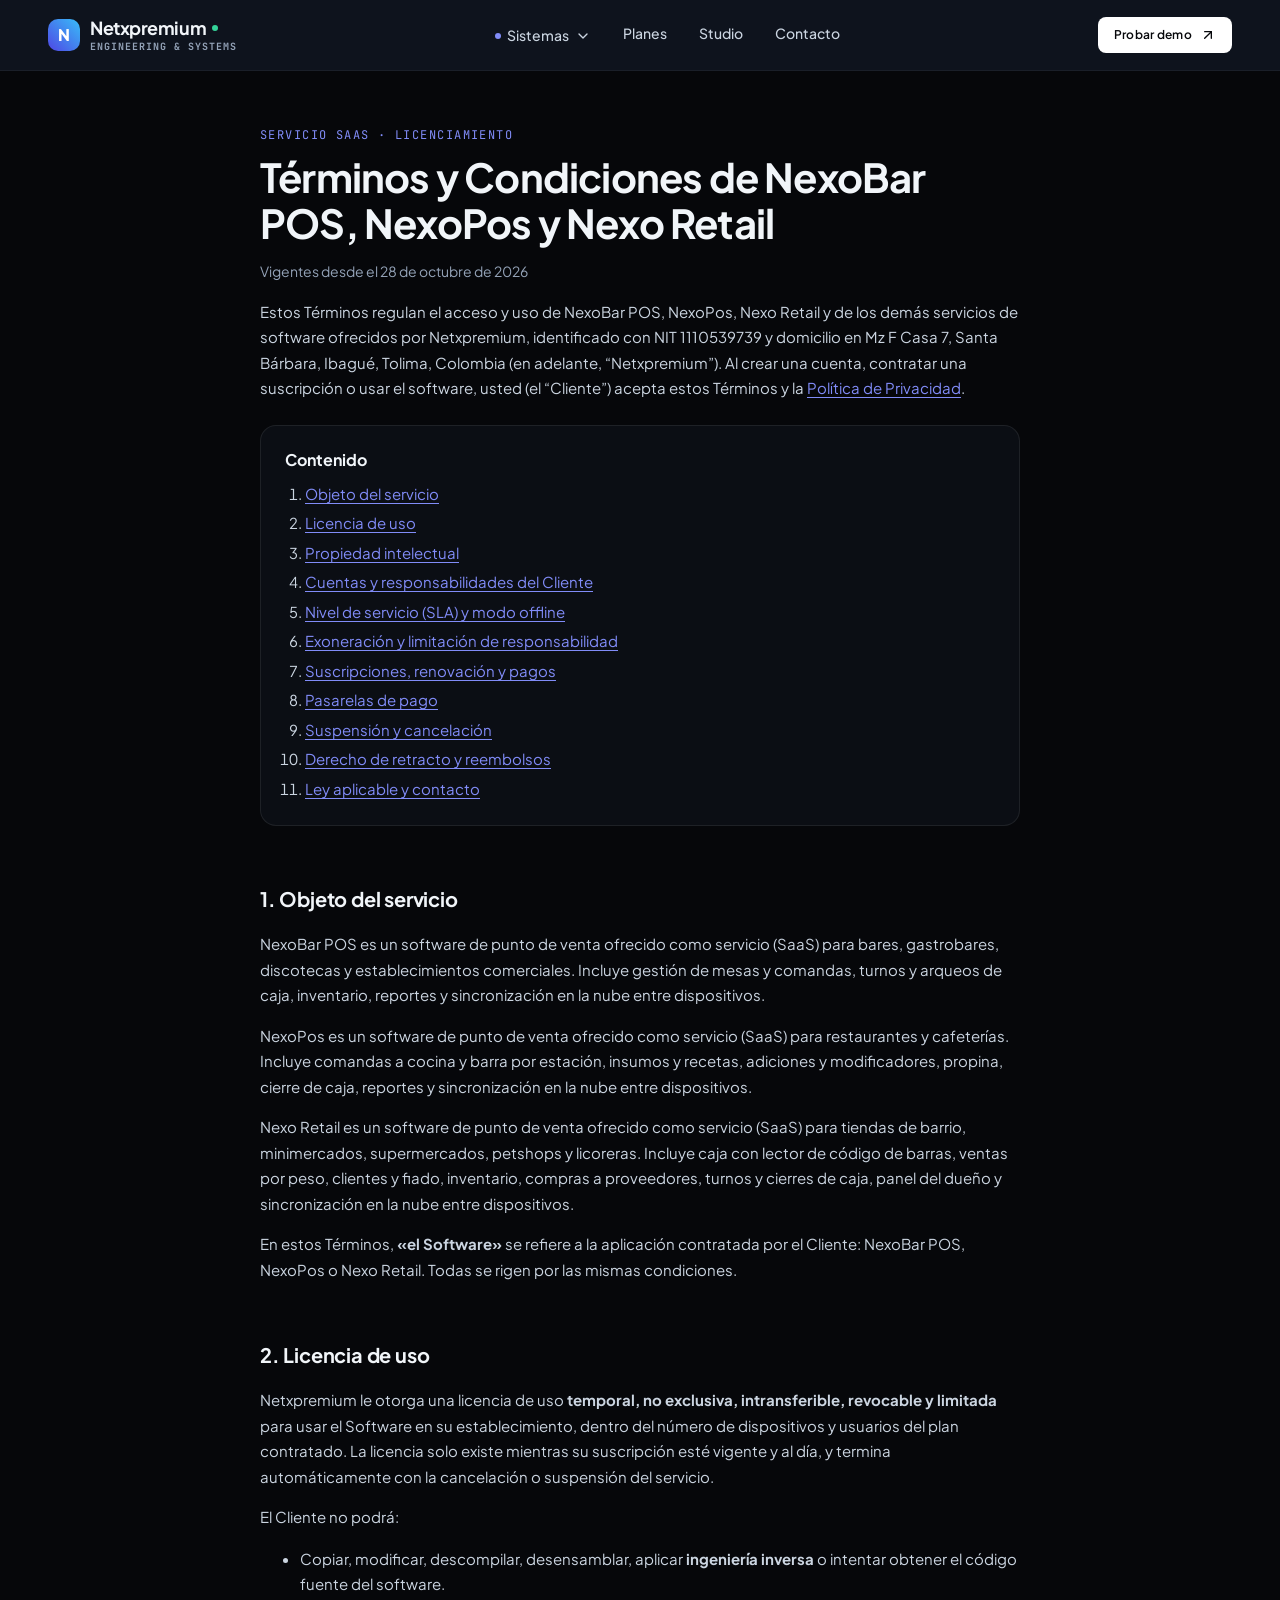
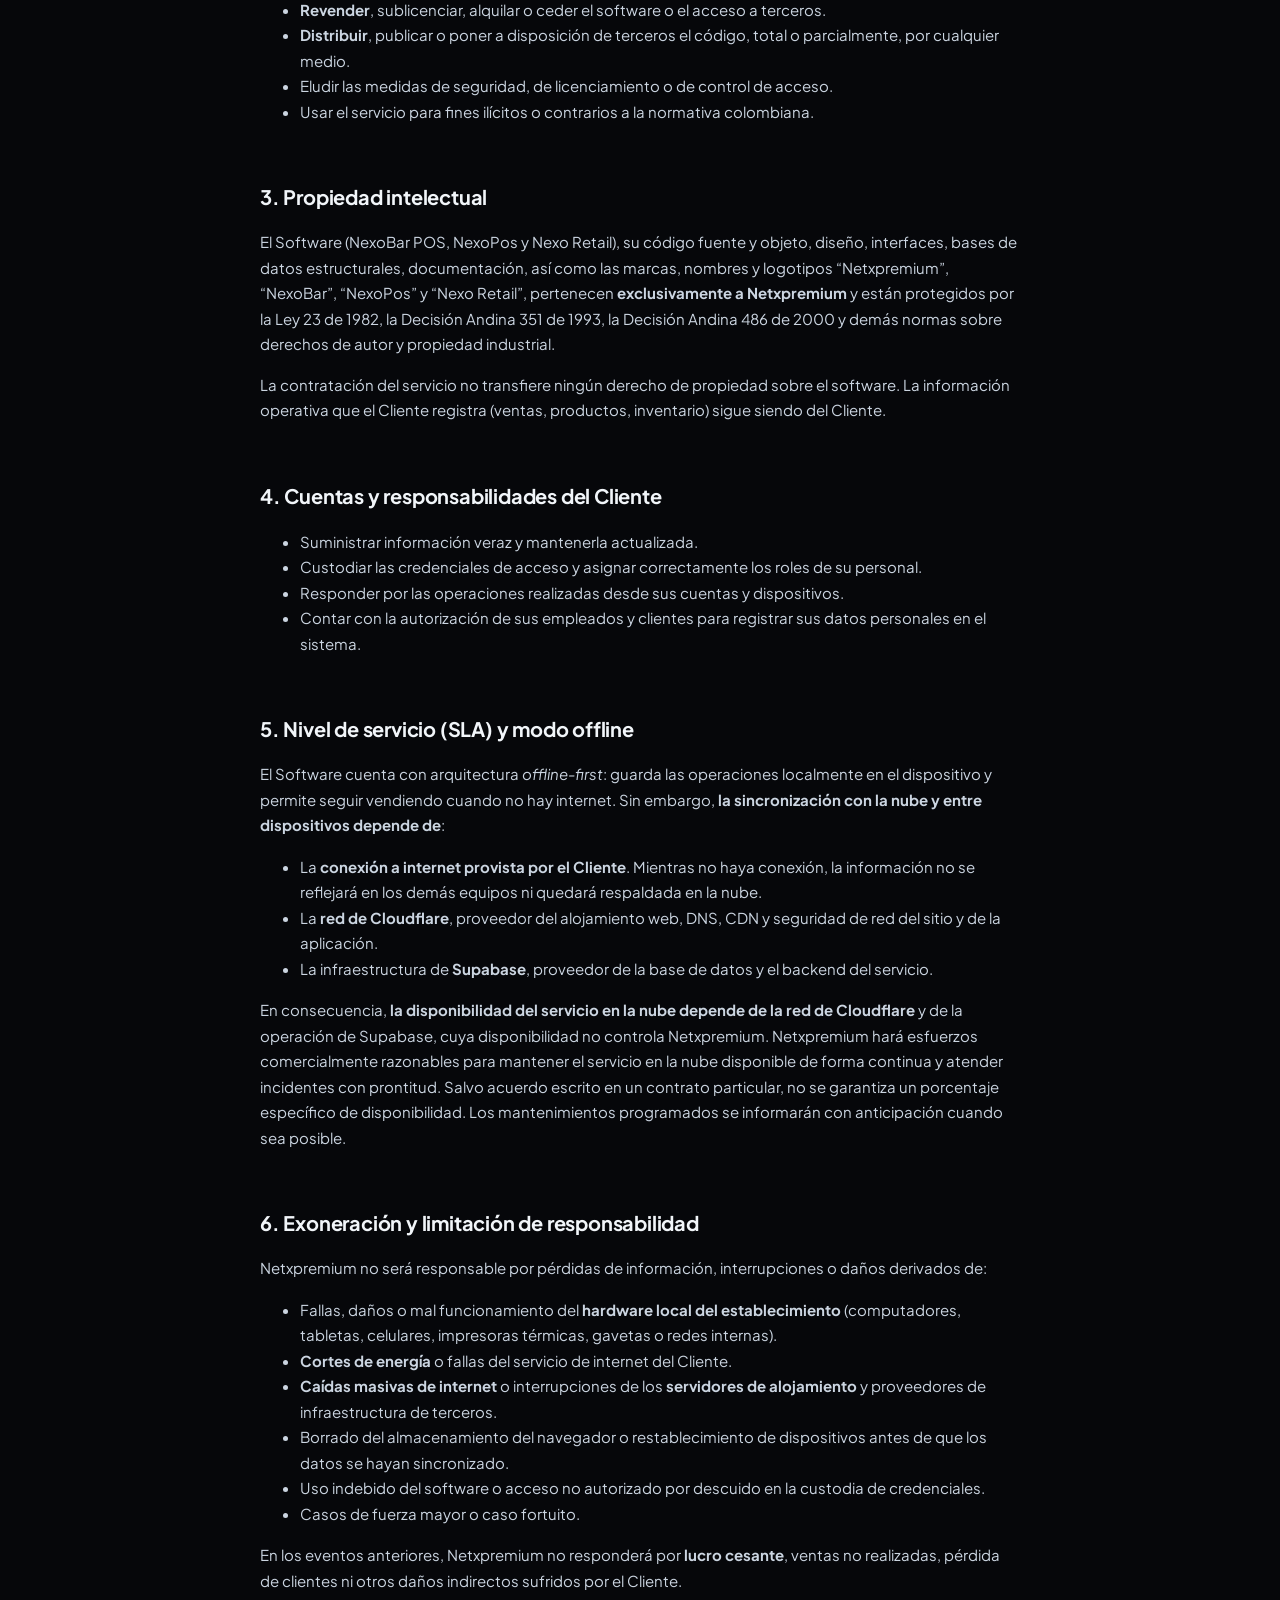
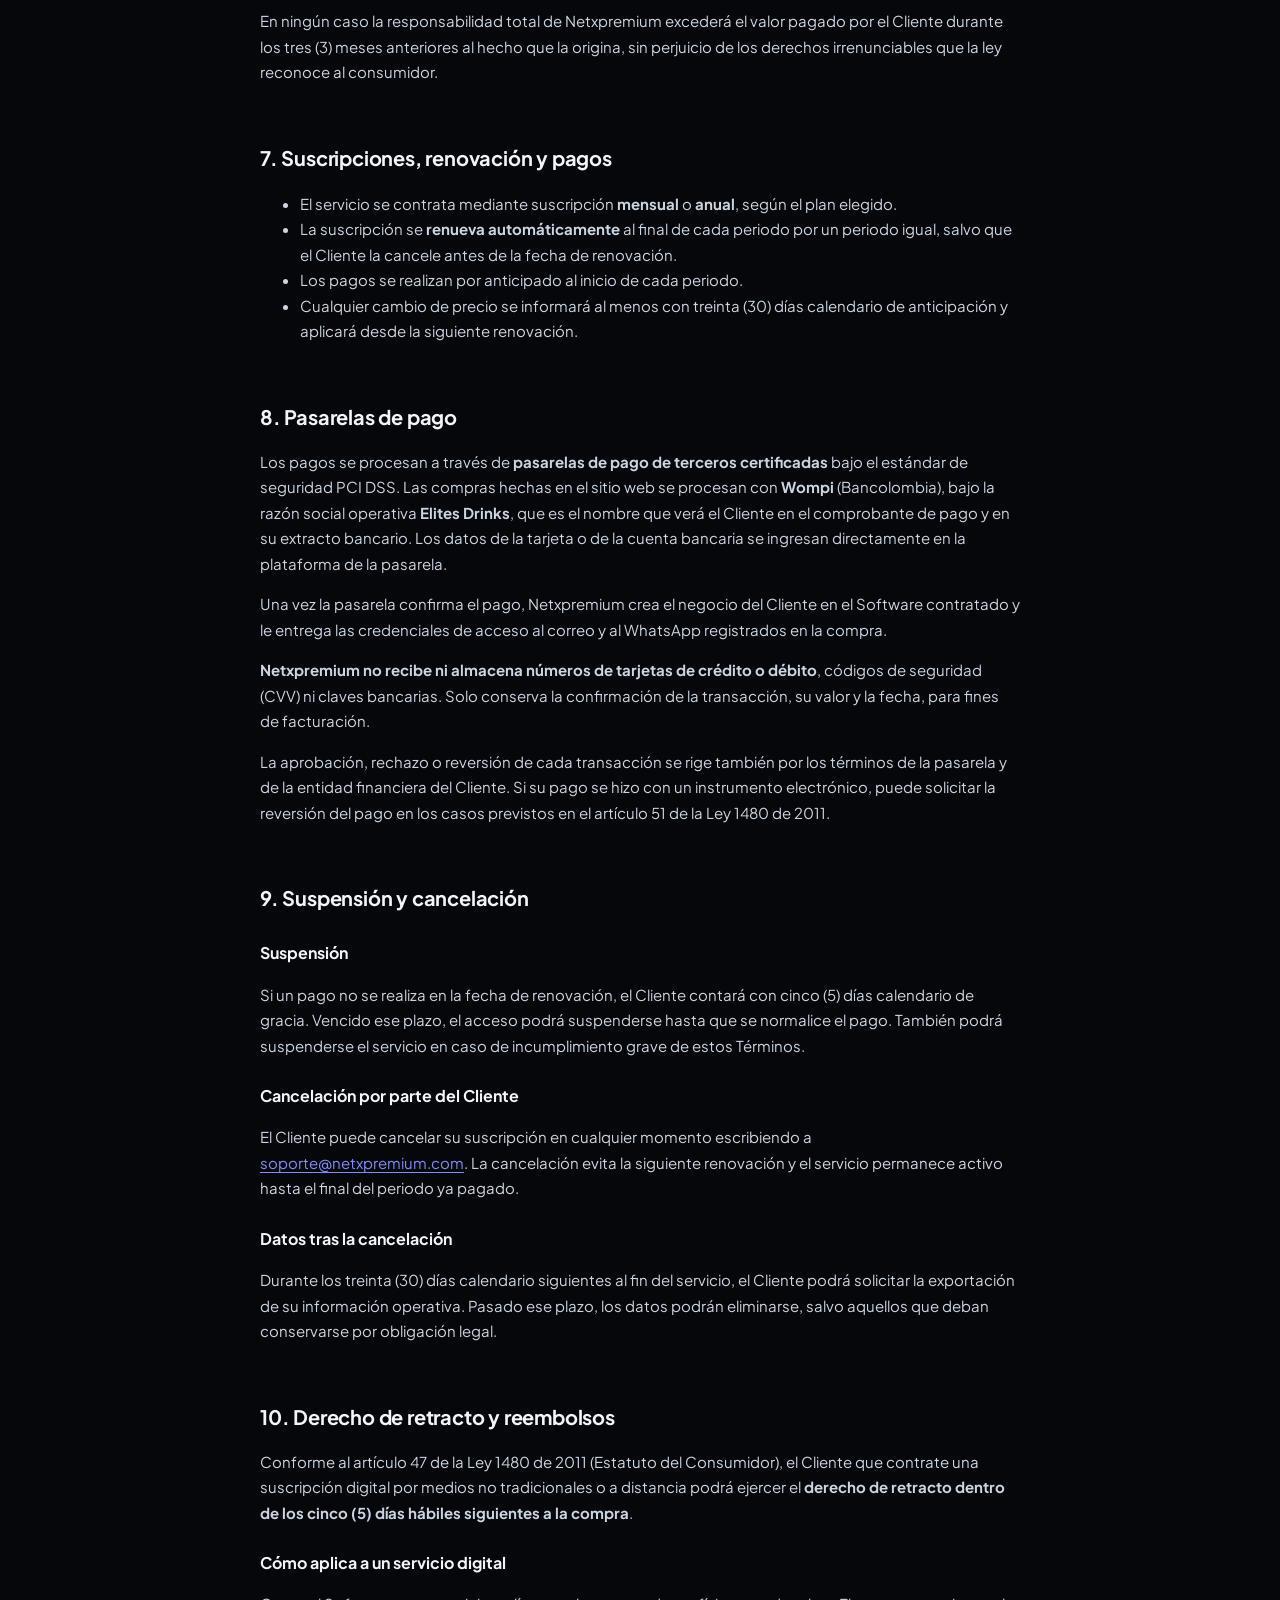
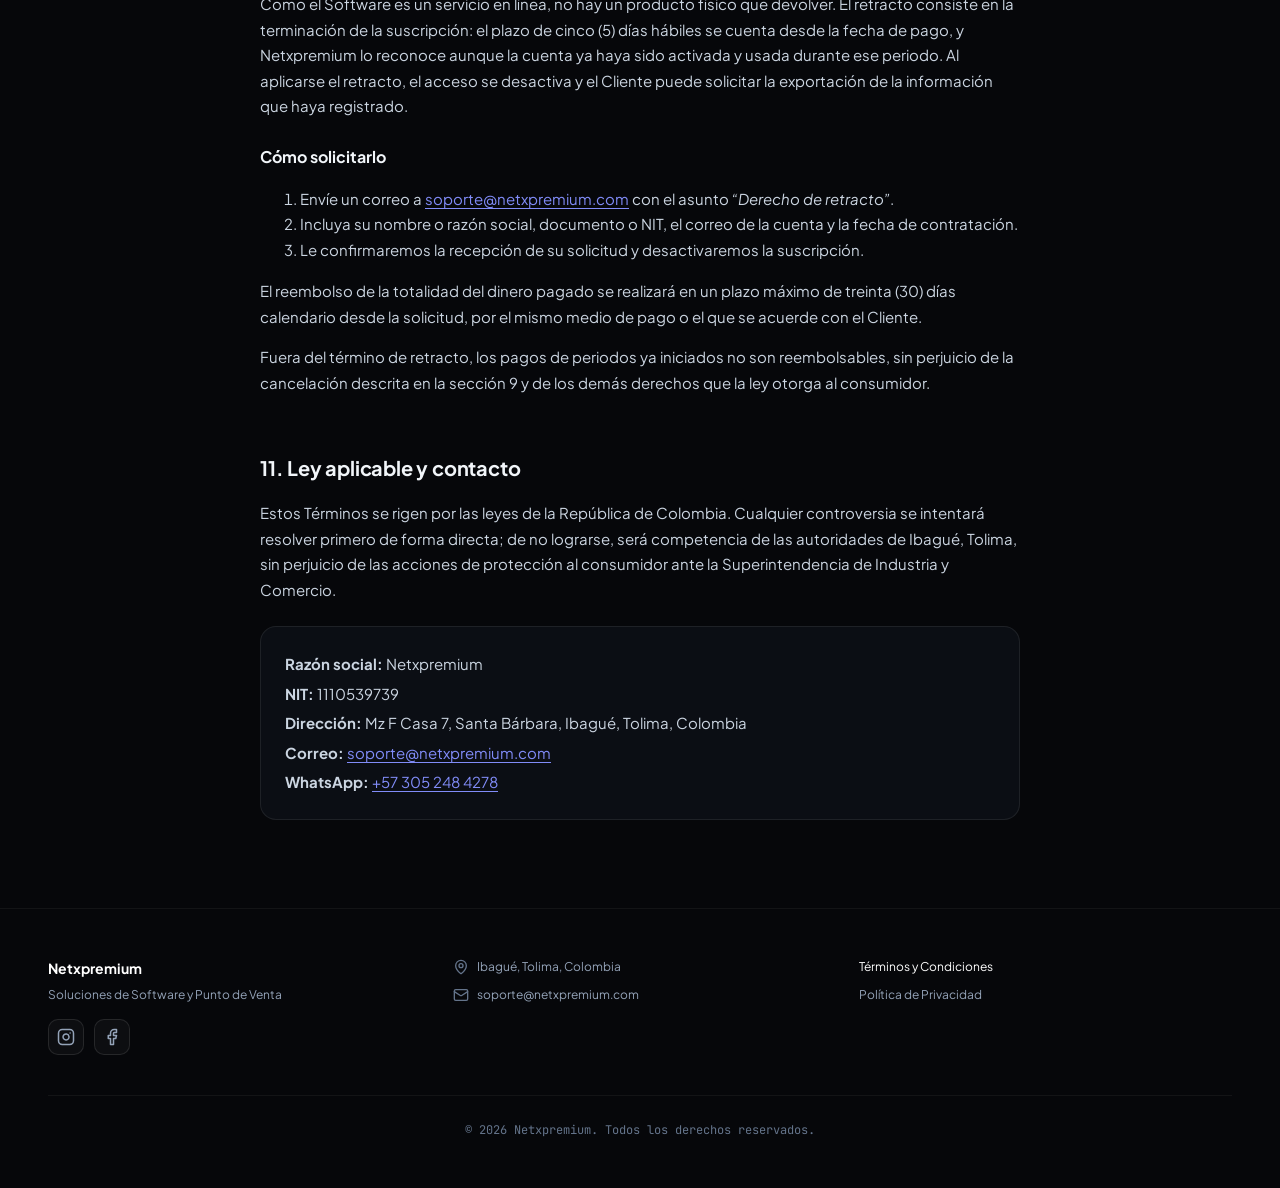
<file: terminos.html>
<!DOCTYPE html>
<html lang="es">
<head>
  <meta charset="UTF-8">
  <meta name="viewport" content="width=device-width, initial-scale=1.0">
  <title>Términos y Condiciones | Netxpremium</title>
  <link rel="canonical" href="https://netxpremium.com/terminos">
  <meta name="description" content="Términos y Condiciones de uso del servicio SaaS y licenciamiento de NexoBar POS, NexoPos y Nexo Retail, desarrollados por Netxpremium.">
  <link rel="icon" href="/favicon.svg" type="image/svg+xml">
  <link rel="icon" href="/favicon.ico" sizes="16x16 32x32 48x48">
  <link rel="apple-touch-icon" href="/apple-touch-icon.png">
  <link rel="preconnect" href="https://fonts.googleapis.com">
  <link rel="preconnect" href="https://fonts.gstatic.com" crossorigin>
  <link href="https://fonts.googleapis.com/css2?family=Plus+Jakarta+Sans:wght@400;500;600;700;800&family=JetBrains+Mono:wght@400;500&display=swap" rel="stylesheet">
  <style>
    :root {
      --bg: #06070A;
      --surface: #0B0E14;
      --border: rgba(255, 255, 255, 0.08);
      --text: #F1F5F9;
      --muted: #94A3B8;
      --accent: #818CF8;
      --focus: #38BDF8;
    }

    * { box-sizing: border-box; }

    html { scroll-behavior: smooth; }

    body {
      margin: 0;
      background: var(--bg);
      color: var(--text);
      font-family: "Plus Jakarta Sans", system-ui, sans-serif;
      line-height: 1.7;
    }

    a { color: var(--accent); text-underline-offset: 3px; }
    a:hover { color: #A5B4FC; }

    :focus-visible {
      outline: 2px solid var(--focus);
      outline-offset: 3px;
      border-radius: 4px;
    }

    .skip-link {
      position: absolute;
      left: 16px;
      top: -48px;
      padding: 8px 14px;
      background: var(--accent);
      color: #06070A;
      border-radius: 8px;
      font-weight: 600;
      z-index: 10;
    }
    .skip-link:focus { top: 12px; }

    /* Navbar: réplica del index (logo, enlaces y CTA) */
    .nav {
      position: sticky;
      top: 0;
      z-index: 5;
      background: rgba(16, 21, 32, 0.92);
      border-bottom: 1px solid rgba(255, 255, 255, 0.05);
      padding: 16px 24px;
    }

    .container {
      max-width: 1280px;
      margin: 0 auto;
    }

    .nav .container {
      display: flex;
      align-items: center;
      justify-content: space-between;
      flex-wrap: wrap;
      gap: 12px 32px;
    }

    .brand-text { display: flex; flex-direction: column; line-height: 1.35; }

    .brand-name {
      display: flex;
      align-items: center;
      gap: 6px;
      font-size: 18px;
      font-weight: 700;
      letter-spacing: -0.025em;
    }

    .brand-dot { width: 6px; height: 6px; border-radius: 50%; background: #34D399; }

    .brand-tag {
      font-family: "JetBrains Mono", monospace;
      font-size: 10px;
      color: var(--muted);
      text-transform: uppercase;
      letter-spacing: 0.1em;
    }

    .nav-links {
      display: flex;
      flex-wrap: wrap;
      gap: 8px 32px;
      font-size: 14px;
      font-weight: 500;
    }

    .nav-links a { color: #CBD5E1; text-decoration: none; }
    .nav-links a:hover { color: #fff; }

    .nav-cta {
      display: inline-flex;
      align-items: center;
      gap: 8px;
      padding: 8px 16px;
      border-radius: 8px;
      background: #fff;
      color: #06070A;
      font-size: 12px;
      font-weight: 600;
      letter-spacing: 0.025em;
      text-decoration: none;
    }

    .nav-cta:hover { background: #E2E8F0; color: #06070A; }

    .nav svg, .foot svg {
      width: 16px;
      height: 16px;
      fill: none;
      stroke: currentColor;
      stroke-width: 2;
      stroke-linecap: round;
      stroke-linejoin: round;
      flex-shrink: 0;
    }

    @media (max-width: 767px) {
      .nav { position: static; }
      .nav-cta { display: none; }
      .nav-links { order: 3; width: 100%; flex-wrap: nowrap; gap: 20px; overflow-x: auto; white-space: nowrap; padding-bottom: 2px; }
    }

    @media (min-width: 768px) {
      .nav { padding: 16px 48px; }
    }

    .wrap {
      max-width: 760px;
      margin: 0 auto;
    }

    .brand {
      display: inline-flex;
      align-items: center;
      gap: 10px;
      color: var(--text);
      text-decoration: none;
      font-weight: 700;
    }

    .brand-mark {
      width: 32px;
      height: 32px;
      border-radius: 10px;
      background: linear-gradient(45deg, #4F46E5, #38BDF8);
      display: grid;
      place-items: center;
      color: #fff;
      font-weight: 800;
    }

    main { padding: 48px 16px 64px; }

    .eyebrow {
      font-family: "JetBrains Mono", monospace;
      font-size: 12px;
      letter-spacing: 0.12em;
      text-transform: uppercase;
      color: var(--accent);
    }

    h1 {
      font-size: clamp(28px, 5vw, 40px);
      line-height: 1.15;
      letter-spacing: -0.02em;
      margin: 8px 0 12px;
    }

    h2 {
      font-size: 20px;
      letter-spacing: -0.01em;
      margin: 48px 0 12px;
      padding-top: 8px;
      scroll-margin-top: 112px;
    }

    h3 { font-size: 16px; margin: 24px 0 8px; }

    p, li { color: #CBD5E1; font-size: 15px; }

    .meta { color: var(--muted); font-size: 14px; }

    .card {
      background: var(--surface);
      border: 1px solid var(--border);
      border-radius: 16px;
      padding: 20px 24px;
      margin: 24px 0;
    }

    .card p { margin: 4px 0; }

    nav.toc ol { padding-left: 20px; margin: 8px 0 0; }
    nav.toc li { margin: 4px 0; }

    table {
      width: 100%;
      border-collapse: collapse;
      font-size: 14px;
      margin: 16px 0;
    }
    th, td {
      text-align: left;
      vertical-align: top;
      padding: 10px 12px;
      border-bottom: 1px solid var(--border);
    }
    th { color: var(--text); font-weight: 600; }
    td { color: #CBD5E1; }
    .table-scroll { overflow-x: auto; }

    /* Footer: réplica del index */
    .foot {
      border-top: 1px solid rgba(255, 255, 255, 0.05);
      padding: 48px 24px;
      color: var(--muted);
    }

    .foot-grid {
      display: grid;
      gap: 32px;
      text-align: center;
    }

    .foot p { margin: 0; color: inherit; }
    .foot-name { font-size: 14px; font-weight: 700; color: #fff !important; }
    .foot-tag { font-size: 12px; margin-top: 4px !important; }

    .foot-col {
      display: flex;
      flex-direction: column;
      align-items: center;
      gap: 8px;
      font-size: 12px;
      font-style: normal;
    }

    .foot a { color: var(--muted); text-decoration: none; }
    .foot a:hover, .foot a[aria-current="page"] { color: #fff; }

    .foot-item { display: inline-flex; align-items: center; gap: 8px; }
    .foot-item svg { color: #64748B; }

    .foot-copy {
      margin-top: 40px;
      padding-top: 24px;
      border-top: 1px solid rgba(255, 255, 255, 0.05);
      text-align: center;
      font-family: "JetBrains Mono", monospace;
      font-size: 12px;
      color: #64748B;
    }

    @media (min-width: 768px) {
      .foot { padding: 48px; }
      .foot-grid { grid-template-columns: repeat(3, 1fr); text-align: left; }
      .foot-col { align-items: flex-start; }
    }

    /* Menú «Sistemas» (igual al del inicio) */
    .apps-menu { position: relative; }
    .apps-toggle { display: inline-flex; align-items: center; gap: 6px; color: #CBD5E1; font: inherit; background: none; border: 0; cursor: pointer; padding: 0; white-space: nowrap; transition: color .2s; }
    .apps-toggle:hover, .apps-toggle[aria-expanded="true"] { color: #fff; }
    .apps-toggle svg { transition: transform .2s; }
    .apps-toggle[aria-expanded="true"] svg { transform: rotate(180deg); }
    .apps-punto { width: 6px; height: 6px; border-radius: 50%; background: #818CF8; }
    .apps-panel { position: absolute; top: calc(100% + 18px); left: 50%; z-index: 20; width: 360px; padding: 10px; border-radius: 16px;
      background: #0D111A; border: 1px solid rgba(255, 255, 255, 0.1); box-shadow: 0 24px 60px -20px rgba(0, 0, 0, 0.8); white-space: normal;
      opacity: 0; visibility: hidden; transform: translate(-50%, -6px); transition: opacity .18s, transform .18s, visibility .18s; }
    .apps-menu.is-open .apps-panel { opacity: 1; visibility: visible; transform: translate(-50%, 0); }
    .apps-titulo { padding: 8px 10px 10px; font-size: 10px; letter-spacing: .14em; text-transform: uppercase; color: #818CF8; font-family: "JetBrains Mono", monospace; }
    .nav-links .apps-item { display: flex; align-items: center; gap: 12px; padding: 10px; border-radius: 12px; color: #E2E8F0; text-decoration: none; transition: background-color .15s; }
    .nav-links a.apps-item:hover, .nav-links a.apps-item:focus-visible { background: rgba(255, 255, 255, 0.05); outline: none; }
    .apps-item-off { opacity: .55; cursor: default; }
    .apps-ico { width: 40px; height: 40px; border-radius: 10px; display: inline-flex; align-items: center; justify-content: center; flex-shrink: 0; }
    .nav .apps-ico svg { width: 20px; height: 20px; }
    .apps-texto { flex: 1; min-width: 0; }
    .apps-nombre { display: flex; align-items: center; gap: 8px; font-weight: 700; font-size: 14px; color: #fff; }
    .apps-negocio { display: block; font-size: 12px; font-weight: 400; color: #94A3B8; margin-top: 2px; }
    .apps-chip { font-size: 9px; font-weight: 600; letter-spacing: .06em; text-transform: uppercase; padding: 2px 7px; border-radius: 999px; color: #94A3B8; border: 1px solid rgba(148, 163, 184, 0.25); font-family: "JetBrains Mono", monospace; }
    .apps-chip-nuevo { color: #FFB070; border-color: rgba(255, 140, 50, 0.35); background: rgba(255, 140, 50, 0.1); }
    .apps-flecha { color: #64748B; transition: transform .15s, color .15s; }
    .nav-links a.apps-item:hover .apps-flecha { color: #fff; transform: translateX(2px); }
    .apps-pie { display: flex; align-items: center; justify-content: space-between; gap: 8px; margin-top: 6px; padding: 12px 10px 6px; border-top: 1px solid rgba(255, 255, 255, 0.06); font-size: 12px; font-weight: 400; color: #94A3B8; }
    .nav-links .apps-pie a { color: #A5B4FC; font-weight: 600; white-space: nowrap; }
    .nav-links .apps-pie a:hover { color: #fff; }
    /* En el celular los enlaces van en una fila con scroll horizontal, que recortaría el panel: ahí se fija a la pantalla */
    @media (max-width: 767px) {
      .apps-panel { position: fixed; top: var(--apps-top, 120px); left: 16px; right: 16px; width: auto; max-width: 400px; transform: translateY(-6px); }
      .apps-menu.is-open .apps-panel { transform: none; }
    }
    /* Íconos de redes sociales en el pie de página */
    .redes { display: flex; gap: 10px; margin-top: 14px; justify-content: center; }
    .redes a { width: 36px; height: 36px; border-radius: 10px; display: inline-flex; align-items: center; justify-content: center;
      color: #94A3B8; border: 1px solid rgba(255, 255, 255, .1); background: rgba(255, 255, 255, .03);
      transition: color .2s, border-color .2s, transform .2s; }
    .redes a:hover, .redes a:focus-visible { color: #fff; border-color: rgba(129, 140, 248, .55); transform: translateY(-2px); }
    .redes svg { width: 18px; height: 18px; fill: none; stroke: currentColor; flex-shrink: 0; }
    @media (min-width: 768px) { .redes { justify-content: flex-start; } }
  </style>
</head>
<body>
  <a class="skip-link" href="#contenido">Saltar al contenido</a>

  <nav class="nav" aria-label="Navegación principal">
    <div class="container">
      <a class="brand" href="/" aria-label="Netxpremium — Ir al inicio">
        <span class="brand-mark" aria-hidden="true">N</span>
        <span class="brand-text">
          <span class="brand-name">Netxpremium <span class="brand-dot" aria-hidden="true"></span></span>
          <span class="brand-tag">Engineering &amp; Systems</span>
        </span>
      </a>

      <div class="nav-links">
        <div class="apps-menu" id="apps-menu">
          <button type="button" id="apps-toggle" class="apps-toggle" aria-haspopup="true" aria-expanded="false" aria-controls="apps-panel">
            <span class="apps-punto" aria-hidden="true"></span> Sistemas <svg viewBox="0 0 24 24" aria-hidden="true"><path d="m6 9 6 6 6-6"/></svg>
          </button>
          <div id="apps-panel" class="apps-panel" role="menu" aria-labelledby="apps-toggle">
            <div class="apps-titulo">Encuentra el sistema para tu negocio</div>
            <a href="/nexobar" class="apps-item" role="menuitem">
              <span class="apps-ico" style="color:#818CF8;background:rgba(99,102,241,.12)"><svg viewBox="0 0 24 24" aria-hidden="true"><path d="M8 22h8"/><path d="M7 10h10"/><path d="M12 15v7"/><path d="M12 15a5 5 0 0 0 5-5c0-2-.5-4-2-8H9c-1.5 4-2 6-2 8a5 5 0 0 0 5 5Z"/></svg></span>
              <span class="apps-texto">
                <span class="apps-nombre">NexoBar POS</span>
                <span class="apps-negocio">Bares, gastrobares y discotecas</span>
              </span>
              <svg viewBox="0 0 24 24" aria-hidden="true" class="apps-flecha"><path d="M5 12h14"/><path d="m12 5 7 7-7 7"/></svg>
            </a>
            <a href="/nexopos" class="apps-item" role="menuitem">
              <img src="/assets/nexopos/logo.svg" alt="" width="40" height="40" class="apps-ico">
              <span class="apps-texto">
                <span class="apps-nombre">NexoPos <span class="apps-chip apps-chip-nuevo">Nuevo</span></span>
                <span class="apps-negocio">Restaurantes y cafeterías</span>
              </span>
              <svg viewBox="0 0 24 24" aria-hidden="true" class="apps-flecha"><path d="M5 12h14"/><path d="m12 5 7 7-7 7"/></svg>
            </a>
            <a href="/nexoretail" class="apps-item" role="menuitem">
              <img src="/assets/nexoretail/logo.svg" alt="" width="40" height="40" class="apps-ico">
              <span class="apps-texto">
                <span class="apps-nombre">Nexo Retail <span class="apps-chip apps-chip-nuevo">Nuevo</span></span>
                <span class="apps-negocio">Tiendas, minimercados, petshops y licoreras</span>
              </span>
              <svg viewBox="0 0 24 24" aria-hidden="true" class="apps-flecha"><path d="M5 12h14"/><path d="m12 5 7 7-7 7"/></svg>
            </a>
            <div class="apps-item apps-item-off" aria-disabled="true">
              <span class="apps-ico" style="color:#94A3B8;background:rgba(148,163,184,.1)"><svg viewBox="0 0 24 24" aria-hidden="true"><circle cx="6" cy="6" r="3"/><path d="M8.12 8.12 12 12"/><path d="M20 4 8.12 15.88"/><circle cx="6" cy="18" r="3"/><path d="M14.8 14.8 20 20"/></svg></span>
              <span class="apps-texto">
                <span class="apps-nombre">NexoBarber <span class="apps-chip">Próximamente</span></span>
                <span class="apps-negocio">Barberías</span>
              </span>
            </div>
            <div class="apps-pie">
              <span>¿No ves tu tipo de negocio?</span>
              <a href="/#studio">Lo creamos a la medida →</a>
            </div>
          </div>
        </div>
        <a href="/planes">Planes</a>
        <a href="/#studio">Studio</a>
        <a href="/#contacto">Contacto</a>
      </div>

      <a class="nav-cta" href="/#sistemas">
        <span>Probar demo</span>
        <svg viewBox="0 0 24 24" aria-hidden="true"><path d="M7 7h10v10"/><path d="M7 17 17 7"/></svg>
      </a>
    </div>
  </nav>

  <main id="contenido">
    <article class="wrap">
      <span class="eyebrow">Servicio SaaS · Licenciamiento</span>
      <h1>Términos y Condiciones de NexoBar POS, NexoPos y Nexo Retail</h1>
      <p class="meta">Vigentes desde el 28 de octubre de 2026</p>

      <p>
        Estos Términos regulan el acceso y uso de NexoBar POS, NexoPos, Nexo Retail y de los demás servicios de software ofrecidos por Netxpremium, identificado con NIT 1110539739 y domicilio en Mz F Casa 7, Santa Bárbara, Ibagué, Tolima, Colombia
        (en adelante, “Netxpremium”). Al crear una cuenta, contratar una suscripción o usar el software, usted (el “Cliente”) acepta estos Términos y la
        <a href="/privacidad">Política de Privacidad</a>.
      </p>

      <nav class="toc card" aria-label="Contenido de los términos">
        <strong>Contenido</strong>
        <ol>
          <li><a href="#servicio">Objeto del servicio</a></li>
          <li><a href="#licencia">Licencia de uso</a></li>
          <li><a href="#propiedad">Propiedad intelectual</a></li>
          <li><a href="#cuentas">Cuentas y responsabilidades del Cliente</a></li>
          <li><a href="#disponibilidad">Nivel de servicio (SLA) y modo offline</a></li>
          <li><a href="#responsabilidad">Exoneración y limitación de responsabilidad</a></li>
          <li><a href="#suscripciones">Suscripciones, renovación y pagos</a></li>
          <li><a href="#pagos">Pasarelas de pago</a></li>
          <li><a href="#suspension">Suspensión y cancelación</a></li>
          <li><a href="#retracto">Derecho de retracto y reembolsos</a></li>
          <li><a href="#ley">Ley aplicable y contacto</a></li>
        </ol>
      </nav>

      <section aria-labelledby="servicio">
        <h2 id="servicio">1. Objeto del servicio</h2>
        <p>
          NexoBar POS es un software de punto de venta ofrecido como servicio (SaaS) para bares, gastrobares, discotecas y establecimientos comerciales.
          Incluye gestión de mesas y comandas, turnos y arqueos de caja, inventario, reportes y sincronización en la nube entre dispositivos.
        </p>
        <p>
          NexoPos es un software de punto de venta ofrecido como servicio (SaaS) para restaurantes y cafeterías.
          Incluye comandas a cocina y barra por estación, insumos y recetas, adiciones y modificadores, propina, cierre de caja, reportes y sincronización en la nube entre dispositivos.
        </p>
        <p>
          Nexo Retail es un software de punto de venta ofrecido como servicio (SaaS) para tiendas de barrio, minimercados, supermercados, petshops y licoreras.
          Incluye caja con lector de código de barras, ventas por peso, clientes y fiado, inventario, compras a proveedores, turnos y cierres de caja, panel del dueño y sincronización en la nube entre dispositivos.
        </p>
        <p>
          En estos Términos, <strong>«el Software»</strong> se refiere a la aplicación contratada por el Cliente: NexoBar POS, NexoPos o Nexo Retail. Todas se rigen por las mismas condiciones.
        </p>
      </section>

      <section aria-labelledby="licencia">
        <h2 id="licencia">2. Licencia de uso</h2>
        <p>
          Netxpremium le otorga una licencia de uso <strong>temporal, no exclusiva, intransferible, revocable y limitada</strong>
          para usar el Software en su establecimiento, dentro del número de dispositivos y usuarios del plan contratado.
          La licencia solo existe mientras su suscripción esté vigente y al día, y termina automáticamente con la cancelación o suspensión del servicio.
        </p>
        <p>El Cliente no podrá:</p>
        <ul>
          <li>Copiar, modificar, descompilar, desensamblar, aplicar <strong>ingeniería inversa</strong> o intentar obtener el código fuente del software.</li>
          <li><strong>Revender</strong>, sublicenciar, alquilar o ceder el software o el acceso a terceros.</li>
          <li><strong>Distribuir</strong>, publicar o poner a disposición de terceros el código, total o parcialmente, por cualquier medio.</li>
          <li>Eludir las medidas de seguridad, de licenciamiento o de control de acceso.</li>
          <li>Usar el servicio para fines ilícitos o contrarios a la normativa colombiana.</li>
        </ul>
      </section>

      <section aria-labelledby="propiedad">
        <h2 id="propiedad">3. Propiedad intelectual</h2>
        <p>
          El Software (NexoBar POS, NexoPos y Nexo Retail), su código fuente y objeto, diseño, interfaces, bases de datos estructurales, documentación, así como las marcas, nombres y logotipos
          “Netxpremium”, “NexoBar”, “NexoPos” y “Nexo Retail”, pertenecen <strong>exclusivamente a Netxpremium</strong> y están protegidos por la Ley 23 de 1982, la Decisión Andina 351 de 1993,
          la Decisión Andina 486 de 2000 y demás normas sobre derechos de autor y propiedad industrial.
        </p>
        <p>
          La contratación del servicio no transfiere ningún derecho de propiedad sobre el software. La información operativa que el Cliente registra
          (ventas, productos, inventario) sigue siendo del Cliente.
        </p>
      </section>

      <section aria-labelledby="cuentas">
        <h2 id="cuentas">4. Cuentas y responsabilidades del Cliente</h2>
        <ul>
          <li>Suministrar información veraz y mantenerla actualizada.</li>
          <li>Custodiar las credenciales de acceso y asignar correctamente los roles de su personal.</li>
          <li>Responder por las operaciones realizadas desde sus cuentas y dispositivos.</li>
          <li>Contar con la autorización de sus empleados y clientes para registrar sus datos personales en el sistema.</li>
        </ul>
      </section>

      <section aria-labelledby="disponibilidad">
        <h2 id="disponibilidad">5. Nivel de servicio (SLA) y modo offline</h2>
        <p>
          El Software cuenta con arquitectura <em>offline-first</em>: guarda las operaciones localmente en el dispositivo y permite seguir vendiendo cuando no hay internet.
          Sin embargo, <strong>la sincronización con la nube y entre dispositivos depende de</strong>:
        </p>
        <ul>
          <li>La <strong>conexión a internet provista por el Cliente</strong>. Mientras no haya conexión, la información no se reflejará en los demás equipos ni quedará respaldada en la nube.</li>
          <li>La <strong>red de Cloudflare</strong>, proveedor del alojamiento web, DNS, CDN y seguridad de red del sitio y de la aplicación.</li>
          <li>La infraestructura de <strong>Supabase</strong>, proveedor de la base de datos y el backend del servicio.</li>
        </ul>
        <p>
          En consecuencia, <strong>la disponibilidad del servicio en la nube depende de la red de Cloudflare</strong> y de la operación de Supabase, cuya disponibilidad no controla Netxpremium.
          Netxpremium hará esfuerzos comercialmente razonables para mantener el servicio en la nube disponible de forma continua y atender incidentes con prontitud.
          Salvo acuerdo escrito en un contrato particular, no se garantiza un porcentaje específico de disponibilidad. Los mantenimientos programados se informarán con anticipación cuando sea posible.
        </p>
      </section>

      <section aria-labelledby="responsabilidad">
        <h2 id="responsabilidad">6. Exoneración y limitación de responsabilidad</h2>
        <p>Netxpremium no será responsable por pérdidas de información, interrupciones o daños derivados de:</p>
        <ul>
          <li>Fallas, daños o mal funcionamiento del <strong>hardware local del establecimiento</strong> (computadores, tabletas, celulares, impresoras térmicas, gavetas o redes internas).</li>
          <li><strong>Cortes de energía</strong> o fallas del servicio de internet del Cliente.</li>
          <li><strong>Caídas masivas de internet</strong> o interrupciones de los <strong>servidores de alojamiento</strong> y proveedores de infraestructura de terceros.</li>
          <li>Borrado del almacenamiento del navegador o restablecimiento de dispositivos antes de que los datos se hayan sincronizado.</li>
          <li>Uso indebido del software o acceso no autorizado por descuido en la custodia de credenciales.</li>
          <li>Casos de fuerza mayor o caso fortuito.</li>
        </ul>
        <p>
          En los eventos anteriores, Netxpremium no responderá por <strong>lucro cesante</strong>, ventas no realizadas, pérdida de clientes ni otros daños indirectos sufridos por el Cliente.
        </p>
        <p>
          En ningún caso la responsabilidad total de Netxpremium excederá el valor pagado por el Cliente durante los tres (3) meses anteriores al hecho que la origina,
          sin perjuicio de los derechos irrenunciables que la ley reconoce al consumidor.
        </p>
      </section>

      <section aria-labelledby="suscripciones">
        <h2 id="suscripciones">7. Suscripciones, renovación y pagos</h2>
        <ul>
          <li>El servicio se contrata mediante suscripción <strong>mensual</strong> o <strong>anual</strong>, según el plan elegido.</li>
          <li>La suscripción se <strong>renueva automáticamente</strong> al final de cada periodo por un periodo igual, salvo que el Cliente la cancele antes de la fecha de renovación.</li>
          <li>Los pagos se realizan por anticipado al inicio de cada periodo.</li>
          <li>Cualquier cambio de precio se informará al menos con treinta (30) días calendario de anticipación y aplicará desde la siguiente renovación.</li>
        </ul>
      </section>

      <section aria-labelledby="pagos">
        <h2 id="pagos">8. Pasarelas de pago</h2>
        <p>
          Los pagos se procesan a través de <strong>pasarelas de pago de terceros certificadas</strong> bajo el estándar de seguridad PCI DSS.
          Las compras hechas en el sitio web se procesan con <strong>Wompi</strong> (Bancolombia), bajo la razón social operativa <strong>Elites Drinks</strong>, que es el nombre que verá el Cliente en el comprobante de pago y en su extracto bancario.
          Los datos de la tarjeta o de la cuenta bancaria se ingresan directamente en la plataforma de la pasarela.
        </p>
        <p>
          Una vez la pasarela confirma el pago, Netxpremium crea el negocio del Cliente en el Software contratado y le entrega las credenciales de acceso al correo y al WhatsApp registrados en la compra.
        </p>
        <p>
          <strong>Netxpremium no recibe ni almacena números de tarjetas de crédito o débito</strong>, códigos de seguridad (CVV) ni claves bancarias.
          Solo conserva la confirmación de la transacción, su valor y la fecha, para fines de facturación.
        </p>
        <p>
          La aprobación, rechazo o reversión de cada transacción se rige también por los términos de la pasarela y de la entidad financiera del Cliente.
          Si su pago se hizo con un instrumento electrónico, puede solicitar la reversión del pago en los casos previstos en el artículo 51 de la Ley 1480 de 2011.
        </p>
      </section>

      <section aria-labelledby="suspension">
        <h2 id="suspension">9. Suspensión y cancelación</h2>
        <h3>Suspensión</h3>
        <p>
          Si un pago no se realiza en la fecha de renovación, el Cliente contará con cinco (5) días calendario de gracia. Vencido ese plazo, el acceso podrá suspenderse
          hasta que se normalice el pago. También podrá suspenderse el servicio en caso de incumplimiento grave de estos Términos.
        </p>
        <h3>Cancelación por parte del Cliente</h3>
        <p>
          El Cliente puede cancelar su suscripción en cualquier momento escribiendo a <a href="mailto:soporte@netxpremium.com">soporte@netxpremium.com</a>.
          La cancelación evita la siguiente renovación y el servicio permanece activo hasta el final del periodo ya pagado.
        </p>
        <h3>Datos tras la cancelación</h3>
        <p>
          Durante los treinta (30) días calendario siguientes al fin del servicio, el Cliente podrá solicitar la exportación de su información operativa.
          Pasado ese plazo, los datos podrán eliminarse, salvo aquellos que deban conservarse por obligación legal.
        </p>
      </section>

      <section aria-labelledby="retracto">
        <h2 id="retracto">10. Derecho de retracto y reembolsos</h2>
        <p>
          Conforme al artículo 47 de la Ley 1480 de 2011 (Estatuto del Consumidor), el Cliente que contrate una suscripción digital por medios no tradicionales o a distancia
          podrá ejercer el <strong>derecho de retracto dentro de los cinco (5) días hábiles siguientes a la compra</strong>.
        </p>
        <h3>Cómo aplica a un servicio digital</h3>
        <p>
          Como el Software es un servicio en línea, no hay un producto físico que devolver. El retracto consiste en la terminación de la suscripción:
          el plazo de cinco (5) días hábiles se cuenta desde la fecha de pago, y Netxpremium lo reconoce aunque la cuenta ya haya sido activada y usada durante ese periodo.
          Al aplicarse el retracto, el acceso se desactiva y el Cliente puede solicitar la exportación de la información que haya registrado.
        </p>
        <h3>Cómo solicitarlo</h3>
        <ol>
          <li>Envíe un correo a <a href="mailto:soporte@netxpremium.com">soporte@netxpremium.com</a> con el asunto <em>“Derecho de retracto”</em>.</li>
          <li>Incluya su nombre o razón social, documento o NIT, el correo de la cuenta y la fecha de contratación.</li>
          <li>Le confirmaremos la recepción de su solicitud y desactivaremos la suscripción.</li>
        </ol>
        <p>
          El reembolso de la totalidad del dinero pagado se realizará en un plazo máximo de treinta (30) días calendario desde la solicitud, por el mismo medio de pago
          o el que se acuerde con el Cliente.
        </p>
        <p>
          Fuera del término de retracto, los pagos de periodos ya iniciados no son reembolsables, sin perjuicio de la cancelación descrita en la sección 9 y de los demás derechos que la ley otorga al consumidor.
        </p>
      </section>

      <section aria-labelledby="ley">
        <h2 id="ley">11. Ley aplicable y contacto</h2>
        <p>
          Estos Términos se rigen por las leyes de la República de Colombia. Cualquier controversia se intentará resolver primero de forma directa; de no lograrse,
          será competencia de las autoridades de Ibagué, Tolima, sin perjuicio de las acciones de protección al consumidor ante la Superintendencia de Industria y Comercio.
        </p>
        <div class="card">
          <p><strong>Razón social:</strong> Netxpremium</p>
          <p><strong>NIT:</strong> 1110539739</p>
          <p><strong>Dirección:</strong> Mz F Casa 7, Santa Bárbara, Ibagué, Tolima, Colombia</p>
          <p><strong>Correo:</strong> <a href="mailto:soporte@netxpremium.com">soporte@netxpremium.com</a></p>
          <p><strong>WhatsApp:</strong> <a href="https://wa.me/573052484278" target="_blank" rel="noopener noreferrer">+57 305 248 4278</a></p>
        </div>
      </section>
    </article>
  </main>

  <footer class="foot">
    <div class="container foot-grid">
      <div>
        <p class="foot-name">Netxpremium</p>
        <p class="foot-tag">Soluciones de Software y Punto de Venta</p>
        <div class="redes" aria-label="Redes sociales de Netxpremium">
          <a href="https://www.instagram.com/netxpremium/" target="_blank" rel="noopener noreferrer me" aria-label="Netxpremium en Instagram">
            <svg width="18" height="18" viewBox="0 0 24 24" fill="none" stroke="currentColor" stroke-width="2" stroke-linecap="round" stroke-linejoin="round" aria-hidden="true"><rect width="20" height="20" x="2" y="2" rx="5" ry="5"/><path d="M16 11.37A4 4 0 1 1 12.63 8 4 4 0 0 1 16 11.37z"/><line x1="17.5" x2="17.51" y1="6.5" y2="6.5"/></svg>
          </a>
          <a href="https://www.facebook.com/profile.php?id=61577096870495" target="_blank" rel="noopener noreferrer me" aria-label="Netxpremium en Facebook">
            <svg width="18" height="18" viewBox="0 0 24 24" fill="none" stroke="currentColor" stroke-width="2" stroke-linecap="round" stroke-linejoin="round" aria-hidden="true"><path d="M18 2h-3a5 5 0 0 0-5 5v3H7v4h3v8h4v-8h3l1-4h-4V7a1 1 0 0 1 1-1h3z"/></svg>
          </a>
        </div>
      </div>

      <address class="foot-col">
        <span class="foot-item">
          <svg viewBox="0 0 24 24" aria-hidden="true"><path d="M20 10c0 4.993-5.539 10.193-7.399 11.799a1 1 0 0 1-1.202 0C9.539 20.193 4 14.993 4 10a8 8 0 0 1 16 0"/><circle cx="12" cy="10" r="3"/></svg>
          Ibagué, Tolima, Colombia
        </span>
        <a class="foot-item" href="mailto:soporte@netxpremium.com">
          <svg viewBox="0 0 24 24" aria-hidden="true"><rect width="20" height="16" x="2" y="4" rx="2"/><path d="m22 7-8.97 5.7a1.94 1.94 0 0 1-2.06 0L2 7"/></svg>
          soporte@netxpremium.com
        </a>
      </address>

      <nav class="foot-col" aria-label="Enlaces legales">
        <a href="/terminos" aria-current="page">Términos y Condiciones</a>
        <a href="/privacidad">Política de Privacidad</a>
      </nav>
    </div>

    <div class="container foot-copy">
      © 2026 Netxpremium. Todos los derechos reservados.
    </div>
  </footer>

  <script>
    // Menú «Sistemas»: clic abre y cierra; Escape, clic afuera o scroll lo cierran
    (function () {
      const menu = document.getElementById('apps-menu');
      const toggle = document.getElementById('apps-toggle');
      const abrir = (si) => {
        if (si) menu.style.setProperty('--apps-top', (toggle.getBoundingClientRect().bottom + 12) + 'px');
        menu.classList.toggle('is-open', si);
        toggle.setAttribute('aria-expanded', String(si));
      };
      toggle.addEventListener('click', () => abrir(!menu.classList.contains('is-open')));
      document.addEventListener('click', (e) => { if (!menu.contains(e.target)) abrir(false); });
      document.addEventListener('keydown', (e) => {
        if (e.key === 'Escape' && menu.classList.contains('is-open')) { abrir(false); toggle.focus(); }
      });
      window.addEventListener('scroll', () => { if (menu.classList.contains('is-open')) abrir(false); }, { passive: true });
    })();
  </script>
</body>
</html>
</file>
